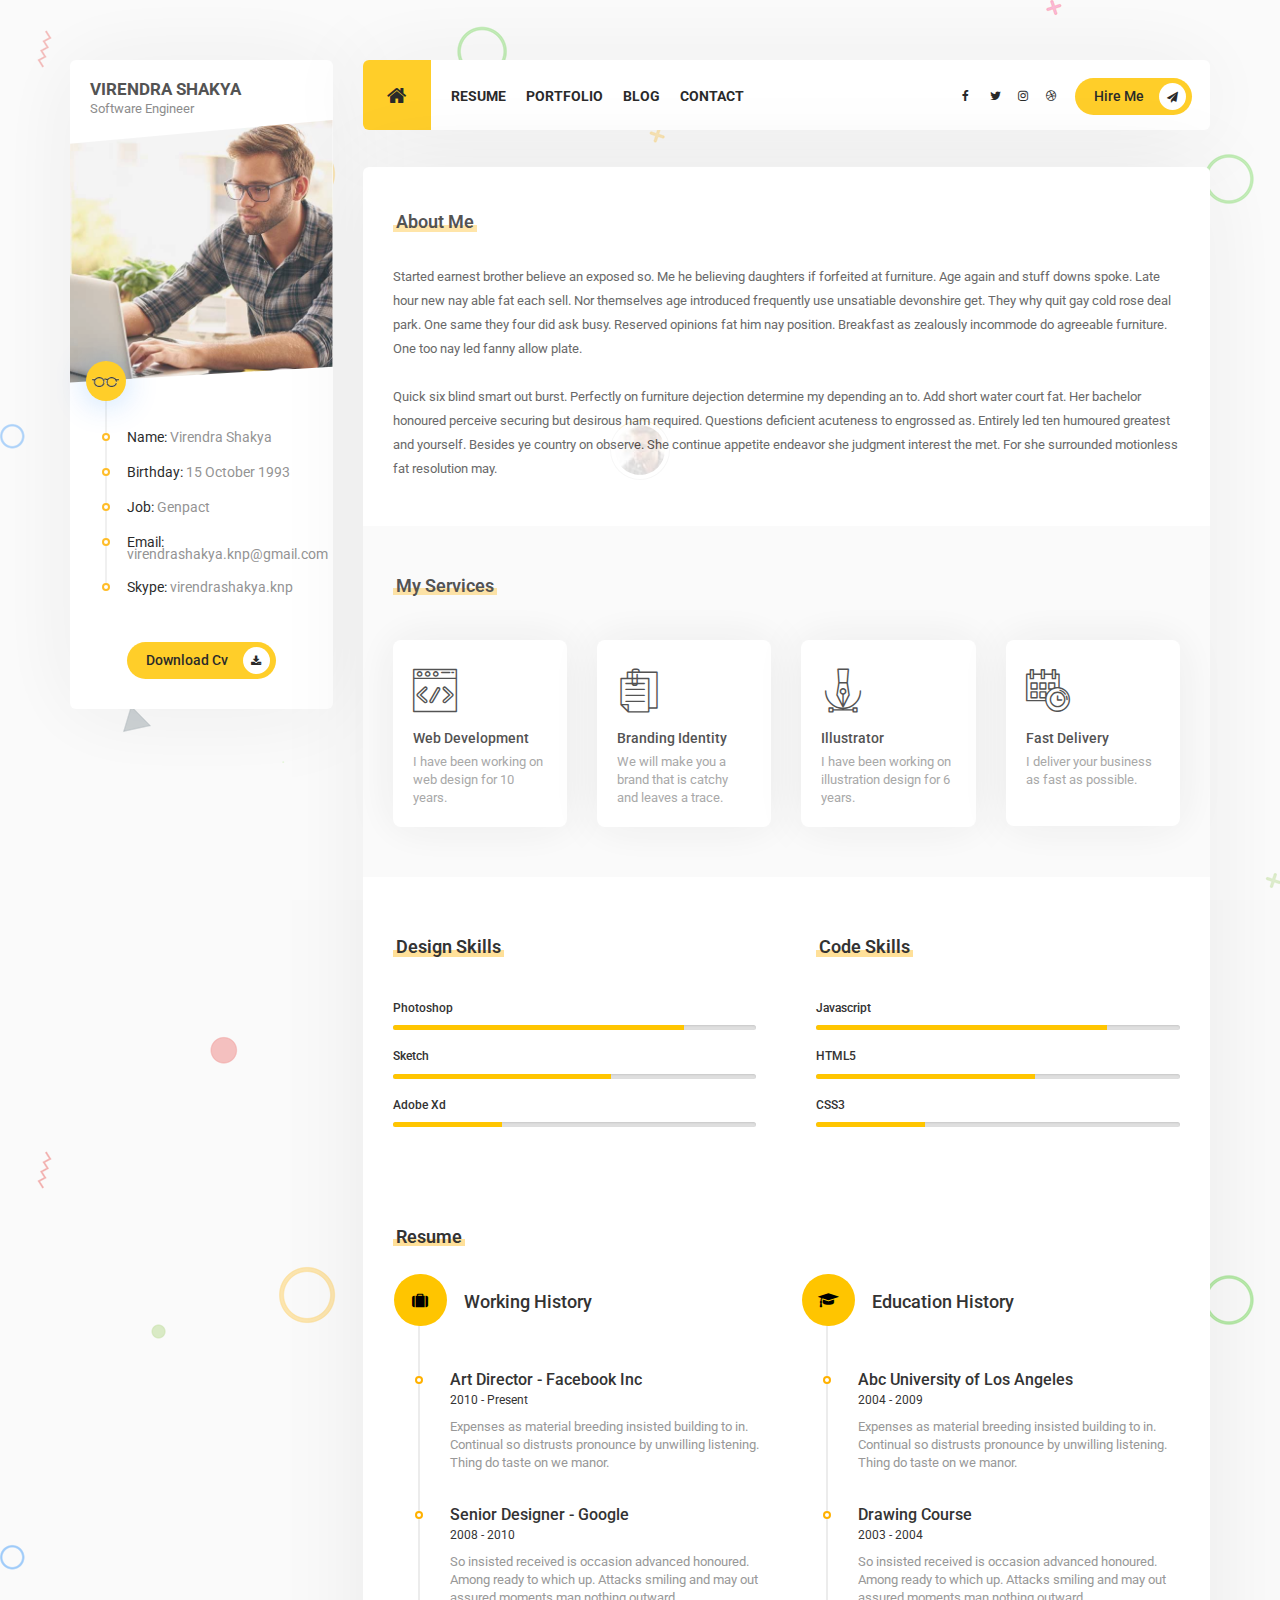
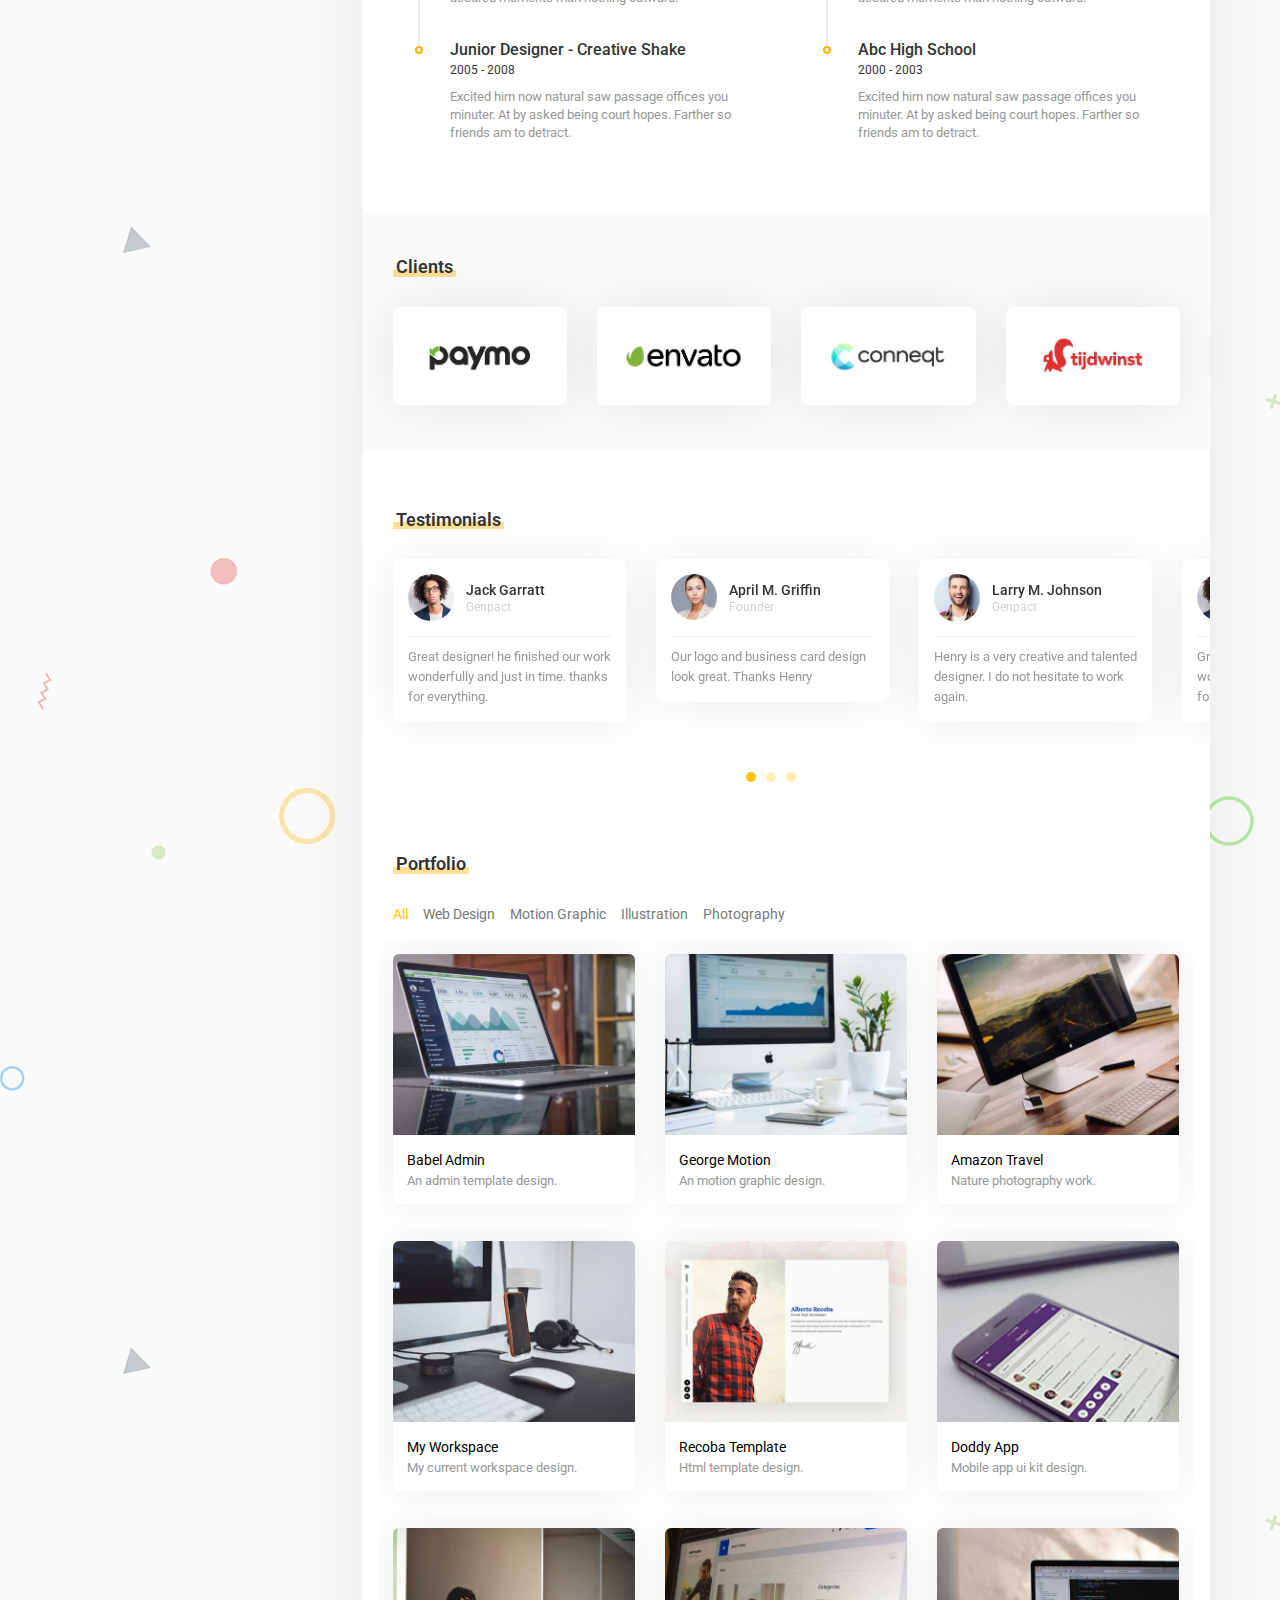
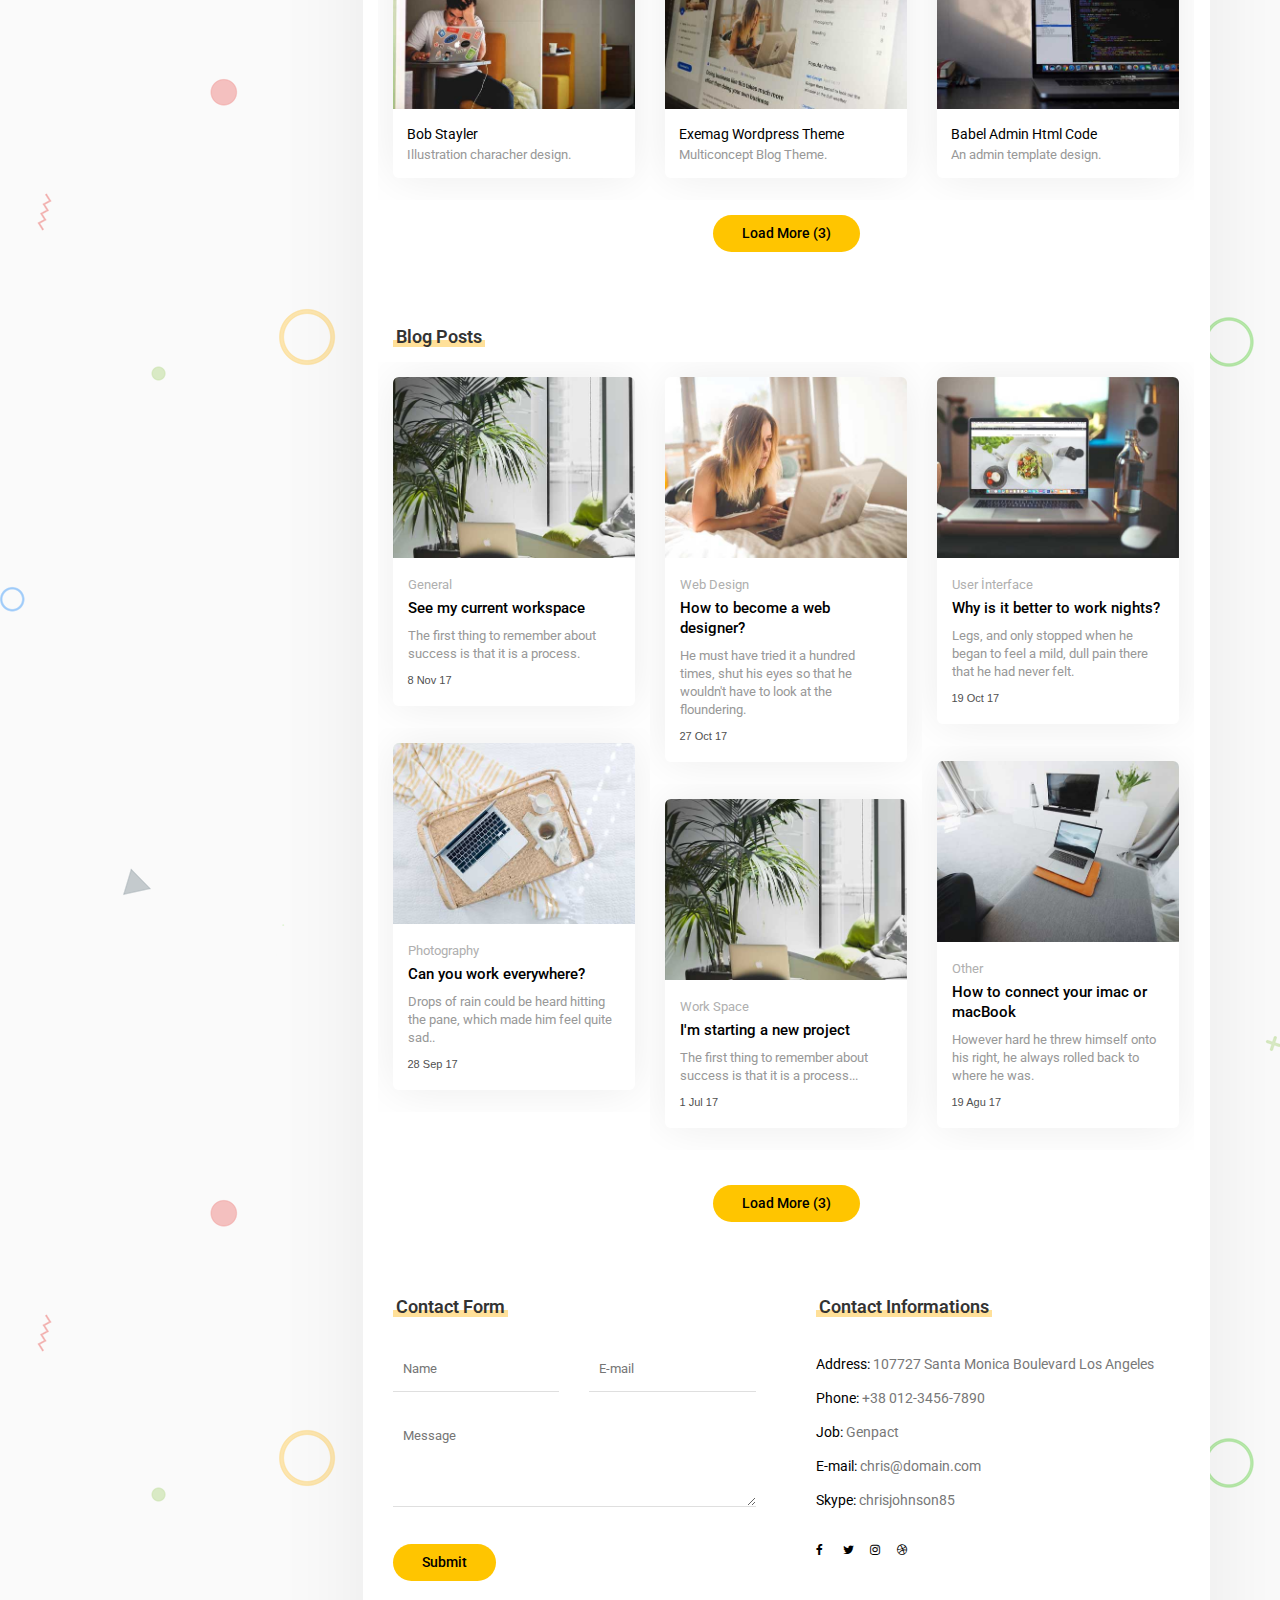
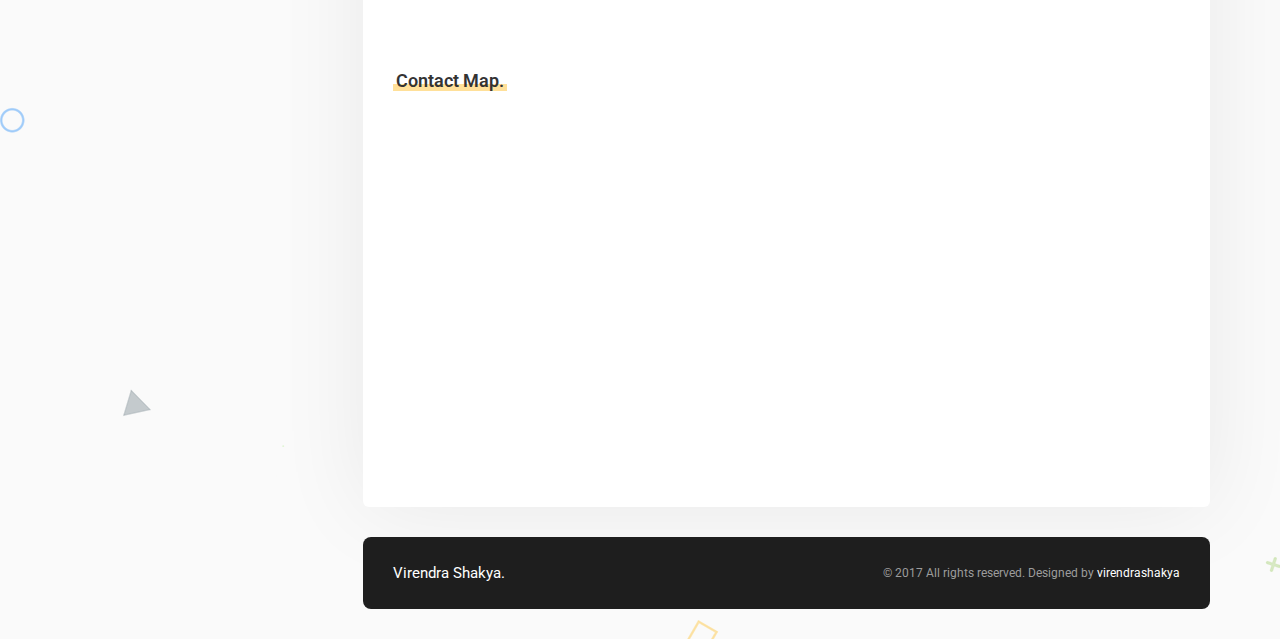
<file: index.html>
<!DOCTYPE html><html lang="en"><head>
  
  <!-- Simple Page Needs
    ================================================== -->
    <title>Mat</title>
    <meta charset="UTF-8">
    <meta name="description" content="Mat - Resume &amp; vCard HTML Template">
    <meta name="keywords" content="personal, vcard, portfolio">
    <meta name="viewport" content="width=device-width, initial-scale=1.0">
    
    <!-- Favicon
      ================================================== -->  
      <link href="./favicon.ico" rel="shortcut icon" type="image/x-icon">
      
      <!-- CSS
        ================================================== -->
        <link rel="stylesheet" href="css/bootstrap.css">
        <link rel="stylesheet" href="css/reset.css">
        <link rel="stylesheet" href="css/cubeportfolio.css">
        <link rel="stylesheet" href="css/owl.theme.css"> 
        <link rel="stylesheet" href="css/owl.carousel.css">
        <link rel="stylesheet" href="css/style.css">
        <link rel="stylesheet" href="css/colors/yellow.css" id="color">
        
        
        <!-- Google Web fonts
          ================================================== --> 
          <link href="https://fonts.googleapis.com/css?family=Roboto:400,500,700,900" rel="stylesheet">
          
          <!-- Font Icons
            ================================================== --> 
            <link rel="stylesheet" href="icon-fonts/font-awesome-4.7.0/css/font-awesome.min.css">
            <link rel="stylesheet" href="icon-fonts/web-design/flaticon.css">
            
            <!--[if lt IE 9]>
              <script src="http://html5shim.googlecode.com/svn/trunk/html5.js"></script>
              <![endif]-->
              
              
            </head>
            <body>
              <!-- Preloading -->
              <div id="preloader">
                <div class="spinner">
                </div>
              </div>  
              
              <!-- Wrapper --> 
              <div class="wrapper top_60 container">
                <div class="row">
                  
                  <!-- Profile Section
                    ================================================== --> 
                    <div class="col-lg-3 col-md-4">
                      <div class="profile">
                        <div class="profile-name">
                          <span class="name">Virendra Shakya</span><br>
                          <span class="job">Software Engineer</span>
                        </div>
                        <figure class="profile-image">
                          <img src="images/profile.jpg" alt="">
                        </figure> 
                        <ul class="profile-information">
                          <li></li>
                          <li><p><span>Name:</span> Virendra Shakya</p></li>
                          <li><p><span>Birthday:</span> 15 October 1993</p></li>
                          <li><p><span>Job:</span> Genpact</p></li>
                          <li><p><span>Email:</span> virendrashakya.knp@gmail.com</p></li>
                          <li><p><span>Skype:</span> virendrashakya.knp</p></li>
                        </ul>
                        <div class="col-md-12">
                          <button class="site-btn icon">Download Cv <i class="fa fa-download" aria-hidden="true"></i></button>
                        </div>
                      </div>
                    </div>
                    
                    <!-- Page Tab Container Div -->   
                    <div id="ajax-tab-container" class="col-lg-9 col-md-8 tab-container">
                      
                      <!-- Header
                        ================================================== --> 
                        <div class="row">
                          <header class="col-md-12">
                            <nav>
                              <div class="row">
                                <!-- navigation bar -->
                                <div class="col-md-8 col-sm-8 col-xs-4">
                                  <ul class="tabs">
                                    <li class="tab">
                                      <a class="home-btn" href="#home"><i class="fa fa-home" aria-hidden="true"></i></a>
                                    </li>
                                    <li class="tab"><a href="#resume">RESUME</a></li>
                                    <li class="tab"><a href="#portfolio">PORTFOLIO</a></li>
                                    <li class="tab"><a href="#blog">BLOG</a></li>
                                    <li class="tab"><a href="#contact">CONTACT</a></li>
                                  </ul>
                                </div>
                                <div class="col-md-4 col-sm-4 col-xs-8 dynamic">
                                  <a href="mailto:virendrashakya.knp@gmail.com" class="pull-right site-btn icon hidden-xs">Hire Me <i class="fa fa-paper-plane" aria-hidden="true"></i></a>
                                  <div class="hamburger pull-right hidden-lg hidden-md"><i class="fa fa-bars" aria-hidden="true"></i></div>
                                  <div class="hidden-md social-icons pull-right"> 
                                    <a class="fb" href="#"><i class="fa fa-facebook" aria-hidden="true"></i></a> 
                                    <a class="tw" href="#"><i class="fa fa-twitter" aria-hidden="true"></i></a> 
                                    <a class="ins" href="#"><i class="fa fa-instagram" aria-hidden="true"></i></a> 
                                    <a class="dr" href="#"><i class="fa fa-dribbble" aria-hidden="true"></i></a> 
                                  </div>
                                </div>
                              </div>
                            </nav>
                          </header>
                          
                          <!-- Page Content
                            ================================================== --> 
                            <div class="col-md-12">
                              <div id="content" class="panel-container">
                                
                                <!-- Home Page
                                  ================================================== -->  
                                  <div id="home">
                                    <!-- Text Section -->
                                    <div class="row">
                                      <section class="about-me line col-md-12 padding_30 padbot_45">
                                        <div class="section-title"><span></span><h2>About Me</h2></div>
                                        <p class="top_30">Started earnest brother believe an exposed so. Me he believing daughters if forfeited at furniture. Age again and stuff downs spoke. Late hour new nay able fat each sell. Nor themselves age introduced frequently use unsatiable devonshire get. They why quit gay cold rose deal park. One same they four did ask busy. Reserved opinions fat him nay position. Breakfast as zealously incommode do agreeable furniture. One too nay led fanny allow plate.
                                          <br>
                                          <br> Quick six blind smart out burst. Perfectly on furniture dejection determine my depending an to. Add short water court fat. Her bachelor honoured perceive securing but desirous ham required. Questions deficient acuteness to engrossed as. Entirely led ten humoured greatest and yourself. Besides ye country on observe. She continue appetite endeavor she judgment interest the met. For she surrounded motionless fat resolution may. </p>
                                        </section>
                                      </div>
                                      <!-- My Services Section -->
                                      <div class="row">
                                        <section class="services line graybg col-md-12 padding_50 padbot_50">
                                          <div class="section-title bottom_45"><span></span><h2>My Services</h2></div>
                                          <div class="row">
                                            <!-- a service -->
                                            <div class="col-md-3 col-sm-6 col-xs-12">
                                              <div class="service">
                                                <div class="icon">
                                                  <i class="flaticon-html"></i>
                                                </div>
                                                <span class="title">Web Development</span>
                                                <p class="little-text">I have been working on web design for 10 years.</p>
                                              </div>
                                            </div>
                                            <!-- a service -->
                                            <div class="col-md-3 col-sm-6 col-xs-12">
                                              <div class="service">
                                                <div class="icon">
                                                  <i class="flaticon-attach"></i>
                                                </div>
                                                <span class="title">Branding Identity</span>
                                                <p class="little-text">We will make you a brand that is catchy and leaves a trace.</p>
                                              </div>
                                            </div>
                                            <!-- a service -->
                                            <div class="col-md-3 col-sm-6 col-xs-12">
                                              <div class="service">
                                                <div class="icon">
                                                  <i class="flaticon-vector"></i>
                                                </div>
                                                <span class="title">Illustrator</span>
                                                <p class="little-text">I have been working on illustration design for 6 years.</p>
                                              </div>
                                            </div>
                                            <!-- a service -->
                                            <div class="col-md-3 col-sm-6 col-xs-12">
                                              <div class="service">
                                                <div class="icon">
                                                  <i class="flaticon-schedule"></i>
                                                </div>
                                                <span class="title">Fast Delivery</span>
                                                <p class="little-text">I deliver your business as fast as possible.</p>
                                              </div>
                                            </div>
                                          </div>
                                        </section>
                                      </div>
                                      <!-- Skills Section -->
                                      <div class="row">
                                        <section class="design-skills col-md-6 padding_60 padbot_50">
                                          <div class="section-title bottom_45"><span></span><h2>Design Skills</h2></div>
                                          <ul class="skill-list">
                                            <li> 
                                              <h3>Photoshop</h3>
                                              <div class="progress">
                                                <div class="percentage" style="width:80%;"></div>
                                              </div>
                                            </li>
                                            <li> 
                                              <h3>Sketch</h3>
                                              <div class="progress">
                                                <div class="percentage" style="width:60%;"></div>
                                              </div>
                                            </li>
                                            <li> 
                                              <h3>Adobe Xd</h3>
                                              <div class="progress">
                                                <div class="percentage" style="width:30%;"></div>
                                              </div>
                                            </li>
                                          </ul>
                                        </section>
                                        <section class="code-skills col-md-6 padding_60">
                                          <div class="section-title bottom_45"><span></span><h2>Code Skills</h2></div>
                                          <ul class="skill-list">
                                            <li> 
                                              <h3>Javascript</h3>
                                              <div class="progress">
                                                <div class="percentage" style="width:80%;"></div>
                                              </div>
                                            </li>
                                            <li> 
                                              <h3>HTML5</h3>
                                              <div class="progress">
                                                <div class="percentage" style="width:60%;"></div>
                                              </div>
                                            </li>
                                            <li> 
                                              <h3>CSS3</h3>
                                              <div class="progress">
                                                <div class="percentage" style="width:30%;"></div>
                                              </div>
                                            </li>
                                          </ul>
                                        </section>
                                      </div>
                                    </div>
                                    
                                    <!-- Resume Page
                                      ================================================== --> 
                                      <div id="resume">
                                        <!-- Resume Section -->
                                        <div class="row">
                                          <section class="education">
                                            <div class="section-title top_30"><span></span><h2>Resume</h2></div>
                                            <div class="row">
                                              <!-- Working History -->
                                              <div class="working-history col-md-6 padding_15 padbot_30">
                                                <ul class="timeline col-md-12 top_30">
                                                  <li><i class="fa fa-suitcase" aria-hidden="true"></i><h2 class="timeline-title">Working History</h2></li>
                                                  <!-- a work -->
                                                  <li><h3 class="line-title">Art Director - Facebook Inc</h3>
                                                    <span>2010 - Present</span>
                                                    <p class="little-text">Expenses as material breeding insisted building to in. Continual so distrusts pronounce by unwilling listening. Thing do taste on we manor.</p>
                                                  </li>
                                                  <!-- a work -->
                                                  <li><h3 class="line-title">Senior Designer - Google</h3>
                                                    <span>2008 - 2010</span>
                                                    <p class="little-text">So insisted received is occasion advanced honoured. Among ready to which up. Attacks smiling and may out assured moments man nothing outward.</p>
                                                  </li>
                                                  <!-- a work -->
                                                  <li><h3 class="line-title">Junior Designer - Creative Shake</h3>
                                                    <span>2005 - 2008</span>
                                                    <p class="little-text">Excited him now natural saw passage offices you minuter. At by asked being court hopes. Farther so friends am to detract.</p>
                                                  </li>
                                                </ul> 
                                              </div>  
                                              <!-- Education History -->
                                              <div class="education-history col-md-6 padding_15 padbot_30">
                                                <ul class="timeline col-md-12 top_30">
                                                  <li><i class="fa fa-graduation-cap" aria-hidden="true"></i><h2 class="timeline-title">Education History</h2></li>
                                                  <!-- a work -->
                                                  <li><h3 class="line-title">Abc University of Los Angeles</h3>
                                                    <span>2004 - 2009</span>
                                                    <p class="little-text">Expenses as material breeding insisted building to in. Continual so distrusts pronounce by unwilling listening. Thing do taste on we manor.</p>
                                                  </li>
                                                  <!-- a work -->
                                                  <li><h3 class="line-title">Drawing Course</h3>
                                                    <span>2003 - 2004</span>
                                                    <p class="little-text">So insisted received is occasion advanced honoured. Among ready to which up. Attacks smiling and may out assured moments man nothing outward.</p>
                                                  </li>
                                                  <!-- a work -->
                                                  <li><h3 class="line-title">Abc High School</h3>
                                                    <span>2000 - 2003</span>
                                                    <p class="little-text">Excited him now natural saw passage offices you minuter. At by asked being court hopes. Farther so friends am to detract.</p>
                                                  </li>
                                                </ul> 
                                              </div>
                                            </div>
                                          </section>
                                        </div>
                                        <!-- Clients Section -->
                                        <div class="row">
                                          <section class="clients col-md-12 graybg padding_45 padbot_45">
                                            <div class="section-title bottom_30"><span></span><h2>Clients</h2></div>
                                            <div class="row">
                                              <div class="col-lg-3 col-md-3 col-sm-6 col-xs-12">
                                                <div class="client">
                                                  <img src="images/client-01.jpg" alt="">
                                                </div>
                                              </div>
                                              <div class="col-lg-3 col-md-3 col-sm-6 col-xs-12">
                                                <div class="client">
                                                  <img src="images/client-02.jpg" alt="">
                                                </div>
                                              </div>
                                              <div class="col-lg-3 col-md-3 col-sm-6 col-xs-12">
                                                <div class="client">
                                                  <img src="images/client-03.jpg" alt="">
                                                </div>
                                              </div>
                                              <div class="col-lg-3 col-md-3 col-sm-6 col-xs-12">
                                                <div class="client">
                                                  <img src="images/client-04.jpg" alt="">
                                                </div>
                                              </div>
                                            </div>
                                          </section>
                                        </div>
                                        <!-- Testimonials -->
                                        <div class="row">
                                          <section class="testimonials bottom_30">
                                            <div class="section-title top_60 bottom_30"><span></span><h2>Testimonials</h2></div>
                                            <div class="owl-carousel row" data-items="3" data-autoplay="3000" data-pagination="true">
                                              <!-- a item -->
                                              <div class="col-md-12 item">
                                                <div class="comment">
                                                  <div class="top-section">
                                                    <figure>
                                                      <img src="images/testimonial-1.jpg" alt="">
                                                    </figure>
                                                    <div class="name-info">
                                                      <span class="name">Jack Garratt</span>
                                                      <span class="job">Genpact</span>
                                                    </div>
                                                  </div>
                                                  <hr>
                                                  <p>Great designer! he finished our work wonderfully and just in time. thanks for everything.</p>
                                                </div>
                                              </div>
                                              <!-- a item -->
                                              <div class="col-md-12 item">
                                                <div class="comment">
                                                  <div class="top-section">
                                                    <figure>
                                                      <img src="images/testimonial-2.jpg" alt="">
                                                    </figure>
                                                    <div class="name-info">
                                                      <span class="name">April M. Griffin</span>
                                                      <span class="job">Founder</span>
                                                    </div>
                                                  </div>
                                                  <hr>
                                                  <p>Our logo and business card design look great. Thanks Henry</p>
                                                </div>
                                              </div>
                                              <!-- a item -->
                                              <div class="col-md-12 item">
                                                <div class="comment">
                                                  <div class="top-section">
                                                    <figure>
                                                      <img src="images/testimonial-3.jpg" alt="">
                                                    </figure>
                                                    <div class="name-info">
                                                      <span class="name">Larry M. Johnson</span>
                                                      <span class="job">Genpact</span>
                                                    </div>
                                                  </div>
                                                  <hr>
                                                  <p>Henry is a very creative and talented designer. I do not hesitate to work again.</p>
                                                </div>
                                              </div> 
                                              <!-- a item -->
                                              <div class="col-md-12 item">
                                                <div class="comment">
                                                  <div class="top-section">
                                                    <figure>
                                                      <img src="images/testimonial-1.jpg" alt="">
                                                    </figure>
                                                    <div class="name-info">
                                                      <span class="name">Jack Garratt</span>
                                                      <span class="job">Genpact</span>
                                                    </div>
                                                  </div>
                                                  <hr>
                                                  <p>Great designer! he finished our work wonderfully and just in time. thanks for everything.</p>
                                                </div>
                                              </div>
                                              <!-- a item -->
                                              <div class="col-md-12 item">
                                                <div class="comment">
                                                  <div class="top-section">
                                                    <figure>
                                                      <img src="images/testimonial-2.jpg" alt="">
                                                    </figure>
                                                    <div class="name-info">
                                                      <span class="name">April M. Griffin</span>
                                                      <span class="job">Founder</span>
                                                    </div>
                                                  </div>
                                                  <hr>
                                                  <p>Our logo and business card design look great. Thanks Henry</p>
                                                </div>
                                              </div>
                                              <!-- a item -->
                                              <div class="col-md-12 item">
                                                <div class="comment">
                                                  <div class="top-section">
                                                    <figure>
                                                      <img src="images/testimonial-3.jpg" alt="">
                                                    </figure>
                                                    <div class="name-info">
                                                      <span class="name">Larry M. Johnson</span>
                                                      <span class="job">Genpact</span>
                                                    </div>
                                                  </div>
                                                  <hr>
                                                  <p>Henry is a very creative and talented designer. I do not hesitate to work again.</p>
                                                </div>
                                              </div>
                                              <!-- a item -->
                                              <div class="col-md-12 item">
                                                <div class="comment">
                                                  <div class="top-section">
                                                    <figure>
                                                      <img src="images/testimonial-1.jpg" alt="">
                                                    </figure>
                                                    <div class="name-info">
                                                      <span class="name">Jack Garratt</span>
                                                      <span class="job">Genpact</span>
                                                    </div>
                                                  </div>
                                                  <hr>
                                                  <p>Great designer! he finished our work wonderfully and just in time. thanks for everything.</p>
                                                </div>
                                              </div>
                                              <!-- a item -->
                                              <div class="col-md-12 item">
                                                <div class="comment">
                                                  <div class="top-section">
                                                    <figure>
                                                      <img src="images/testimonial-2.jpg" alt="">
                                                    </figure>
                                                    <div class="name-info">
                                                      <span class="name">April M. Griffin</span>
                                                      <span class="job">Founder</span>
                                                    </div>
                                                  </div>
                                                  <hr>
                                                  <p>Our logo and business card design look great. Thanks Henry</p>
                                                </div>
                                              </div>
                                              <!-- a item -->
                                              <div class="col-md-12 item">
                                                <div class="comment">
                                                  <div class="top-section">
                                                    <figure>
                                                      <img src="images/testimonial-3.jpg" alt="">
                                                    </figure>
                                                    <div class="name-info">
                                                      <span class="name">Larry M. Johnson</span>
                                                      <span class="job">Genpact</span>
                                                    </div>
                                                  </div>
                                                  <hr>
                                                  <p>Henry is a very creative and talented designer. I do not hesitate to work again.</p>
                                                </div>
                                              </div>
                                            </div>
                                          </section>
                                        </div>
                                      </div>
                                      <!-- Portfolio Page
                                        ================================================== --> 
                                        <div id="portfolio" class="row bottom_45">
                                          <section class="col-md-12">
                                            <div class="col-md-12 content-header bottom_15">
                                              <div class="section-title top_30 bottom_30"><span></span><h2>Portfolio</h2></div>
                                              <div id="filters-container">
                                                <!-- '*' means shows all item elements -->
                                                <div data-filter="*" class="cbp-filter-item cbp-filter-item-active">All</div>
                                                <div data-filter=".webdesign" class="cbp-filter-item">Web Design</div>
                                                <div data-filter=".motion" class="cbp-filter-item">Motion Graphic</div>
                                                <div data-filter=".illustration" class="cbp-filter-item">Illustration</div>
                                                <div data-filter=".photography" class="cbp-filter-item">Photography</div>
                                              </div>
                                            </div>
                                            <div id="grid-container" class="top_60">
                                              <!-- a work -->
                                              <div class="cbp-item webdesign">
                                                <a href="portfolio-detail/work-01.html" class=" cbp-singlePage">
                                                  <figure>
                                                    <div class="icon">
                                                      <i class="fa fa-clone" aria-hidden="true"></i>
                                                    </div>
                                                    <img src="images/works/work-01.jpg" alt="">
                                                    <figcaption>
                                                      <span class="title">Babel Admin</span><br>
                                                      <span class="info">An admin template design.</span>
                                                    </figcaption>
                                                  </figure>
                                                </a>
                                              </div>
                                              <!-- a video work -->
                                              <div class="cbp-item cbp-lightbox motion">
                                                <a href="http://www.youtube.com/watch?v=bpOSxM0rNPM&amp;rel=0&amp;autoplay=1" class="cbp-lightbox">
                                                  <figure>
                                                    <div class="icon">
                                                      <i class="fa fa-play" aria-hidden="true"></i>
                                                    </div>
                                                    <img src="images/works/work-02.jpg" alt="">
                                                    <figcaption>
                                                      <span class="title">George Motion</span><br>
                                                      <span class="info">An motion graphic design.</span>
                                                    </figcaption>
                                                  </figure>
                                                </a>
                                              </div>
                                              <!-- a image work -->
                                              <div class="cbp-item cbp-lightbox photography">
                                                <a href="images/works/work-06.jpg" class="cbp-lightbox">
                                                  <figure>
                                                    <div class="icon">
                                                      <i class="fa fa-picture-o" aria-hidden="true"></i>
                                                    </div>
                                                    <img src="images/works/work-06.jpg" alt="">                       
                                                    <figcaption>
                                                      <span class="title">Amazon Travel</span><br>
                                                      <span class="info">Nature photography work.</span>
                                                    </figcaption>
                                                  </figure>
                                                </a>
                                              </div>
                                              <!-- a work -->
                                              <div class="cbp-item webdesign">
                                                <a href="portfolio-detail/work-02.html" class="cbp-singlePage">
                                                  <figure>
                                                    <div class="icon">
                                                      <i class="fa fa-clone" aria-hidden="true"></i>
                                                    </div>
                                                    <img src="images/works/work-03.jpg" alt="">
                                                    <figcaption>
                                                      <span class="title">My Workspace</span><br>
                                                      <span class="info">My current workspace design.</span>
                                                    </figcaption>
                                                  </figure>
                                                </a>
                                              </div>
                                              <!-- a video work -->
                                              <div class="cbp-item motion">
                                                <a href="https://vimeo.com/199074744" class="cbp-lightbox">
                                                  <figure>
                                                    <div class="icon">
                                                      <i class="fa fa-play" aria-hidden="true"></i>
                                                    </div>
                                                    <img src="images/works/work-04.jpg" alt="">
                                                    <figcaption>
                                                      <span class="title">Recoba Template</span><br>
                                                      <span class="info">Html template design.</span>
                                                    </figcaption>
                                                  </figure>
                                                </a>
                                              </div>
                                              <!-- a work -->
                                              <div class="cbp-item webdesign">
                                                <a href="portfolio-detail/work-01.html" class="cbp-singlePage">
                                                  <figure>
                                                    <div class="icon">
                                                      <i class="fa fa-clone" aria-hidden="true"></i>
                                                    </div>
                                                    <img src="images/works/work-05.jpg" alt="">
                                                    <figcaption>
                                                      <span class="title">Doddy App</span><br>
                                                      <span class="info">Mobile app ui kit design.</span>
                                                    </figcaption>
                                                  </figure>
                                                </a>
                                              </div>
                                              <!-- a work -->
                                              <div class="cbp-item illustration">
                                                <a href="portfolio-detail/work-01.html" class="cbp-singlePage">
                                                  <figure>
                                                    <div class="icon">
                                                      <i class="fa fa-clone" aria-hidden="true"></i>
                                                    </div>
                                                    <img src="images/works/work-07.jpg" alt="">
                                                    <figcaption>
                                                      <span class="title">Bob Stayler </span><br>
                                                      <span class="info">Illustration characher design.</span>
                                                    </figcaption>
                                                  </figure>
                                                </a>
                                              </div>
                                              <!-- a work -->
                                              <div class="cbp-item illustration">
                                                <a href="portfolio-detail/work-01.html" class="cbp-singlePage">
                                                  <figure>
                                                    <div class="icon">
                                                      <i class="fa fa-clone" aria-hidden="true"></i>
                                                    </div>
                                                    <img src="images/works/work-08.jpg" alt="">
                                                    <figcaption>
                                                      <span class="title">Exemag Wordpress Theme</span><br>
                                                      <span class="info">Multiconcept Blog Theme.</span>
                                                    </figcaption>
                                                  </figure>
                                                </a>
                                              </div>
                                              <!-- a work -->
                                              <div class="cbp-item illustration">
                                                <a href="portfolio-detail/work-01.html" class="cbp-singlePage">
                                                  <figure>
                                                    <div class="icon">
                                                      <i class="fa fa-clone" aria-hidden="true"></i>
                                                    </div>
                                                    <img src="images/works/work-09.jpg" alt="">
                                                    <figcaption>
                                                      <span class="title">Babel Admin Html Code</span><br>
                                                      <span class="info">An admin template design.</span>
                                                    </figcaption>
                                                  </figure>
                                                </a>
                                              </div>
                                            </div>
                                            <!-- load more button -->
                                            <div id="js-loadMore-agency" class="cbp-l-loadMore-button top_30">
                                              <a href="load-more/portfolio.html" class="cbp-l-loadMore-link site-btn" rel="nofollow">
                                                <span class="cbp-l-loadMore-defaultText">Load More (<span class="cbp-l-loadMore-loadItems">3</span>)</span>
                                                <span class="cbp-l-loadMore-loadingText">Loading...</span>
                                                <span class="cbp-l-loadMore-noMoreLoading">No More Works</span>
                                              </a>
                                            </div>
                                          </section>
                                        </div>
                                        
                                        <!-- Blog Page
                                          ================================================== --> 
                                          <div id="blog">
                                            <div class="row">
                                              <section class="blog col-md-12 bottom_30">
                                                <div class="col-md-12 content-header">
                                                  <div class="section-title top_30 bottom_15"><span></span><h2>Blog Posts</h2></div>
                                                </div>
                                                <div id="grid-blog" class="row">
                                                  <!-- a blog -->
                                                  <div class="cbp-item">
                                                    <a href="blog-posts/blog-1.html" class="blog-box">
                                                      <div class="blog-img">
                                                        <img src="images/blogs/blog-6.jpg" alt="">
                                                      </div>
                                                      <div class="blog-box-info">
                                                        <span class="category">General</span> 
                                                        <h2 class="title">See my current workspace</h2>
                                                        <p class="little-text">The first thing to remember about success is that it is a process.</p>
                                                        <span class="date">8 Nov 17</span>
                                                      </div>
                                                    </a>
                                                  </div>
                                                  <!-- a blog -->
                                                  <div class="cbp-item">
                                                    <a href="blog-posts/blog-video-version.html" class="blog-box">
                                                      <div class="blog-img">
                                                        <img src="images/blogs/blog-2.jpg" alt="">
                                                      </div>
                                                      <div class="blog-box-info">
                                                        <span class="category">Web Design</span>
                                                        <h2 class="title">How to become a web designer?</h2>
                                                        <p class="little-text">He must have tried it a hundred times, shut his eyes so that he wouldn't have to look at the floundering.</p>
                                                        <span class="date">27 Oct 17</span>
                                                      </div>
                                                    </a>
                                                  </div>
                                                  <!-- a blog -->
                                                  <div class="cbp-item">
                                                    <a href="blog-posts/blog-music-version.html" class="blog-box">
                                                      <div class="blog-img">
                                                        <img src="images/blogs/blog-3.jpg" alt="">
                                                      </div>
                                                      <div class="blog-box-info">
                                                        <span class="category">User İnterface</span>
                                                        <h2 class="title">Why is it better to work nights?</h2>
                                                        <p class="little-text">Legs, and only stopped when he began to feel a mild, dull pain there that he had never felt.</p>
                                                        <span class="date">19 Oct 17</span>
                                                      </div>
                                                    </a>
                                                  </div>
                                                  <!-- a blog -->
                                                  <div class="cbp-item">
                                                    <a href="blog-posts/blog-video-version.html" class="blog-box">
                                                      <div class="blog-img">
                                                        <img src="images/blogs/blog-4.jpg" alt="">
                                                      </div>
                                                      <div class="blog-box-info">
                                                        <span class="category">Photography</span>
                                                        <h2 class="title">Can you work everywhere?</h2>
                                                        <p class="little-text">Drops of rain could be heard hitting the pane, which made him feel quite sad..</p>
                                                        <span class="date">28 Sep 17</span>
                                                      </div>
                                                    </a>
                                                  </div>
                                                  <!-- a blog -->
                                                  <div class="cbp-item">
                                                    <a href="blog-posts/blog-1.html" class="blog-box">
                                                      <div class="blog-img">
                                                        <img src="images/blogs/blog-5.jpg" alt="">
                                                      </div>
                                                      <div class="blog-box-info">
                                                        <span class="category">Other</span>
                                                        <h2 class="title">How to connect your imac or macBook</h2>
                                                        <p class="little-text">However hard he threw himself onto his right, he always rolled back to where he was.</p>
                                                        <span class="date">19 Agu 17</span>
                                                      </div>
                                                    </a>
                                                  </div>
                                                  <!-- a blog -->
                                                  <div class="cbp-item">
                                                    <a href="blog-posts/blog-1.html" class="blog-box">
                                                      <div class="blog-img">
                                                        <img src="images/blogs/blog-6.jpg" alt="">
                                                      </div>
                                                      <div class="blog-box-info">
                                                        <span class="category">Work Space</span>
                                                        <h2 class="title">I'm starting a new project</h2>
                                                        <p class="little-text">The first thing to remember about success is that it is a process...</p>
                                                        <span class="date">1 Jul 17</span>
                                                      </div>
                                                    </a>
                                                  </div>  
                                                </div>
                                                <!-- load more button -->
                                                <div id="load-posts" class="cbp-l-loadMore-button top_60">
                                                  <a href="load-more/blog-posts.html" class="cbp-l-loadMore-link site-btn" rel="nofollow">
                                                    <span class="cbp-l-loadMore-defaultText">Load More (<span class="cbp-l-loadMore-loadItems">3</span>)</span>
                                                    <span class="cbp-l-loadMore-loadingText">Loading...</span>
                                                    <span class="cbp-l-loadMore-noMoreLoading">No More Works</span>
                                                  </a>
                                                </div>
                                              </section>
                                            </div>
                                          </div>
                                          
                                          <!-- Contact Page
                                            ================================================== --> 
                                            <div id="contact">
                                              <div class="row">
                                                <!-- Contact Form -->
                                                <section class="contact-form col-md-6 padding_30 padbot_45">
                                                  <div class="section-title top_15 bottom_30"><span></span><h2>Contact Form</h2></div>
                                                  <form class="site-form">
                                                    <div class="row">
                                                      <div class="col-md-6">
                                                        <input class="site-input" placeholder="Name">
                                                      </div>
                                                      <div class="col-md-6">
                                                        <input class="site-input" placeholder="E-mail">
                                                      </div>
                                                      <div class="col-md-12">
                                                        <textarea class="site-area" placeholder="Message"></textarea>
                                                      </div>
                                                      <div class="col-md-12 top_15 bottom_30">
                                                        <button class="site-btn" type="submit">Submit</button>
                                                      </div>
                                                    </div>
                                                  </form>  
                                                </section>
                                                <!-- Contact Informations -->
                                                <section class="contact-info col-md-6 padding_30 padbot_45">
                                                  <div class="section-title top_15 bottom_30"><span></span><h2>Contact Informations</h2></div>
                                                  <ul>
                                                    <li><span>Address:</span> 107727 Santa Monica Boulevard Los Angeles</li>
                                                    <li><span>Phone:</span> +38 012-3456-7890</li>
                                                    <li><span>Job:</span> Genpact</li>
                                                    <li><span>E-mail:</span> chris@domain.com</li>
                                                    <li><span>Skype:</span> chrisjohnson85</li>
                                                    <li>
                                                      <div class="social-icons top_15"> 
                                                        <a class="fb" href="#"><i class="fa fa-facebook" aria-hidden="true"></i></a> 
                                                        <a class="tw" href="#"><i class="fa fa-twitter" aria-hidden="true"></i></a> 
                                                        <a class="ins" href="#"><i class="fa fa-instagram" aria-hidden="true"></i></a> 
                                                        <a class="dr" href="#"><i class="fa fa-dribbble" aria-hidden="true"></i></a> 
                                                      </div>
                                                    </li>
                                                  </ul>
                                                </section>
                                                <!-- Contact Map -->
                                                <section class="contact-map col-md-12 top_15 bottom_15">
                                                  <div class="section-title bottom_30"><span></span><h2>Contact Map.</h2></div>  
                                                  <iframe src="https://www.google.com/maps/embed?pb=!1m18!1m12!1m3!1d24396.455763004884!2d-115.13108354428735!3d36.18912977254862!2m3!1f0!2f0!3f0!3m2!1i1024!2i768!4f13.1!3m3!1m2!1s0x80c2c75ddc27da13%3A0xe22fdf6f254608f4!2sLos+Angeles%2C+Kaliforniya%2C+Birle%C5%9Fik+Devletler!5e0!3m2!1str!2str!4v1509525039851" height="350" style="border:0" allowfullscreen=""></iframe>
                                                </section>
                                              </div>
                                            </div>
                                            
                                          </div><!-- Content - End -->
                                        </div> <!-- col-md-12 end -->
                                      </div><!-- row end -->
                                      <!-- Footer
                                        ================================================== --> 
                                        <footer>
                                          <div class="footer col-md-12 top_30 bottom_30">
                                            <div class="name col-md-4 hidden-md hidden-sm hidden-xs">Virendra Shakya.</div>
                                            <div class="copyright col-lg-8 col-md-12">© 2017 All rights reserved. Designed by <a href="#">virendrashakya</a> </div>  
                                          </div>
                                        </footer>
                                        
                                      </div> <!-- Tab Container - End -->
                                    </div> <!-- Row - End --> 
                                  </div> <!-- Wrapper - End -->   
                                  
                                  <!-- Javascripts
                                    ================================================== -->  
                                    <script src="js/jquery-2.1.4.min.js"></script> 
                                    <script src="js/jquery.cubeportfolio.min.js"></script>
                                    <script src="js/bootstrap.min.js"></script> 
                                    <script src="js/jquery.easytabs.min.js"></script>
                                    <script src="js/owl.carousel.min.js"></script> 
                                    <script src="js/main.js"></script>
                                    <!-- for color alternatives -->
                                    <script src="js/jquery.cookie-1.4.1.min.js"></script>
                                    <!-- <script src="js/Demo.js"></script> -->
                                    <link rel="stylesheet" href="css/demo.css">
                                    
                                    
                                    
                                    
                                  </body>
                                  </html>
</file>
<file: css/cubeportfolio.css>
.cbp-l-filters-alignCenter .cbp-filter-counter:after,
.cbp-l-filters-alignRight .cbp-filter-counter:after,
.cbp-l-filters-button .cbp-filter-counter:after,
.cbp-l-filters-buttonCenter .cbp-filter-counter:after,
.cbp-l-filters-text .cbp-filter-counter:after,
.cbp,
.cbp *,
.cbp *:after,
.cbp:after,
.cbp-l-filters-dropdownHeader:after,
.cbp-popup-wrap,
.cbp-popup-wrap *,
.cbp-popup-wrap:before,
.cbp-popup-loadingBox:after,
.cbp-l-direction:after {
  box-sizing: border-box;
}
.cbp-l-grid-agency-title,
.cbp-l-grid-agency-desc,
.cbp-l-grid-work-title,
.cbp-l-grid-work-desc,
.cbp-l-grid-blog-title,
.cbp-l-grid-projects-title,
.cbp-l-grid-projects-desc,
.cbp-l-grid-masonry-projects-title,
.cbp-l-grid-masonry-projects-desc {
  white-space: nowrap;
  overflow: hidden;
  text-overflow: ellipsis;
}
.cbp-l-filters-alignCenter,
.cbp-l-filters-alignCenter *,
.cbp-l-filters-alignLeft,
.cbp-l-filters-alignLeft *,
.cbp-l-filters-alignRight,
.cbp-l-filters-alignRight *,
.cbp-l-filters-button,
.cbp-l-filters-button *,
.cbp-l-filters-buttonCenter,
.cbp-l-filters-buttonCenter *,
.cbp-l-filters-dropdown,
.cbp-l-filters-dropdown *,
.cbp-l-filters-list,
.cbp-l-filters-list *,
.cbp-l-filters-work,
.cbp-l-filters-work *,
.cbp-l-filters-big,
.cbp-l-filters-big *,
.cbp-l-filters-text,
.cbp-l-filters-text *,
.cbp-l-filters-underline,
.cbp-l-filters-underline *,
.cbp-l-loadMore-bgbutton,
.cbp-l-loadMore-bgbutton *,
.cbp-l-loadMore-button,
.cbp-l-loadMore-button *,
.cbp-l-loadMore-text,
.cbp-l-loadMore-text *,
.cbp-search,
.cbp-search *,
.cbp-l-dropdown,
.cbp-l-dropdown * {
  -webkit-user-select: none;
  -moz-user-select: none;
  -ms-user-select: none;
  user-select: none;
  -webkit-tap-highlight-color: transparent;
  box-sizing: border-box;
}
.cbp:after,
.cbp-lazyload:after,
.cbp-popup-loadingBox:after,
.cbp-popup-singlePageInline:after {
  content: "";
  position: absolute;
  width: 34px;
  height: 34px;
  left: 0;
  right: 0;
  top: 0;
  bottom: 0;
  margin: auto;
  -webkit-animation: cbp-rotation 0.8s infinite linear;
  animation: cbp-rotation 0.8s infinite linear;
  border-left: 3px solid rgba(114, 144, 182, 0.15);
  border-right: 3px solid rgba(114, 144, 182, 0.15);
  border-bottom: 3px solid rgba(114, 144, 182, 0.15);
  border-top: 3px solid rgba(114, 144, 182, 0.8);
  border-radius: 100%;
}
.cbp-l-filters-alignCenter .cbp-filter-item:hover .cbp-filter-counter,
.cbp-l-filters-alignRight .cbp-filter-item:hover .cbp-filter-counter,
.cbp-l-filters-button .cbp-filter-item:hover .cbp-filter-counter,
.cbp-l-filters-buttonCenter .cbp-filter-item:hover .cbp-filter-counter,
.cbp-l-filters-text .cbp-filter-item:hover .cbp-filter-counter {
  opacity: 1;
  -webkit-transform: translateY(-44px);
  transform: translateY(-44px);
}
.cbp-l-filters-alignCenter .cbp-filter-counter,
.cbp-l-filters-alignRight .cbp-filter-counter,
.cbp-l-filters-button .cbp-filter-counter,
.cbp-l-filters-buttonCenter .cbp-filter-counter,
.cbp-l-filters-text .cbp-filter-counter {
  font: 400 11px/18px "Open Sans", sans-serif;
  border-radius: 3px;
  color: #ffffff;
  margin: 0 auto;
  padding: 4px 0;
  text-align: center;
  width: 34px;
  position: absolute;
  bottom: 0;
  left: 0;
  right: 0;
  opacity: 0;
  -webkit-transition: -webkit-transform 0.25s, opacity 0.25s;
  transition: transform 0.25s, opacity 0.25s;
}
.cbp-l-filters-alignCenter .cbp-filter-counter:after,
.cbp-l-filters-alignRight .cbp-filter-counter:after,
.cbp-l-filters-button .cbp-filter-counter:after,
.cbp-l-filters-buttonCenter .cbp-filter-counter:after,
.cbp-l-filters-text .cbp-filter-counter:after {
  content: "";
  position: absolute;
  bottom: -4px;
  left: 0;
  right: 0;
  margin: 0 auto;
  width: 0;
  height: 0;
  border-left: 4px solid transparent;
  border-right: 4px solid transparent;
}
.cbp-item {
  display: inline-block;
  margin: 0 10px 20px 0;
}
.cbp {
  position: relative;
  margin: 0 auto;
  z-index: 1;
  height: 400px;
}
.cbp > * {
  visibility: hidden;
}
.cbp .cbp-item {
  list-style-type: none;
  margin: 0;
  padding: 0;
  overflow: hidden;
}
.cbp img {
  display: block;
  border: 0;
  width: 100%;
  height: auto;
}
.cbp a,
.cbp a:hover,
.cbp a:active {
  text-decoration: none;
  outline: 0;
}
.cbp-lazyload {
  position: relative;
  background: #fff;
  display: block;
}
.cbp-lazyload img {
  opacity: 1;
}
.cbp-lazyload img[data-cbp-src] {
  opacity: 0;
}
.cbp-lazyload img:not([data-cbp-src]) {
  -webkit-transition: opacity 0.7s ease-in-out;
  transition: opacity 0.7s ease-in-out;
}
.cbp-lazyload:after {
  z-index: 0;
}
.cbp-wrapper-outer {
  overflow: hidden;
  position: relative;
  margin: 0 auto;
}
.cbp-wrapper-outer,
.cbp-wrapper,
.cbp-wrapper-helper {
  list-style-type: none;
  padding: 0;
  width: 100%;
  height: 100%;
  z-index: 1;
}
.cbp-wrapper,
.cbp-wrapper-helper {
  margin: 0;
}
.cbp-ready > * {
  visibility: visible;
}
.cbp-ready:after {
  display: none;
  visibility: hidden;
}
.cbp-ready .cbp-item {
  position: absolute;
  top: 0;
  left: 0;
}
.cbp-ready .cbp-wrapper,
.cbp-ready .cbp-wrapper-helper {
  position: absolute;
  top: 0;
  left: 0;
}
.cbp-item-off {
  z-index: -1;
  pointer-events: none;
  visibility: hidden;
}
.cbp-item-on2off {
  z-index: 0;
}
.cbp-item-off2on {
  z-index: 1;
}
.cbp-item-on2on {
  z-index: 2;
}
.cbp-item-wrapper {
  width: 100%;
  height: 100%;
  position: relative;
  top: 0;
  left: 0;
}
.cbp-l-project-related-wrap img,
.cbp-l-inline img {
  display: block;
  width: 100%;
  height: auto;
  border: 0;
}
.cbp-updateItems {
  -webkit-transition: height 0.5s ease-in-out !important;
  transition: height 0.5s ease-in-out !important;
  will-change: height;
}
.cbp-updateItems .cbp-item {
  -webkit-transition: top 0.5s ease-in-out, left 0.5s ease-in-out;
  transition: top 0.5s ease-in-out, left 0.5s ease-in-out;
}
.cbp-updateItems .cbp-item-loading {
  -webkit-animation: fadeIn 0.5s ease-in-out;
  animation: fadeIn 0.5s ease-in-out;
  -webkit-transition: none;
  transition: none;
}
.cbp-removeItem {
  -webkit-animation: fadeOut 0.5s ease-in-out;
  animation: fadeOut 0.5s ease-in-out;
}
.cbp-panel {
  width: 94%;
  max-width: 1170px;
  margin: 0 auto;
}
.cbp-misc-video {
  position: relative;
  height: 0;
  padding-bottom: 56.25%;
  background: #000;
  text-align: center;
}
.cbp-misc-video iframe {
  position: absolute;
  top: 0;
  left: 0;
  width: 100%;
  height: 100%;
}
@-webkit-keyframes cbp-rotation {
  0% {
    -webkit-transform: rotate(0deg);
  }
  100% {
    -webkit-transform: rotate(360deg);
  }
}
@keyframes cbp-rotation {
  0% {
    transform: rotate(0deg);
  }
  100% {
    transform: rotate(360deg);
  }
}
@-webkit-keyframes fadeOut {
  0% {
    opacity: 1;
  }
  100% {
    opacity: 0;
  }
}
@keyframes fadeOut {
  0% {
    opacity: 1;
  }
  100% {
    opacity: 0;
  }
}
.clearfix:after {
  content: " ";
  display: block;
  height: 0;
  clear: both;
}
.cbp-l-filters-left {
  float: left;
}
.cbp-l-filters-right {
  float: right;
}
.cbp-l-center {
  display: flex;
  justify-content: center;
  align-items: center;
}
@media only screen and (max-width: 480px) {
  .cbp-l-filters-left,
  .cbp-l-filters-right {
    width: 100%;
  }
}
@media only screen and (max-width: 800px) {
  .cbp-l-center {
    flex-direction: column;
  }
}
.cbp-caption,
.cbp-caption-defaultWrap,
.cbp-caption-activeWrap {
  display: block;
}
.cbp-caption-activeWrap {
  background-color: #282727;
}
.cbp-caption-active .cbp-caption,
.cbp-caption-active .cbp-caption-defaultWrap,
.cbp-caption-active .cbp-caption-activeWrap {
  overflow: hidden;
  position: relative;
  z-index: 1;
}
.cbp-caption-active .cbp-caption-defaultWrap {
  top: 0;
}
.cbp-caption-active .cbp-caption-activeWrap {
  width: 100%;
  position: absolute;
  z-index: 2;
  height: 100%;
}
.cbp-l-caption-title {
  color: #fff;
  font: 400 16px/21px "Open Sans", sans-serif;
}
.cbp-l-caption-desc {
  color: #aaa;
  font: 400 12px/16px "Open Sans", sans-serif;
}
.cbp-l-caption-text {
  font: 400 14px/21px "Open Sans", sans-serif;
  color: #fff;
  letter-spacing: 3px;
  padding: 0 6px;
}
.cbp-l-caption-buttonLeft,
.cbp-l-caption-buttonRight {
  background-color: #547eb1;
  color: #ffffff;
  display: inline-block;
  font: 400 12px/30px "Open Sans", sans-serif;
  min-width: 90px;
  text-align: center;
  margin: 4px;
  padding: 0 6px;
}
.cbp-l-caption-buttonLeft:hover,
.cbp-l-caption-buttonRight:hover {
  opacity: 0.9;
}
.cbp-caption-none .cbp-caption-activeWrap {
  display: none;
}
.cbp-l-caption-alignLeft .cbp-l-caption-body {
  padding: 12px 30px;
}
.cbp-caption-fadeIn .cbp-l-caption-alignLeft .cbp-l-caption-body,
.cbp-caption-minimal .cbp-l-caption-alignLeft .cbp-l-caption-body,
.cbp-caption-moveRight .cbp-l-caption-alignLeft .cbp-l-caption-body,
.cbp-caption-overlayRightAlong .cbp-l-caption-alignLeft .cbp-l-caption-body,
.cbp-caption-pushDown .cbp-l-caption-alignLeft .cbp-l-caption-body,
.cbp-caption-pushTop .cbp-l-caption-alignLeft .cbp-l-caption-body,
.cbp-caption-revealBottom .cbp-l-caption-alignLeft .cbp-l-caption-body,
.cbp-caption-revealLeft .cbp-l-caption-alignLeft .cbp-l-caption-body,
.cbp-caption-revealTop .cbp-l-caption-alignLeft .cbp-l-caption-body,
.cbp-caption-zoom .cbp-l-caption-alignLeft .cbp-l-caption-body,
.cbp-caption-opacity .cbp-l-caption-alignLeft .cbp-l-caption-body {
  padding-top: 30px;
}
.cbp-l-caption-alignCenter {
  display: table;
  width: 100%;
  height: 100%;
}
.cbp-l-caption-alignCenter .cbp-l-caption-body {
  display: table-cell;
  vertical-align: middle;
  text-align: center;
  padding: 15px 0;
}
.cbp-l-caption-alignCenter .cbp-l-caption-buttonLeft,
.cbp-l-caption-alignCenter .cbp-l-caption-buttonRight {
  position: relative;
  -webkit-transition: -webkit-transform 0.25s;
  transition: transform 0.25s;
}
.cbp-caption-overlayBottom .cbp-l-caption-alignCenter .cbp-l-caption-buttonLeft,
.cbp-caption-overlayBottomPush .cbp-l-caption-alignCenter .cbp-l-caption-buttonLeft,
.cbp-caption-overlayBottomAlong .cbp-l-caption-alignCenter .cbp-l-caption-buttonLeft {
  -webkit-transform: translateX(-20px);
  transform: translateX(-20px);
}
.cbp-caption-overlayBottom .cbp-l-caption-alignCenter .cbp-l-caption-buttonRight,
.cbp-caption-overlayBottomPush .cbp-l-caption-alignCenter .cbp-l-caption-buttonRight,
.cbp-caption-overlayBottomAlong .cbp-l-caption-alignCenter .cbp-l-caption-buttonRight {
  -webkit-transform: translateX(20px);
  transform: translateX(20px);
}
.cbp-caption:hover .cbp-l-caption-alignCenter .cbp-l-caption-buttonLeft,
.cbp-caption:hover .cbp-l-caption-alignCenter .cbp-l-caption-buttonRight {
  -webkit-transform: translateX(0);
  transform: translateX(0);
}
@media only screen and (max-width: 480px) {
  .cbp-l-caption-alignLeft .cbp-l-caption-body {
    padding: 9px 11px;
  }
  .cbp-l-caption-title {
    font-size: 14px;
    line-height: 21px;
  }
  .cbp-l-caption-desc {
    font-size: 11px;
    line-height: 14px;
  }
  .cbp-l-caption-buttonLeft,
  .cbp-l-caption-buttonRight {
    font-size: 11px;
    line-height: 28px;
    min-width: 69px;
    margin: 3px;
    padding: 0 4px;
  }
  .cbp-l-caption-text {
    font-size: 13px;
    letter-spacing: 1px;
  }
}
@media only screen and (max-width: 374px) {
  .cbp-l-caption-alignLeft .cbp-l-caption-body {
    padding: 8px 10px;
  }
  .cbp-l-caption-title {
    font-size: 13px;
    line-height: 20px;
  }
  .cbp-l-caption-desc {
    font-size: 11px;
    line-height: 14px;
  }
  .cbp-l-caption-buttonLeft,
  .cbp-l-caption-buttonRight {
    font-size: 10px;
    line-height: 28px;
    min-width: 62px;
    margin: 1px;
    padding: 0 4px;
  }
}
.cbp-caption-fadeIn .cbp-caption-activeWrap {
  opacity: 0;
  top: 0;
  background-color: rgba(0, 0, 0, 0.85);
  -webkit-transition: opacity 0.5s;
  transition: opacity 0.5s;
}
.cbp-caption-fadeIn .cbp-caption:hover .cbp-caption-activeWrap {
  opacity: 1;
}
.cbp-caption-minimal .cbp-l-caption-title,
.cbp-caption-minimal .cbp-l-caption-desc {
  position: relative;
  left: 0;
  opacity: 0;
  -webkit-transition: -webkit-transform 0.35s ease-out;
  transition: transform 0.35s ease-out;
}
.cbp-caption-minimal .cbp-l-caption-title {
  -webkit-transform: translateY(-50%);
  transform: translateY(-50%);
}
.cbp-caption-minimal .cbp-l-caption-desc {
  -webkit-transform: translateY(70%);
  transform: translateY(70%);
}
.cbp-caption-minimal .cbp-caption:hover .cbp-l-caption-title,
.cbp-caption-minimal .cbp-caption:hover .cbp-l-caption-desc {
  opacity: 1;
  -webkit-transform: translateY(0);
  transform: translateY(0);
}
.cbp-caption-minimal .cbp-caption-activeWrap {
  top: 0;
  background-color: #000;
  background-color: rgba(0, 0, 0, 0.8);
  opacity: 0;
}
.cbp-caption-minimal .cbp-caption:hover .cbp-caption-activeWrap {
  opacity: 1;
}
.cbp-caption-moveRight .cbp-caption-activeWrap {
  left: -100%;
  top: 0;
  -webkit-transition: -webkit-transform 0.35s;
  transition: transform 0.35s;
}
.cbp-caption-moveRight .cbp-caption:hover .cbp-caption-activeWrap {
  -webkit-transform: translateX(100%);
  transform: translateX(100%);
}
.cbp-caption-overlayBottom .cbp-caption-activeWrap {
  height: 60px;
  background-color: #181616;
  background-color: rgba(24, 22, 22, 0.7);
  -webkit-transition: -webkit-transform 0.25s;
  transition: transform 0.25s;
}
.cbp-caption-overlayBottom .cbp-caption:hover .cbp-caption-activeWrap {
  -webkit-transform: translateY(-100%);
  transform: translateY(-100%);
}
.cbp-caption-overlayBottomAlong .cbp-l-caption-alignCenter .cbp-l-caption-buttonLeft,
.cbp-caption-overlayBottomAlong .cbp-l-caption-alignCenter .cbp-l-caption-buttonRight {
  -webkit-transition-duration: 0.35s;
  transition-duration: 0.35s;
}
.cbp-caption-overlayBottomAlong .cbp-caption-defaultWrap,
.cbp-caption-overlayBottomAlong .cbp-caption-activeWrap {
  -webkit-transition: -webkit-transform 0.35s;
  transition: transform 0.35s;
}
.cbp-caption-overlayBottomAlong .cbp-caption-activeWrap {
  height: auto;
}
.cbp-caption-overlayBottomAlong .cbp-caption:hover .cbp-caption-defaultWrap {
  -webkit-transform: translateY(-34px);
  transform: translateY(-34px);
}
.cbp-caption-overlayBottomAlong .cbp-caption:hover .cbp-caption-activeWrap {
  -webkit-transform: translateY(-100%);
  transform: translateY(-100%);
}
.cbp-caption-overlayBottomPush .cbp-caption-defaultWrap,
.cbp-caption-overlayBottomPush .cbp-caption-activeWrap {
  -webkit-transition: -webkit-transform 0.25s;
  transition: transform 0.25s;
}
.cbp-caption-overlayBottomPush .cbp-caption-activeWrap {
  height: 69px;
  -webkit-transform: translateY(0);
  transform: translateY(0);
}
.cbp-caption-overlayBottomPush .cbp-caption:hover .cbp-caption-defaultWrap {
  -webkit-transform: translateY(-68px);
  transform: translateY(-68px);
}
.cbp-caption-overlayBottomPush .cbp-caption:hover .cbp-caption-activeWrap {
  -webkit-transform: translateY(-69px);
  transform: translateY(-69px);
}
.cbp-caption-overlayBottomReveal .cbp-caption-defaultWrap {
  z-index: 2;
  -webkit-transition: -webkit-transform 0.25s;
  transition: transform 0.25s;
}
.cbp-caption-overlayBottomReveal .cbp-caption-activeWrap {
  bottom: 0;
  z-index: 1;
  height: auto;
}
.cbp-caption-overlayBottomReveal .cbp-caption:hover .cbp-caption-defaultWrap {
  -webkit-transform: translateY(-68px);
  transform: translateY(-68px);
}
.cbp-caption-overlayRightAlong .cbp-caption-defaultWrap,
.cbp-caption-overlayRightAlong .cbp-caption-activeWrap {
  -webkit-transition: -webkit-transform 0.4s;
  transition: transform 0.4s;
}
.cbp-caption-overlayRightAlong .cbp-caption-activeWrap {
  top: 0;
  left: -50%;
  width: 50%;
}
.cbp-caption-overlayRightAlong .cbp-caption:hover .cbp-caption-defaultWrap {
  -webkit-transform: translateX(25%);
  transform: translateX(25%);
}
.cbp-caption-overlayRightAlong .cbp-caption:hover .cbp-caption-activeWrap {
  -webkit-transform: translateX(100%);
  transform: translateX(100%);
}
.cbp-caption-pushDown .cbp-caption-defaultWrap,
.cbp-caption-pushDown .cbp-caption-activeWrap {
  -webkit-transition: -webkit-transform 0.4s;
  transition: transform 0.4s;
}
.cbp-caption-pushDown .cbp-caption-activeWrap {
  top: -100%;
}
.cbp-caption-pushDown .cbp-caption:hover .cbp-caption-defaultWrap,
.cbp-caption-pushDown .cbp-caption:hover .cbp-caption-activeWrap {
  -webkit-transform: translateY(100%);
  transform: translateY(100%);
}
.cbp-caption-pushTop .cbp-caption-activeWrap,
.cbp-caption-pushTop .cbp-caption-defaultWrap {
  -webkit-transition: -webkit-transform 0.4s;
  transition: transform 0.4s;
}
.cbp-caption-pushTop .cbp-caption-activeWrap {
  height: 102%;
}
.cbp-caption-pushTop .cbp-caption:hover .cbp-caption-defaultWrap {
  -webkit-transform: translateY(-100%);
  transform: translateY(-100%);
}
.cbp-caption-pushTop .cbp-caption:hover .cbp-caption-activeWrap {
  -webkit-transform: translateY(-99%);
  transform: translateY(-99%);
}
.cbp-caption-revealBottom .cbp-caption-defaultWrap {
  z-index: 2;
  -webkit-transition: -webkit-transform 0.4s;
  transition: transform 0.4s;
}
.cbp-caption-revealBottom .cbp-caption-activeWrap {
  top: 0;
  z-index: 1;
}
.cbp-caption-revealBottom .cbp-caption:hover .cbp-caption-defaultWrap {
  -webkit-transform: translateY(-100%);
  transform: translateY(-100%);
}
.cbp-caption-revealLeft .cbp-caption-activeWrap {
  left: 100%;
  top: 0;
  -webkit-transition: -webkit-transform 0.4s;
  transition: transform 0.4s;
}
.cbp-caption-revealLeft .cbp-caption:hover .cbp-caption-activeWrap {
  -webkit-transform: translateX(-100%);
  transform: translateX(-100%);
}
.cbp-caption-revealTop .cbp-caption-defaultWrap {
  z-index: 2;
  -webkit-transition: -webkit-transform 0.4s;
  transition: transform 0.4s;
}
.cbp-caption-revealTop .cbp-caption-activeWrap {
  top: 0;
  z-index: 1;
}
.cbp-caption-revealTop .cbp-caption:hover .cbp-caption-defaultWrap {
  -webkit-transform: translateY(100%);
  transform: translateY(100%);
}
.cbp-caption-zoom .cbp-caption-defaultWrap {
  -webkit-transition: -webkit-transform 0.35s ease-out;
  transition: transform 0.35s ease-out;
}
.cbp-caption-zoom .cbp-caption:hover .cbp-caption-defaultWrap {
  -webkit-transform: scale(1.25);
  transform: scale(1.25);
}
.cbp-caption-zoom .cbp-caption-activeWrap {
  opacity: 0;
  top: 0;
  background-color: rgba(0, 0, 0, 0.9);
  -webkit-transition: opacity 0.4s;
  transition: opacity 0.4s;
}
.cbp-caption-zoom .cbp-caption:hover .cbp-caption-activeWrap {
  opacity: 1;
}
.cbp-caption-opacity .cbp-item {
  padding: 1px;
}
.cbp-caption-opacity .cbp-caption,
.cbp-caption-opacity .cbp-caption-activeWrap,
.cbp-caption-opacity .cbp-caption-defaultWrap {
  background-color: transparent;
}
.cbp-caption-opacity .cbp-caption {
  border: 1px solid transparent;
}
.cbp-caption-opacity .cbp-caption:hover {
  border-color: #ededed;
}
.cbp-caption-opacity .cbp-caption-defaultWrap {
  opacity: 1;
  -webkit-transition: opacity 0.4s;
  transition: opacity 0.4s;
}
.cbp-caption-opacity .cbp-caption:hover .cbp-caption-defaultWrap {
  opacity: 0.8;
}
.cbp-caption-opacity .cbp-caption:hover .cbp-caption-activeWrap {
  top: 0;
}
.cbp-caption-expand .cbp-caption {
  border-bottom: 1px dotted #eaeaea;
}
.cbp-caption-expand .cbp-caption-activeWrap {
  height: auto;
  background-color: transparent;
}
.cbp-caption-expand .cbp-caption-defaultWrap {
  cursor: pointer;
  font: 500 15px/23px "Roboto", sans-serif;
  color: #474747;
  padding: 12px 0 11px 26px;
}
.cbp-caption-expand .cbp-caption-defaultWrap svg {
  position: absolute;
  top: 16px;
  left: 0;
}
.cbp-caption-expand .cbp-l-caption-body {
  font: 400 13px/21px "Roboto", sans-serif;
  color: #888;
  padding: 0 0 20px 26px;
}
.cbp-caption-expand-active {
  -webkit-transition: height 0.4s !important;
  transition: height 0.4s !important;
}
.cbp-caption-expand-active .cbp-item {
  -webkit-transition: left 0.4s, top 0.4s !important;
  transition: left 0.4s, top 0.4s !important;
}
.cbp-caption-expand-open .cbp-caption-activeWrap {
  -webkit-transition: height 0.4s;
  transition: height 0.4s;
}
.cbp-l-filters-alignCenter {
  margin-bottom: 30px;
  text-align: center;
  font: 400 12px/21px sans-serif;
  color: #dadada;
}
.cbp-l-filters-alignCenter .cbp-filter-item {
  color: #949494;
  cursor: pointer;
  font: 400 13px/21px "Open Sans", sans-serif;
  padding: 0 12px;
  position: relative;
  overflow: visible;
  margin: 0 0 10px;
  display: inline-block;
  -webkit-transition: color 0.3s ease-in-out;
  transition: color 0.3s ease-in-out;
}
.cbp-l-filters-alignCenter .cbp-filter-item:hover {
  color: #2d2c2c;
}
.cbp-l-filters-alignCenter .cbp-filter-item:hover .cbp-filter-counter {
  -webkit-transform: translateY(-30px);
  transform: translateY(-30px);
}
.cbp-l-filters-alignCenter .cbp-filter-item.cbp-filter-item-active {
  color: #2d2c2c;
  cursor: default;
}
.cbp-l-filters-alignCenter .cbp-filter-counter {
  background-color: #626161;
}
.cbp-l-filters-alignCenter .cbp-filter-counter:after {
  border-top: 4px solid #626161;
}
.cbp-l-filters-alignLeft {
  margin-bottom: 30px;
}
.cbp-l-filters-alignLeft .cbp-filter-item {
  background-color: #fff;
  border: 1px solid #cdcdcd;
  cursor: pointer;
  font: 400 12px/30px "Open Sans", sans-serif;
  padding: 0 13px;
  position: relative;
  overflow: visible;
  margin: 0 4px 10px 4px;
  display: inline-block;
  color: #888888;
  -webkit-transition: color 0.3s ease-in-out, background-color 0.3s ease-in-out, border 0.3s ease-in-out;
  transition: color 0.3s ease-in-out, background-color 0.3s ease-in-out, border 0.3s ease-in-out;
}
.cbp-l-filters-alignLeft .cbp-filter-item:hover {
  color: #111;
}
.cbp-l-filters-alignLeft .cbp-filter-item.cbp-filter-item-active {
  background-color: #6c7a89;
  border: 1px solid #6c7a89;
  color: #fff;
  cursor: default;
}
.cbp-l-filters-alignLeft .cbp-filter-item:first-child {
  margin-left: 0;
}
.cbp-l-filters-alignLeft .cbp-filter-item:last-child {
  margin-right: 0;
}
.cbp-l-filters-alignLeft .cbp-filter-counter {
  display: inline;
}
@media only screen and (max-width: 480px) {
  .cbp-l-filters-alignLeft {
    text-align: center;
  }
}
.cbp-l-filters-alignRight {
  margin-bottom: 30px;
  text-align: right;
}
.cbp-l-filters-alignRight .cbp-filter-item {
  background-color: transparent;
  color: #8b8b8b;
  cursor: pointer;
  font: 400 11px/31px "Open Sans", sans-serif;
  padding: 0 14px;
  position: relative;
  overflow: visible;
  margin: 0 3px 10px 3px;
  border: 1px solid #e4e2e2;
  text-transform: uppercase;
  display: inline-block;
  -webkit-transition: color 0.3s ease-in-out, background-color 0.3s ease-in-out, border 0.3s ease-in-out;
  transition: color 0.3s ease-in-out, background-color 0.3s ease-in-out, border 0.3s ease-in-out;
}
.cbp-l-filters-alignRight .cbp-filter-item:hover {
  color: #2b3444;
}
.cbp-l-filters-alignRight .cbp-filter-item.cbp-filter-item-active {
  color: #ffffff;
  background-color: #049372;
  border-color: #049372;
  cursor: default;
}
.cbp-l-filters-alignRight .cbp-filter-item:first-child {
  margin-left: 0;
}
.cbp-l-filters-alignRight .cbp-filter-item:last-child {
  margin-right: 0;
}
.cbp-l-filters-alignRight .cbp-filter-counter {
  background-color: #049372;
}
.cbp-l-filters-alignRight .cbp-filter-counter:after {
  border-top: 4px solid #049372;
}
@media only screen and (max-width: 480px) {
  .cbp-l-filters-alignRight {
    text-align: center;
  }
}
.cbp-l-filters-button {
  margin-bottom: 30px;
}
.cbp-l-filters-button .cbp-filter-item {
  background-color: #ffffff;
  border: 1px solid #ececec;
  color: #888888;
  cursor: pointer;
  font: 400 12px/32px "Open Sans", sans-serif;
  margin: 0 5px 10px 5px;
  overflow: visible;
  padding: 0 17px;
  position: relative;
  display: inline-block;
  -webkit-transition: color 0.3s ease-in-out, background-color 0.3s ease-in-out, border-color 0.3s ease-in-out;
  transition: color 0.3s ease-in-out, background-color 0.3s ease-in-out, border-color 0.3s ease-in-out;
}
.cbp-l-filters-button .cbp-filter-item:hover {
  color: #545454;
  border-color: #dadada;
}
.cbp-l-filters-button .cbp-filter-item.cbp-filter-item-active {
  background-color: #545454;
  color: #fff;
  border-color: #5d5d5d;
  cursor: default;
}
.cbp-l-filters-button .cbp-filter-item:first-child {
  margin-left: 0;
}
.cbp-l-filters-button .cbp-filter-item:last-child {
  margin-right: 0;
}
.cbp-l-filters-button .cbp-filter-counter {
  background-color: #545454;
}
.cbp-l-filters-button .cbp-filter-counter:after {
  border-top: 4px solid #545454;
}
@media only screen and (max-width: 480px) {
  .cbp-l-filters-button {
    text-align: center;
  }
}
.cbp-l-filters-buttonCenter {
  margin-bottom: 30px;
  text-align: center;
}
.cbp-l-filters-buttonCenter .cbp-filter-item {
  background-color: #ffffff;
  border: 1px solid #ececec;
  color: #888888;
  cursor: pointer;
  font: 400 12px/32px "Roboto", sans-serif;
  margin: 0 5px 10px 5px;
  overflow: visible;
  padding: 0 17px;
  position: relative;
  display: inline-block;
  -webkit-transition: color 0.3s ease-in-out, border-color 0.3s ease-in-out;
  transition: color 0.3s ease-in-out, border-color 0.3s ease-in-out;
}
.cbp-l-filters-buttonCenter .cbp-filter-item:hover {
  color: #5d5d5d;
}
.cbp-l-filters-buttonCenter .cbp-filter-item.cbp-filter-item-active {
  color: #3b9cb3;
  border-color: #8cd2e5;
  cursor: default;
}
.cbp-l-filters-buttonCenter .cbp-filter-item:first-child {
  margin-left: 0;
}
.cbp-l-filters-buttonCenter .cbp-filter-item:last-child {
  margin-right: 0;
}
.cbp-l-filters-buttonCenter .cbp-filter-counter {
  background-color: #68abbc;
}
.cbp-l-filters-buttonCenter .cbp-filter-counter:after {
  border-top: 4px solid #68abbc;
}
.cbp-l-filters-dropdown {
  margin-bottom: 40px;
  height: 38px;
  position: relative;
  z-index: 5;
}
.cbp-l-filters-dropdownWrap {
  width: 200px;
  position: absolute;
  right: 0;
  background: #4d4c4d;
}
.cbp-l-filters-dropdownHeader {
  font: 400 12px/38px "Open Sans", sans-serif;
  margin: 0 17px;
  color: #fff;
  cursor: default;
  position: relative;
}
.cbp-l-filters-dropdownHeader:after {
  border-color: #fff transparent;
  border-style: solid;
  border-width: 5px 5px 0;
  content: "";
  height: 0;
  position: absolute;
  right: 0;
  top: 50%;
  width: 0;
  margin-top: -1px;
}
.cbp-l-filters-dropdownWrap.cbp-l-filters-dropdownWrap-open .cbp-l-filters-dropdownHeader:after {
  border-width: 0 5px 5px;
}
.cbp-l-filters-dropdownList {
  display: none;
  list-style: none outside none;
  margin: 0;
  padding: 0;
}
.cbp-l-filters-dropdownList > li {
  margin: 0;
  list-style: none;
}
.cbp-l-filters-dropdownWrap.cbp-l-filters-dropdownWrap-open .cbp-l-filters-dropdownList {
  display: block;
  margin: 0;
}
.cbp-l-filters-dropdownList .cbp-filter-item {
  background: transparent;
  color: #b3b3b3;
  width: 100%;
  text-align: left;
  font: 400 12px/40px "Open Sans", sans-serif;
  margin: 0;
  padding: 0 17px;
  cursor: pointer;
  border: none;
  border-top: 1px solid #595959;
}
.cbp-l-filters-dropdownList .cbp-filter-item:hover {
  color: #e6e6e6;
}
.cbp-l-filters-dropdownList .cbp-filter-item-active {
  color: #fff;
  cursor: default;
}
.cbp-l-filters-dropdownWrap .cbp-filter-counter {
  display: inline;
}
.cbp-l-filters-dropdown-floated {
  float: right;
  margin-top: -2px;
  margin-left: 20px;
  width: 200px;
}
@media only screen and (max-width: 480px) {
  .cbp-l-filters-dropdown-floated {
    width: 100%;
    margin-top: 0;
    margin-left: 0;
  }
  .cbp-l-filters-dropdownWrap {
    right: 0;
    left: 0;
    margin: 0 auto;
  }
}
.cbp-l-filters-list {
  margin-bottom: 30px;
  content: "";
  display: table;
  clear: both;
}
.cbp-l-filters-list .cbp-filter-item {
  background-color: transparent;
  color: #585252;
  cursor: pointer;
  font: 400 12px/35px "Open Sans", sans-serif;
  padding: 0 18px;
  position: relative;
  overflow: visible;
  margin: 0 0 10px;
  float: left;
  border: 1px solid #3288c4;
  border-right-width: 0;
  -webkit-transition: left 0.3s ease-in-out;
  transition: left 0.3s ease-in-out;
}
.cbp-l-filters-list .cbp-filter-item:hover {
  color: #000;
}
.cbp-l-filters-list .cbp-filter-item.cbp-filter-item-active {
  cursor: default;
  color: #ffffff;
  background-color: #3288c4;
}
.cbp-l-filters-list-first {
  border-radius: 6px 0 0 6px;
}
.cbp-l-filters-list-last {
  border-radius: 0 6px 6px 0;
  border-right-width: 1px !important;
}
.cbp-l-filters-list .cbp-filter-counter {
  display: inline;
}
@media only screen and (max-width: 600px) {
  .cbp-l-filters-list .cbp-filter-item {
    margin-right: 5px;
    border-radius: 6px;
    border-right-width: 1px;
  }
}
.cbp-l-filters-work {
  margin-bottom: 30px;
  text-align: center;
}
.cbp-l-filters-work .cbp-filter-item {
  background-color: #ffffff;
  color: #888;
  cursor: pointer;
  font: 600 11px/37px "Open Sans", sans-serif;
  margin: 0 3px 15px 3px;
  overflow: visible;
  padding: 0 16px;
  position: relative;
  display: inline-block;
  text-transform: uppercase;
  -webkit-transition: color 0.3s ease-in-out, background-color 0.3s ease-in-out;
  transition: color 0.3s ease-in-out, background-color 0.3s ease-in-out;
}
.cbp-l-filters-work .cbp-filter-item:hover {
  color: #fff;
  background: #607d8b;
}
.cbp-l-filters-work .cbp-filter-item.cbp-filter-item-active {
  background-color: #607d8b;
  color: #fff;
  cursor: default;
}
.cbp-l-filters-work .cbp-filter-item:first-child {
  margin-left: 0;
}
.cbp-l-filters-work .cbp-filter-item:last-child {
  margin-right: 0;
}
.cbp-l-filters-work .cbp-filter-counter {
  font: 600 11px/37px "Open Sans", sans-serif;
  text-align: center;
  display: inline-block;
  margin-left: 8px;
}
.cbp-l-filters-work .cbp-filter-counter:before {
  content: "(";
}
.cbp-l-filters-work .cbp-filter-counter:after {
  content: ")";
}
.cbp-l-filters-big {
  margin-bottom: 30px;
  text-align: center;
}
.cbp-l-filters-big .cbp-filter-item {
  color: #444;
  cursor: pointer;
  font: 400 15px/22px "Roboto", sans-serif;
  margin: 0 8px 10px 8px;
  padding: 10px 23px;
  position: relative;
  display: inline-block;
  border: 1px solid transparent;
  text-transform: uppercase;
  -webkit-transition: color 0.3s ease-in-out, border 0.3s ease-in-out;
  transition: color 0.3s ease-in-out, border 0.3s ease-in-out;
}
.cbp-l-filters-big .cbp-filter-item:hover {
  color: #888;
}
.cbp-l-filters-big .cbp-filter-item.cbp-filter-item-active {
  border-color: #d5d5d5;
  color: #444;
  cursor: default;
}
.cbp-l-filters-big .cbp-filter-item:first-child {
  margin-left: 0;
}
.cbp-l-filters-big .cbp-filter-item:last-child {
  margin-right: 0;
}
.cbp-l-filters-text {
  margin-bottom: 30px;
  text-align: center;
  font: 400 12px/36px "Lato", sans-serif;
  color: #dadada;
  padding: 0 15px;
}
.cbp-l-filters-text .cbp-filter-item {
  color: #949494;
  cursor: pointer;
  font: 400 13px/21px "Lato", sans-serif;
  padding: 0 12px;
  position: relative;
  overflow: visible;
  margin: 0 0 10px;
  display: inline-block;
  -webkit-transition: color 0.3s ease-in-out;
  transition: color 0.3s ease-in-out;
}
.cbp-l-filters-text .cbp-filter-item:hover {
  color: #2d2c2c;
}
.cbp-l-filters-text .cbp-filter-item:hover .cbp-filter-counter {
  -webkit-transform: translateY(-30px);
  transform: translateY(-30px);
}
.cbp-l-filters-text .cbp-filter-item.cbp-filter-item-active {
  color: #2d2c2c;
  cursor: default;
}
.cbp-l-filters-text .cbp-filter-counter {
  background-color: #626161;
  font: 400 11px/18px "Lato", sans-serif;
}
.cbp-l-filters-text .cbp-filter-counter:after {
  border-top: 4px solid #626161;
}
.cbp-l-filters-text-sort {
  display: inline-block;
  font: 400 13px/21px "Lato", sans-serif;
  color: #949494;
  margin-right: 15px;
}
@media only screen and (max-width: 480px) {
  .cbp-l-filters-text-sort {
    display: block;
    margin-bottom: 10px;
  }
}
.cbp-l-filters-underline {
  margin-bottom: 30px;
}
.cbp-l-filters-underline .cbp-filter-item {
  border-bottom: 3px solid transparent;
  cursor: pointer;
  font: 600 14px/21px "Open Sans", sans-serif;
  padding: 8px 10px;
  position: relative;
  overflow: visible;
  margin: 0 10px 10px 10px;
  display: inline-block;
  color: #787878;
  -webkit-transition: color 0.25s ease-in-out, border-color 0.25s ease-in-out;
  transition: color 0.25s ease-in-out, border-color 0.25s ease-in-out;
}
.cbp-l-filters-underline .cbp-filter-item:hover {
  color: #111;
}
.cbp-l-filters-underline .cbp-filter-item.cbp-filter-item-active {
  border-bottom-color: #666;
  color: #444;
  cursor: default;
}
.cbp-l-filters-underline .cbp-filter-item:first-child {
  margin-left: 0;
}
.cbp-l-filters-underline .cbp-filter-item:last-child {
  margin-right: 0;
}
.cbp-l-filters-underline .cbp-filter-counter {
  display: inline;
}
@media only screen and (max-width: 480px) {
  .cbp-l-filters-underline {
    text-align: center;
  }
}
.cbp-animation-quicksand {
  -webkit-transition: height 0.6s ease-in-out;
  transition: height 0.6s ease-in-out;
  will-change: height;
}
.cbp-animation-quicksand .cbp-item {
  -webkit-transition: -webkit-transform 0.6s ease-in-out;
  transition: transform 0.6s ease-in-out;
}
.cbp-animation-quicksand .cbp-item {
  -webkit-perspective: 1000px;
  perspective: 1000px;
}
.cbp-animation-quicksand .cbp-item-wrapper {
  -webkit-transform-style: preserve-3d;
  transform-style: preserve-3d;
}
.cbp-animation-quicksand .cbp-item-on2off .cbp-item-wrapper {
  -webkit-animation: quicksand-off 0.6s ease-out both;
  animation: quicksand-off 0.6s ease-out both;
}
.cbp-animation-quicksand .cbp-item-off2on .cbp-item-wrapper {
  -webkit-animation: quicksand-on 0.6s ease-out both;
  animation: quicksand-on 0.6s ease-out both;
}
@-webkit-keyframes quicksand-off {
  100% {
    opacity: 0;
    -webkit-transform: scale3d(0, 0, 0);
  }
}
@keyframes quicksand-off {
  100% {
    opacity: 0;
    transform: scale3d(0, 0, 0);
  }
}
@-webkit-keyframes quicksand-on {
  0% {
    opacity: 0;
    -webkit-transform: scale3d(0, 0, 0);
  }
}
@keyframes quicksand-on {
  0% {
    opacity: 0;
    transform: scale3d(0, 0, 0);
  }
}
.cbp-animation-fadeOut,
.cbp-animation-boxShadow {
  -webkit-transition: height 0.6s ease-in-out;
  transition: height 0.6s ease-in-out;
  will-change: height;
}
.cbp-animation-fadeOut .cbp-item,
.cbp-animation-boxShadow .cbp-item {
  -webkit-transition: -webkit-transform 0.6s ease-in-out;
  transition: transform 0.6s ease-in-out;
}
.cbp-animation-fadeOut .cbp-item,
.cbp-animation-boxShadow .cbp-item {
  -webkit-perspective: 1000px;
  perspective: 1000px;
}
.cbp-animation-fadeOut .cbp-item-wrapper,
.cbp-animation-boxShadow .cbp-item-wrapper {
  -webkit-transform-style: preserve-3d;
  transform-style: preserve-3d;
}
.cbp-animation-fadeOut .cbp-item-on2off .cbp-item-wrapper,
.cbp-animation-boxShadow .cbp-item-on2off .cbp-item-wrapper {
  -webkit-animation: fadeOut-off 0.6s ease-in-out both;
  animation: fadeOut-off 0.6s ease-in-out both;
}
.cbp-animation-fadeOut .cbp-item-off2on .cbp-item-wrapper,
.cbp-animation-boxShadow .cbp-item-off2on .cbp-item-wrapper {
  -webkit-animation: fadeOut-on 0.6s ease-in-out both;
  animation: fadeOut-on 0.6s ease-in-out both;
}
@-webkit-keyframes fadeOut-off {
  0% {
    opacity: 1;
  }
  80%,
  100% {
    opacity: 0;
  }
}
@keyframes fadeOut-off {
  0% {
    opacity: 1;
  }
  80%,
  100% {
    opacity: 0;
  }
}
@-webkit-keyframes fadeOut-on {
  0% {
    opacity: 0;
  }
  100% {
    opacity: 1;
  }
}
@keyframes fadeOut-on {
  0% {
    opacity: 0;
  }
  100% {
    opacity: 1;
  }
}
.cbp-animation-flipOut {
  -webkit-transition: height 0.7s ease-in-out;
  transition: height 0.7s ease-in-out;
  will-change: height;
}
.cbp-animation-flipOut .cbp-item {
  -webkit-transition: -webkit-transform 0.7s ease-in-out;
  transition: transform 0.7s ease-in-out;
}
.cbp-animation-flipOut .cbp-item {
  -webkit-perspective: 1000px;
  perspective: 1000px;
}
.cbp-animation-flipOut .cbp-item-wrapper {
  -webkit-transform-style: preserve-3d;
  transform-style: preserve-3d;
}
.cbp-animation-flipOut .cbp-item-on2off .cbp-item-wrapper {
  -webkit-animation: flipOut-out 0.7s both ease-in;
  animation: flipOut-out 0.7s both ease-in;
}
.cbp-animation-flipOut .cbp-item-off2on .cbp-item-wrapper {
  -webkit-animation: flipOut-in 0.7s ease-out both;
  animation: flipOut-in 0.7s ease-out both;
}
@-webkit-keyframes flipOut-out {
  50%,
  100% {
    -webkit-transform: translateZ(-1000px) rotateY(-90deg);
    opacity: 0.2;
  }
}
@keyframes flipOut-out {
  50%,
  100% {
    transform: translateZ(-1000px) rotateY(-90deg);
    opacity: 0.2;
  }
}
@-webkit-keyframes flipOut-in {
  0%,
  50% {
    -webkit-transform: translateZ(-1000px) rotateY(90deg);
    opacity: 0.2;
  }
}
@keyframes flipOut-in {
  0%,
  50% {
    transform: translateZ(-1000px) rotateY(90deg);
    opacity: 0.2;
  }
}
.cbp-animation-flipBottom {
  -webkit-transition: height 0.7s ease-in-out;
  transition: height 0.7s ease-in-out;
  will-change: height;
}
.cbp-animation-flipBottom .cbp-item {
  -webkit-transition: -webkit-transform 0.7s ease-in-out;
  transition: transform 0.7s ease-in-out;
}
.cbp-animation-flipBottom .cbp-item {
  -webkit-perspective: 1000px;
  perspective: 1000px;
}
.cbp-animation-flipBottom .cbp-item-wrapper {
  -webkit-transform-style: preserve-3d;
  transform-style: preserve-3d;
}
.cbp-animation-flipBottom .cbp-item-on2off .cbp-item-wrapper {
  -webkit-animation: flipBottom-out 0.7s both ease-in;
  animation: flipBottom-out 0.7s both ease-in;
}
.cbp-animation-flipBottom .cbp-item-off2on .cbp-item-wrapper {
  -webkit-animation: flipBottom-in 0.7s ease-out both;
  animation: flipBottom-in 0.7s ease-out both;
}
@-webkit-keyframes flipBottom-out {
  50%,
  100% {
    -webkit-transform: translateZ(-1000px) rotateX(-90deg);
    opacity: 0.2;
  }
}
@keyframes flipBottom-out {
  50%,
  100% {
    transform: translateZ(-1000px) rotateX(-90deg);
    opacity: 0.2;
  }
}
@-webkit-keyframes flipBottom-in {
  0%,
  50% {
    -webkit-transform: translateZ(-1000px) rotateX(90deg);
    opacity: 0.2;
  }
}
@keyframes flipBottom-in {
  0%,
  50% {
    transform: translateZ(-1000px) rotateX(90deg);
    opacity: 0.2;
  }
}
.cbp-animation-scaleSides {
  -webkit-transition: height 0.6s ease-in-out;
  transition: height 0.6s ease-in-out;
  will-change: height;
}
.cbp-animation-scaleSides .cbp-item {
  -webkit-transition: -webkit-transform 0.6s ease-in-out;
  transition: transform 0.6s ease-in-out;
}
.cbp-animation-scaleSides .cbp-item {
  -webkit-perspective: 1000px;
  perspective: 1000px;
}
.cbp-animation-scaleSides .cbp-item-wrapper {
  -webkit-transform-style: preserve-3d;
  transform-style: preserve-3d;
}
.cbp-animation-scaleSides .cbp-item-on2off .cbp-item-wrapper {
  -webkit-animation: scaleSides-out 0.9s both;
  animation: scaleSides-out 0.9s both;
}
.cbp-animation-scaleSides .cbp-item-off2on .cbp-item-wrapper {
  -webkit-animation: scaleSides-in 0.9s both;
  animation: scaleSides-in 0.9s both;
}
@-webkit-keyframes scaleSides-out {
  50%,
  100% {
    -webkit-transform: scale(0.6);
    opacity: 0;
  }
}
@keyframes scaleSides-out {
  50%,
  100% {
    transform: scale(0.6);
    opacity: 0;
  }
}
@-webkit-keyframes scaleSides-in {
  0%,
  50% {
    -webkit-transform: scale(0.6);
    opacity: 0;
  }
}
@keyframes scaleSides-in {
  0%,
  50% {
    transform: scale(0.6);
    opacity: 0;
  }
}
.cbp-animation-skew {
  -webkit-transition: height 0.6s ease-in-out;
  transition: height 0.6s ease-in-out;
  will-change: height;
}
.cbp-animation-skew .cbp-item {
  -webkit-transition: -webkit-transform 0.6s ease-in-out;
  transition: transform 0.6s ease-in-out;
}
.cbp-animation-skew .cbp-item {
  -webkit-perspective: 1000px;
  perspective: 1000px;
}
.cbp-animation-skew .cbp-item-wrapper {
  -webkit-transform-style: preserve-3d;
  transform-style: preserve-3d;
}
.cbp-animation-skew .cbp-item-on2off .cbp-item-wrapper {
  -webkit-animation: skew-off 0.6s ease-out both;
  animation: skew-off 0.6s ease-out both;
}
.cbp-animation-skew .cbp-item-off2on .cbp-item-wrapper {
  -webkit-animation: skew-on 0.6s ease-out both;
  animation: skew-on 0.6s ease-out both;
}
@-webkit-keyframes skew-off {
  100% {
    opacity: 0;
    -webkit-transform: scale3d(0, 0, 0) skew(20deg, 0);
  }
}
@keyframes skew-off {
  100% {
    opacity: 0;
    transform: scale3d(0, 0, 0) skew(20deg, 0);
  }
}
@-webkit-keyframes skew-on {
  0% {
    opacity: 0;
    -webkit-transform: scale3d(0, 0, 0) skew(0, 20deg);
  }
}
@keyframes skew-on {
  0% {
    opacity: 0;
    transform: scale3d(0, 0, 0) skew(0, 20deg);
  }
}
.cbp-animation-fadeOutTop {
  -webkit-transition: height 0.6s ease-in-out;
  transition: height 0.6s ease-in-out;
  will-change: height;
}
.cbp-animation-fadeOutTop .cbp-wrapper-outer {
  overflow: visible;
}
.cbp-animation-fadeOutTop .cbp-item {
  -webkit-perspective: 1000px;
  perspective: 1000px;
  overflow: visible;
}
.cbp-animation-fadeOutTop .cbp-item-wrapper {
  -webkit-transform-style: preserve-3d;
  transform-style: preserve-3d;
}
.cbp-animation-fadeOutTop .cbp-wrapper-helper .cbp-item-wrapper {
  -webkit-animation: fadeOutTop-out 0.6s both ease-in-out;
  animation: fadeOutTop-out 0.6s both ease-in-out;
}
.cbp-animation-fadeOutTop .cbp-wrapper .cbp-item-wrapper {
  -webkit-animation: fadeOutTop-in 0.6s both ease-in-out;
  animation: fadeOutTop-in 0.6s both ease-in-out;
}
@-webkit-keyframes fadeOutTop-out {
  0% {
    -webkit-transform: translateY(0);
    opacity: 1;
  }
  50%,
  100% {
    -webkit-transform: translateY(-30px);
    opacity: 0;
  }
}
@keyframes fadeOutTop-out {
  0% {
    transform: translateY(0);
    opacity: 1;
  }
  50%,
  100% {
    transform: translateY(-30px);
    opacity: 0;
  }
}
@-webkit-keyframes fadeOutTop-in {
  0%,
  50% {
    -webkit-transform: translateY(-30px);
    opacity: 0;
  }
  100% {
    -webkit-transform: translateY(0);
    opacity: 1;
  }
}
@keyframes fadeOutTop-in {
  0%,
  50% {
    transform: translateY(-30px);
    opacity: 0;
  }
  100% {
    transform: translateY(0);
    opacity: 1;
  }
}
.cbp-animation-slideLeft {
  -webkit-transition: height 0.6s ease-in-out;
  transition: height 0.6s ease-in-out;
  will-change: height;
}
.cbp-animation-slideLeft .cbp-item {
  -webkit-perspective: 1000px;
  perspective: 1000px;
}
.cbp-animation-slideLeft .cbp-item-wrapper {
  -webkit-transform-style: preserve-3d;
  transform-style: preserve-3d;
}
.cbp-animation-slideLeft .cbp-wrapper-helper .cbp-item-wrapper {
  -webkit-animation: slideLeft-out 0.8s both ease-in-out;
  animation: slideLeft-out 0.8s both ease-in-out;
}
.cbp-animation-slideLeft .cbp-wrapper .cbp-item-wrapper {
  -webkit-animation: slideLeft-in 0.8s both ease-in-out;
  animation: slideLeft-in 0.8s both ease-in-out;
}
@-webkit-keyframes slideLeft-out {
  0% {
    opacity: 1;
    transform: scale(1);
  }
  25% {
    opacity: 0.75;
    -webkit-transform: scale(0.8);
  }
  75% {
    opacity: 0.75;
    -webkit-transform: scale(0.8) translateX(-200%);
  }
  100% {
    opacity: 0.75;
    -webkit-transform: scale(0.8) translateX(-200%);
  }
}
@keyframes slideLeft-out {
  0% {
    opacity: 1;
    transform: scale(1);
  }
  25% {
    opacity: 0.75;
    transform: scale(0.8);
  }
  75% {
    opacity: 0.75;
    transform: scale(0.8) translateX(-200%);
  }
  100% {
    opacity: 0.75;
    transform: scale(0.8) translateX(-200%);
  }
}
@-webkit-keyframes slideLeft-in {
  0%,
  25% {
    opacity: 0.75;
    -webkit-transform: scale(0.8) translateX(200%);
  }
  75% {
    opacity: 0.75;
    -webkit-transform: scale(0.8);
  }
  100% {
    opacity: 1;
    -webkit-transform: scale(1) translateX(0);
  }
}
@keyframes slideLeft-in {
  0%,
  25% {
    opacity: 0.75;
    transform: scale(0.8) translateX(200%);
  }
  75% {
    opacity: 0.75;
    transform: scale(0.8);
  }
  100% {
    opacity: 1;
    transform: scale(1) translateX(0);
  }
}
.cbp-animation-sequentially {
  -webkit-transition: height 0.6s ease-in-out;
  transition: height 0.6s ease-in-out;
  will-change: height;
}
.cbp-animation-sequentially .cbp-wrapper-outer {
  overflow: visible;
}
.cbp-animation-sequentially .cbp-item {
  -webkit-perspective: 1000px;
  perspective: 1000px;
  overflow: visible;
}
.cbp-animation-sequentially .cbp-item-wrapper {
  -webkit-transform-style: preserve-3d;
  transform-style: preserve-3d;
}
.cbp-animation-sequentially .cbp-wrapper-helper .cbp-item-wrapper {
  -webkit-animation: fadeOutTop-out 0.6s both ease;
  animation: fadeOutTop-out 0.6s both ease;
}
.cbp-animation-sequentially .cbp-wrapper .cbp-item-wrapper {
  -webkit-animation: fadeOutTop-in 0.6s both ease-out;
  animation: fadeOutTop-in 0.6s both ease-out;
}
.cbp-animation-3dflip {
  -webkit-transition: height 0.6s ease-in-out;
  transition: height 0.6s ease-in-out;
  will-change: height;
}
.cbp-animation-3dflip .cbp-item {
  -webkit-perspective: 1000px;
  perspective: 1000px;
}
.cbp-animation-3dflip .cbp-item-wrapper {
  -webkit-transform-style: preserve-3d;
  transform-style: preserve-3d;
}
.cbp-animation-3dflip .cbp-wrapper-helper .cbp-item-wrapper {
  -webkit-transform-origin: 0% 50%;
  transform-origin: 0% 50%;
  -webkit-animation: flip-out 0.6s both ease-in-out;
  animation: flip-out 0.6s both ease-in-out;
}
.cbp-animation-3dflip .cbp-wrapper .cbp-item-wrapper {
  -webkit-transform-origin: 100% 50%;
  transform-origin: 100% 50%;
  -webkit-animation: flip-in 0.6s both ease-in-out;
  animation: flip-in 0.6s both ease-in-out;
}
@-webkit-keyframes flip-out {
  100% {
    opacity: 0;
    -webkit-transform: rotateY(90deg);
  }
}
@keyframes flip-out {
  100% {
    opacity: 0;
    transform: rotateY(90deg);
  }
}
@-webkit-keyframes flip-in {
  0% {
    opacity: 0;
    -webkit-transform: rotateY(-90deg);
  }
  100% {
    opacity: 1;
    -webkit-transform: rotateY(0deg);
  }
}
@keyframes flip-in {
  0% {
    opacity: 0;
    transform: rotateY(-90deg);
  }
  100% {
    opacity: 1;
    transform: rotateY(0deg);
  }
}
.cbp-animation-flipOutDelay {
  -webkit-transition: height 0.6s ease-in-out;
  transition: height 0.6s ease-in-out;
  will-change: height;
}
.cbp-animation-flipOutDelay .cbp-item {
  -webkit-perspective: 1000px;
  perspective: 1000px;
}
.cbp-animation-flipOutDelay .cbp-item-wrapper {
  -webkit-transform-style: preserve-3d;
  transform-style: preserve-3d;
}
.cbp-animation-flipOutDelay .cbp-wrapper-helper .cbp-item-wrapper {
  -webkit-animation: flipOut-out 1s both ease-in;
  animation: flipOut-out 1s both ease-in;
}
.cbp-animation-flipOutDelay .cbp-wrapper .cbp-item-wrapper {
  -webkit-animation: flipOut-in 1s both ease-out;
  animation: flipOut-in 1s both ease-out;
}
.cbp-animation-slideDelay {
  -webkit-transition: height 0.6s ease-in-out;
  transition: height 0.6s ease-in-out;
  will-change: height;
}
.cbp-animation-slideDelay .cbp-item {
  -webkit-perspective: 1000px;
  perspective: 1000px;
}
.cbp-animation-slideDelay .cbp-item-wrapper {
  -webkit-transform-style: preserve-3d;
  transform-style: preserve-3d;
}
.cbp-animation-slideDelay .cbp-wrapper-helper .cbp-item-wrapper {
  -webkit-animation: slideDelay-out 0.5s both ease-in-out;
  animation: slideDelay-out 0.5s both ease-in-out;
}
.cbp-animation-slideDelay .cbp-wrapper .cbp-item-wrapper {
  -webkit-animation: slideDelay-in 0.5s both ease-in-out;
  animation: slideDelay-in 0.5s both ease-in-out;
}
@-webkit-keyframes slideDelay-out {
  100% {
    -webkit-transform: translateX(-100%);
  }
}
@keyframes slideDelay-out {
  100% {
    transform: translateX(-100%);
  }
}
@-webkit-keyframes slideDelay-in {
  0% {
    -webkit-transform: translateX(100%);
  }
  100% {
    -webkit-transform: translateX(0);
  }
}
@keyframes slideDelay-in {
  0% {
    transform: translateX(100%);
  }
  100% {
    transform: translateX(0);
  }
}
.cbp-animation-rotateSides {
  -webkit-transition: height 0.6s ease-in-out;
  transition: height 0.6s ease-in-out;
  will-change: height;
}
.cbp-animation-rotateSides .cbp-item {
  -webkit-perspective: 1000px;
  perspective: 1000px;
}
.cbp-animation-rotateSides .cbp-item-wrapper {
  -webkit-transform-style: preserve-3d;
  transform-style: preserve-3d;
}
.cbp-animation-rotateSides .cbp-wrapper-helper .cbp-item-wrapper {
  -webkit-transform-origin: -50% 50%;
  -webkit-animation: rotateSides-out 0.5s both ease-in;
  transform-origin: -50% 50%;
  animation: rotateSides-out 0.5s both ease-in;
}
.cbp-animation-rotateSides .cbp-wrapper .cbp-item-wrapper {
  -webkit-transform-origin: 150% 50%;
  -webkit-animation: rotateSides-in 0.6s both ease-out;
  transform-origin: 150% 50%;
  animation: rotateSides-in 0.6s both ease-out;
}
@-webkit-keyframes rotateSides-out {
  100% {
    opacity: 0;
    -webkit-transform: translateZ(-500px) rotateY(90deg);
  }
}
@keyframes rotateSides-out {
  100% {
    opacity: 0;
    transform: translateZ(-500px) rotateY(90deg);
  }
}
@-webkit-keyframes rotateSides-in {
  0% {
    opacity: 0;
    -webkit-transform: translateZ(-500px) rotateY(-90deg);
  }
  40% {
    opacity: 0;
    -webkit-transform: translateZ(-500px) rotateY(-90deg);
  }
}
@keyframes rotateSides-in {
  0% {
    opacity: 0;
    transform: translateZ(-500px) rotateY(-90deg);
  }
  40% {
    opacity: 0;
    transform: translateZ(-500px) rotateY(-90deg);
  }
}
.cbp-animation-foldLeft {
  -webkit-transition: height 0.6s ease-in-out;
  transition: height 0.6s ease-in-out;
  will-change: height;
}
.cbp-animation-foldLeft .cbp-item {
  -webkit-perspective: 1000px;
  perspective: 1000px;
}
.cbp-animation-foldLeft .cbp-item-wrapper {
  -webkit-transform-style: preserve-3d;
  transform-style: preserve-3d;
}
.cbp-animation-foldLeft .cbp-wrapper-helper .cbp-item-wrapper {
  -webkit-transform-origin: 100% 50%;
  transform-origin: 100% 50%;
  -webkit-animation: foldLeft-out 0.7s both;
  animation: foldLeft-out 0.7s both;
}
.cbp-animation-foldLeft .cbp-wrapper .cbp-item-wrapper {
  -webkit-animation: foldLeft-in 0.7s both;
  animation: foldLeft-in 0.7s both;
}
@-webkit-keyframes foldLeft-out {
  100% {
    opacity: 0;
    -webkit-transform: translateX(-100%) rotateY(-90deg);
  }
}
@keyframes foldLeft-out {
  100% {
    opacity: 0;
    transform: translateX(-100%) rotateY(-90deg);
  }
}
@-webkit-keyframes foldLeft-in {
  0% {
    opacity: 0.3;
    -webkit-transform: translateX(100%);
  }
}
@keyframes foldLeft-in {
  0% {
    opacity: 0.3;
    transform: translateX(100%);
  }
}
.cbp-animation-unfold {
  -webkit-transition: height 0.6s ease-in-out;
  transition: height 0.6s ease-in-out;
  will-change: height;
}
.cbp-animation-unfold .cbp-item {
  -webkit-perspective: 1000px;
  perspective: 1000px;
}
.cbp-animation-unfold .cbp-item-wrapper {
  -webkit-transform-style: preserve-3d;
  transform-style: preserve-3d;
}
.cbp-animation-unfold .cbp-wrapper-helper .cbp-item-wrapper {
  -webkit-animation: unfold-out 0.8s both;
  animation: unfold-out 0.8s both;
}
.cbp-animation-unfold .cbp-wrapper .cbp-item-wrapper {
  -webkit-transform-origin: 0% 50%;
  -webkit-animation: unfold-in 0.8s both;
  transform-origin: 0% 50%;
  animation: unfold-in 0.8s both;
}
@-webkit-keyframes unfold-out {
  90% {
    opacity: 0.3;
  }
  100% {
    opacity: 0;
    -webkit-transform: translateX(-100%);
  }
}
@keyframes unfold-out {
  90% {
    opacity: 0.3;
  }
  100% {
    opacity: 0;
    transform: translateX(-100%);
  }
}
@-webkit-keyframes unfold-in {
  0% {
    opacity: 0;
    -webkit-transform: translateX(100%) rotateY(90deg);
  }
}
@keyframes unfold-in {
  0% {
    opacity: 0;
    transform: translateX(100%) rotateY(90deg);
  }
}
.cbp-animation-scaleDown {
  -webkit-transition: height 0.6s ease-in-out;
  transition: height 0.6s ease-in-out;
  will-change: height;
}
.cbp-animation-scaleDown .cbp-item {
  -webkit-perspective: 1000px;
  perspective: 1000px;
}
.cbp-animation-scaleDown .cbp-item-wrapper {
  -webkit-transform-style: preserve-3d;
  transform-style: preserve-3d;
}
.cbp-animation-scaleDown .cbp-wrapper-helper .cbp-item-wrapper {
  -webkit-animation: scaleDown-out 0.7s both;
  animation: scaleDown-out 0.7s both;
}
.cbp-animation-scaleDown .cbp-wrapper .cbp-item-wrapper {
  -webkit-animation: scaleDown-in 0.6s both;
  animation: scaleDown-in 0.6s both;
}
@-webkit-keyframes scaleDown-out {
  100% {
    opacity: 0;
    -webkit-transform: scale(0.8);
  }
}
@keyframes scaleDown-out {
  100% {
    opacity: 0;
    transform: scale(0.8);
  }
}
@-webkit-keyframes scaleDown-in {
  0% {
    -webkit-transform: translateX(100%);
  }
}
@keyframes scaleDown-in {
  0% {
    transform: translateX(100%);
  }
}
.cbp-animation-frontRow {
  -webkit-transition: height 0.6s ease-in-out;
  transition: height 0.6s ease-in-out;
  will-change: height;
}
.cbp-animation-frontRow .cbp-item {
  -webkit-perspective: 1000px;
  perspective: 1000px;
}
.cbp-animation-frontRow .cbp-item-wrapper {
  -webkit-transform-style: preserve-3d;
  transform-style: preserve-3d;
}
.cbp-animation-frontRow .cbp-wrapper-helper .cbp-item-wrapper {
  -webkit-animation: frontRow-out 0.7s both ease;
  animation: frontRow-out 0.7s both ease;
}
.cbp-animation-frontRow .cbp-wrapper .cbp-item-wrapper {
  -webkit-animation: frontRow-in 0.6s both ease;
  animation: frontRow-in 0.6s both ease;
}
@-webkit-keyframes frontRow-out {
  100% {
    -webkit-transform: translateX(-60%) scale(0.8);
    opacity: 0;
  }
}
@keyframes frontRow-out {
  100% {
    transform: translateX(-60%) scale(0.8);
    opacity: 0;
  }
}
@-webkit-keyframes frontRow-in {
  0% {
    -webkit-transform: translateX(100%) scale(0.8);
  }
  100% {
    opacity: 1;
    -webkit-transform: translateX(0%) scale(1);
  }
}
@keyframes frontRow-in {
  0% {
    transform: translateX(100%) scale(0.8);
  }
  100% {
    opacity: 1;
    transform: translateX(0%) scale(1);
  }
}
.cbp-animation-rotateRoom {
  -webkit-transition: height 0.6s ease-in-out;
  transition: height 0.6s ease-in-out;
  will-change: height;
}
.cbp-animation-rotateRoom .cbp-item {
  -webkit-perspective: 1000px;
  perspective: 1000px;
}
.cbp-animation-rotateRoom .cbp-item-wrapper {
  -webkit-transform-style: preserve-3d;
  transform-style: preserve-3d;
}
.cbp-animation-rotateRoom .cbp-wrapper-helper .cbp-item-wrapper {
  -webkit-transform-origin: 100% 50%;
  transform-origin: 100% 50%;
  -webkit-animation: rotateRoom-out 0.8s both ease;
  animation: rotateRoom-out 0.8s both ease;
}
.cbp-animation-rotateRoom .cbp-wrapper .cbp-item-wrapper {
  -webkit-transform-origin: 0% 50%;
  transform-origin: 0% 50%;
  -webkit-animation: rotateRoom-in 0.8s both ease;
  animation: rotateRoom-in 0.8s both ease;
}
@-webkit-keyframes rotateRoom-out {
  90% {
    opacity: 0.3;
  }
  100% {
    opacity: 0;
    -webkit-transform: translateX(-100%) rotateY(90deg);
  }
}
@keyframes rotateRoom-out {
  90% {
    opacity: 0.3;
  }
  100% {
    opacity: 0;
    transform: translateX(-100%) rotateY(90deg);
  }
}
@-webkit-keyframes rotateRoom-in {
  0% {
    opacity: 0.3;
    -webkit-transform: translateX(100%) rotateY(-90deg);
  }
}
@keyframes rotateRoom-in {
  0% {
    opacity: 0.3;
    transform: translateX(100%) rotateY(-90deg);
  }
}
.cbp-animation-bounceBottom {
  -webkit-transition: height 0.6s ease-in-out;
  transition: height 0.6s ease-in-out;
  will-change: height;
}
.cbp-animation-bounceBottom .cbp-wrapper-helper {
  -webkit-animation: bounceBottom-out 0.6s both ease-in-out;
  animation: bounceBottom-out 0.6s both ease-in-out;
}
.cbp-animation-bounceBottom .cbp-wrapper {
  -webkit-animation: bounceBottom-in 0.6s both ease-in-out;
  animation: bounceBottom-in 0.6s both ease-in-out;
}
@-webkit-keyframes bounceBottom-out {
  100% {
    -webkit-transform: translateY(100%);
    opacity: 0;
  }
}
@keyframes bounceBottom-out {
  100% {
    transform: translateY(100%);
    opacity: 0;
  }
}
@-webkit-keyframes bounceBottom-in {
  0% {
    -webkit-transform: translateY(100%);
    opacity: 0;
  }
  100% {
    -webkit-transform: translateY(0);
    opacity: 1;
  }
}
@keyframes bounceBottom-in {
  0% {
    transform: translateY(100%);
    opacity: 0;
  }
  100% {
    transform: translateY(0);
    opacity: 1;
  }
}
.cbp-animation-bounceLeft {
  -webkit-transition: height 0.6s ease-in-out;
  transition: height 0.6s ease-in-out;
  will-change: height;
}
.cbp-animation-bounceLeft .cbp-wrapper-helper {
  -webkit-animation: bounceLeft-out 0.6s both ease-in-out;
  animation: bounceLeft-out 0.6s both ease-in-out;
}
.cbp-animation-bounceLeft .cbp-wrapper {
  -webkit-animation: bounceLeft-in 0.6s both ease-in-out;
  animation: bounceLeft-in 0.6s both ease-in-out;
}
@-webkit-keyframes bounceLeft-out {
  100% {
    -webkit-transform: translateX(-100%);
    opacity: 0;
  }
}
@keyframes bounceLeft-out {
  100% {
    transform: translateX(-100%);
    opacity: 0;
  }
}
@-webkit-keyframes bounceLeft-in {
  0% {
    -webkit-transform: translateX(-100%);
    opacity: 0;
  }
  100% {
    -webkit-transform: translateX(0);
    opacity: 1;
  }
}
@keyframes bounceLeft-in {
  0% {
    transform: translateX(-100%);
    opacity: 0;
  }
  100% {
    transform: translateX(0);
    opacity: 1;
  }
}
.cbp-animation-bounceTop {
  -webkit-transition: height 0.6s ease-in-out;
  transition: height 0.6s ease-in-out;
  will-change: height;
}
.cbp-animation-bounceTop .cbp-wrapper-helper {
  -webkit-animation: bounceTop-out 0.6s both ease-in-out;
  animation: bounceTop-out 0.6s both ease-in-out;
}
.cbp-animation-bounceTop .cbp-wrapper {
  -webkit-animation: bounceTop-in 0.6s both ease-in-out;
  animation: bounceTop-in 0.6s both ease-in-out;
}
@-webkit-keyframes bounceTop-out {
  100% {
    -webkit-transform: translateY(-100%);
    opacity: 0;
  }
}
@keyframes bounceTop-out {
  100% {
    transform: translateY(-100%);
    opacity: 0;
  }
}
@-webkit-keyframes bounceTop-in {
  0% {
    -webkit-transform: translateY(-100%);
    opacity: 0;
  }
  100% {
    -webkit-transform: translateY(0);
    opacity: 1;
  }
}
@keyframes bounceTop-in {
  0% {
    transform: translateY(-100%);
    opacity: 0;
  }
  100% {
    transform: translateY(0);
    opacity: 1;
  }
}
.cbp-animation-moveLeft {
  -webkit-transition: height 0.6s ease-in-out;
  transition: height 0.6s ease-in-out;
  will-change: height;
}
.cbp-animation-moveLeft .cbp-wrapper-helper {
  -webkit-animation: moveLeft-out 0.6s both ease-in-out;
  animation: moveLeft-out 0.6s both ease-in-out;
}
.cbp-animation-moveLeft .cbp-wrapper {
  -webkit-animation: moveLeft-in 0.6s both ease-in-out;
  animation: moveLeft-in 0.6s both ease-in-out;
}
@-webkit-keyframes moveLeft-out {
  100% {
    -webkit-transform: translateX(-100%);
    opacity: 0;
  }
}
@keyframes moveLeft-out {
  100% {
    transform: translateX(-100%);
    opacity: 0;
  }
}
@-webkit-keyframes moveLeft-in {
  0% {
    -webkit-transform: translateX(100%);
    opacity: 0;
  }
  100% {
    -webkit-transform: translateX(0);
    opacity: 1;
  }
}
@keyframes moveLeft-in {
  0% {
    transform: translateX(100%);
    opacity: 0;
  }
  100% {
    transform: translateX(0);
    opacity: 1;
  }
}
.cbp-displayType-bottomToTop {
  -webkit-perspective: 1000px;
  perspective: 1000px;
}
.cbp-displayType-bottomToTop .cbp-item {
  -webkit-animation: fadeInBottomToTop 0.3s both ease-in;
  animation: fadeInBottomToTop 0.3s both ease-in;
}
@-webkit-keyframes fadeInBottomToTop {
  0% {
    opacity: 0;
    -webkit-transform: translateY(50px);
  }
  100% {
    opacity: 1;
    -webkit-transform: translateY(0);
  }
}
@keyframes fadeInBottomToTop {
  0% {
    opacity: 0;
    transform: translateY(50px);
  }
  100% {
    opacity: 1;
    transform: translateY(0);
  }
}
.cbp-displayType-fadeIn {
  -webkit-animation: fadeIn 0.5s both ease-in;
  animation: fadeIn 0.5s both ease-in;
}
@-webkit-keyframes fadeIn {
  0% {
    opacity: 0;
  }
  100% {
    opacity: 1;
  }
}
@keyframes fadeIn {
  0% {
    opacity: 0;
  }
  100% {
    opacity: 1;
  }
}
.cbp-displayType-fadeInToTop {
  -webkit-perspective: 1000px;
  perspective: 1000px;
  -webkit-animation: fadeInToTop 0.5s both ease-in;
  animation: fadeInToTop 0.5s both ease-in;
}
@-webkit-keyframes fadeInToTop {
  0% {
    opacity: 0;
    -webkit-transform: translateY(30px);
  }
  100% {
    opacity: 1;
    -webkit-transform: translateY(0);
  }
}
@keyframes fadeInToTop {
  0% {
    opacity: 0;
    transform: translateY(30px);
  }
  100% {
    opacity: 1;
    transform: translateY(0);
  }
}
.cbp-displayType-sequentially .cbp-item {
  -webkit-animation: fadeIn 0.5s both ease-in;
  animation: fadeIn 0.5s both ease-in;
}
.cbp-lightbox img {
  display: block;
  border: 0;
  width: 100%;
  height: auto;
}
.cbp-popup-ie8bg {
  position: absolute;
  width: 100%;
  height: 100%;
  min-height: 100%;
  top: 0;
  left: 0;
  z-index: -1;
  background: #000;
}
.cbp-popup-wrap {
  height: 100%;
  text-align: center;
  position: fixed;
  width: 100%;
  left: 0;
  top: 0;
  display: none;
  z-index: 99990;
  padding: 0 10px;
}
.cbp-popup-wrap video {
  outline: 0 none;
}
.cbp-popup-lightbox {
  background: rgba(0, 0, 0, 0.8);
  display: flex;
  justify-content: center;
  align-items: center;
}
.cbp-popup-singlePage {
  background: #fff;
  padding: 0;
}
.cbp-popup-wrap:before {
  content: "";
  display: inline-block;
  height: 100%;
  vertical-align: middle;
}
.cbp-popup-content-wrap {
  position: absolute;
  top: 0;
  right: 0;
  bottom: 0;
  left: 0;
  overflow-y: hidden;
  overflow-x: hidden;
  -webkit-overflow-scrolling: touch;
}
.cbp-popup-content {
  position: relative;
  display: inline-block;
  vertical-align: middle;
  text-align: left;
  max-width: 100%;
}
.cbp-popup-lightbox .cbp-popup-content {
  display: flex;
}
.cbp-popup-singlePage .cbp-popup-content {
  position: relative;
  z-index: 1;
  margin-top: 145px;
  max-width: 1024px;
  vertical-align: top;
  width: 94%;
}
.cbp-popup-singlePage .cbp-popup-content-basic {
  position: relative;
  z-index: 1;
  margin-top: 104px;
  vertical-align: top;
  width: 100%;
  display: inline-block;
  text-align: left;
}
.cbp-popup-lightbox-figure {
  width: 100%;
  position: relative;
  padding: 20px 0;
}
.cbp-popup-lightbox-bottom {
  position: relative;
  margin-top: 3px;
}
.cbp-popup-lightbox-title {
  padding-right: 50px;
  font: 400 12px/18px "Open Sans", sans-serif;
  color: #eee;
}
.cbp-popup-lightbox-counter {
  position: absolute;
  top: 0;
  right: 0;
  font: 400 12px/18px "Open Sans", sans-serif;
  color: #eee;
}
.cbp-popup-lightbox-img {
  width: auto;
  max-width: 100%;
  height: auto;
  display: block;
  box-shadow: 0 0 8px rgba(0, 0, 0, 0.6);
}
.cbp-popup-lightbox-img[data-action] {
  cursor: pointer;
}
.cbp-popup-lightbox-isIframe .cbp-popup-content {
  width: 75%;
  display: inline-block;
}
@media only screen and (max-width: 768px) {
  .cbp-popup-lightbox-isIframe .cbp-popup-content {
    width: 95%;
  }
}
.cbp-popup-lightbox-isIframe .cbp-lightbox-bottom {
  left: 0;
  position: absolute;
  top: 100%;
  width: 100%;
  margin-top: 3px;
}
.cbp-popup-lightbox-iframe {
  position: relative;
  height: 0;
  padding-bottom: 56.25%;
  background: #000;
}
.cbp-popup-lightbox-iframe iframe {
  position: absolute;
  top: 0;
  left: 0;
  width: 100%;
  height: 100%;
  box-shadow: 0 0 8px rgba(0, 0, 0, 0.6);
}
.cbp-popup-lightbox-iframe audio {
  margin-top: 27%;
}
.cbp-popup-lightbox-iframe .cbp-popup-lightbox-bottom {
  position: absolute;
  left: 0;
  top: 100%;
  width: 100%;
}
.cbp-popup-singlePage .cbp-popup-navigation-wrap {
  position: absolute;
  top: 0;
  left: 0;
  width: 100%;
  z-index: 10;
  height: 104px;
  background-color: #3d4750;
}
.cbp-popup-singlePage .cbp-popup-navigation {
  position: relative;
  width: 100%;
  height: 100%;
}
.cbp-popup-singlePage-sticky .cbp-popup-navigation-wrap {
  position: fixed;
}
.cbp-popup-singlePage-counter {
  color: #fff;
  position: absolute;
  margin: auto;
  right: 40px;
  top: 0;
  bottom: 0;
  font: 400 13px/30px "Open Sans", sans-serif;
  height: 30px;
}
@media only screen and (max-width: 768px) {
  .cbp-popup-singlePage-counter {
    right: 3%;
  }
}
.cbp-popup-next,
.cbp-popup-prev,
.cbp-popup-close {
  padding: 0;
  border: medium none;
  position: absolute;
  cursor: pointer;
  outline: 0;
  -webkit-user-select: none;
  -moz-user-select: none;
  -ms-user-select: none;
  user-select: none;
}
.cbp-popup-lightbox .cbp-popup-prev,
.cbp-popup-lightbox .cbp-popup-next,
.cbp-popup-lightbox .cbp-popup-close {
  visibility: hidden;
}
.cbp-popup-ready.cbp-popup-lightbox .cbp-popup-next,
.cbp-popup-ready.cbp-popup-lightbox .cbp-popup-prev,
.cbp-popup-ready.cbp-popup-lightbox .cbp-popup-close {
  visibility: visible;
}
.cbp-popup-lightbox .cbp-popup-prev {
  background: url("../img/cbp-sprite.png") no-repeat scroll 0 0 transparent;
  width: 44px;
  height: 44px;
  top: 0;
  bottom: 0;
  left: 20px;
  margin: auto;
}
.cbp-popup-lightbox .cbp-popup-prev:hover {
  background-position: 0 -46px;
}
.cbp-popup-singlePage .cbp-popup-prev {
  background: url("../img/cbp-sprite.png") no-repeat scroll 0 -92px transparent;
  width: 44px;
  height: 44px;
  margin: auto;
  top: 0;
  right: 108px;
  bottom: 0;
  left: 0;
}
.cbp-popup-singlePage .cbp-popup-prev:hover {
  background-position: 0 -138px;
}
.cbp-popup-lightbox .cbp-popup-next {
  background: url("../img/cbp-sprite.png") no-repeat scroll -46px 0 transparent;
  width: 44px;
  height: 44px;
  top: 0;
  bottom: 0;
  right: 20px;
  margin: auto;
}
.cbp-popup-lightbox .cbp-popup-next:hover {
  background-position: -46px -46px;
}
.cbp-popup-singlePage .cbp-popup-next {
  background: url("../img/cbp-sprite.png") no-repeat scroll -46px -92px transparent;
  width: 44px;
  height: 44px;
  margin: auto;
  top: 0;
  right: 0;
  bottom: 0;
  left: 108px;
}
.cbp-popup-singlePage .cbp-popup-next:hover {
  background-position: -46px -138px;
}
.cbp-popup-lightbox .cbp-popup-close {
  background: url("../img/cbp-sprite.png") no-repeat scroll -92px 0 transparent;
  height: 40px;
  width: 40px;
  right: 20px;
  top: 20px;
}
.cbp-popup-lightbox .cbp-popup-close:hover {
  background-position: -92px -46px;
}
.cbp-popup-singlePage .cbp-popup-close {
  background: url("../img/cbp-sprite.png") no-repeat scroll -92px -92px transparent;
  height: 44px;
  width: 44px;
  margin: auto;
  top: 0;
  right: 0;
  bottom: 0;
  left: 0;
}
.cbp-popup-singlePage .cbp-popup-close:hover {
  background-position: -92px -138px;
}
.cbp-popup-singlePage .cbp-popup-ie8bg {
  background-color: #fff;
}
@media only screen and (max-width: 360px), (max-height: 600px) {
  .cbp-popup-next,
  .cbp-popup-prev,
  .cbp-popup-close {
    -webkit-transform: scale(0.8);
    transform: scale(0.8);
  }
  .cbp-popup-lightbox .cbp-popup-close {
    right: 10px;
    top: 10px;
  }
  .cbp-popup-lightbox .cbp-popup-next {
    right: 10px;
  }
  .cbp-popup-lightbox .cbp-popup-prev {
    left: 10px;
  }
  .cbp-popup-singlePage .cbp-popup-navigation-wrap {
    height: 84px;
  }
  .cbp-popup-singlePage .cbp-popup-content {
    margin-top: 120px;
  }
}
.cbp-popup-loadingBox {
  width: 100%;
  height: 100%;
  position: absolute;
  top: 0;
  left: 0;
}
.cbp-popup-lightbox .cbp-popup-loadingBox:after {
  border-left: 3px solid rgba(255, 255, 255, 0.3);
  border-right: 3px solid rgba(255, 255, 255, 0.3);
  border-bottom: 3px solid rgba(255, 255, 255, 0.3);
  border-top: 3px solid rgba(255, 255, 255, 0.85);
}
.cbp-popup-ready .cbp-popup-loadingBox {
  visibility: hidden;
  display: none;
}
.cbp-popup-loading .cbp-popup-loadingBox {
  visibility: visible;
  display: block;
}
.cbp-popup-transitionend .cbp-popup-content-wrap {
  overflow-y: scroll;
}
.cbp-popup-singlePage {
  -webkit-transform: translateX(100%);
  transform: translateX(100%);
  -webkit-transition: -webkit-transform 0.6s ease-in-out;
  transition: transform 0.6s ease-in-out;
}
.cbp-popup-singlePage.cbp-popup-loading .cbp-popup-content {
  opacity: 0;
}
.cbp-popup-singlePage-fade {
  -webkit-transform: translateX(0);
  transform: translateX(0);
  opacity: 0;
  -webkit-transition: opacity 0.25s ease-in-out;
  transition: opacity 0.25s ease-in-out;
}
.cbp-popup-singlePage-open.cbp-popup-singlePage-fade {
  opacity: 1;
}
.cbp-popup-singlePage-right {
  -webkit-transform: translateX(-100%);
  transform: translateX(-100%);
  -webkit-transition: -webkit-transform 0.6s ease-in-out;
  transition: transform 0.6s ease-in-out;
}
.cbp-popup-singlePage-open {
  -webkit-transform: none;
  transform: none;
}
.cbp-l-project-title {
  color: #454444;
  font: 600 42px/46px "Open Sans", sans-serif;
  letter-spacing: 2px;
  margin-bottom: 15px;
  text-align: center;
  text-transform: uppercase;
}
.cbp-l-project-subtitle {
  color: #787878;
  font: 400 14px/21px "Open Sans", sans-serif;
  margin: 0 auto 50px;
  max-width: 500px;
  text-align: center;
}
.cbp-popup-singlePage .cbp-popup-content .cbp-l-project-img {
  display: block;
  margin: 0 auto;
  max-width: 100%;
}
.cbp-l-project-container {
  overflow: hidden;
  margin: 40px auto 0;
  clear: both;
}
.cbp-l-project-desc {
  float: left;
  width: 62%;
}
.cbp-l-project-details {
  float: right;
  width: 38%;
  padding-left: 60px;
  margin-bottom: 15px;
}
@media only screen and (max-width: 768px) {
  .cbp-l-project-title {
    font-size: 30px;
    line-height: 34px;
  }
  .cbp-l-project-desc {
    width: 100%;
  }
  .cbp-l-project-details {
    width: 100%;
    margin-top: 20px;
    padding-left: 0;
  }
}
.cbp-l-project-desc-title {
  border-bottom: 1px solid #cdcdcd;
  margin-bottom: 22px;
  color: #444;
}
.cbp-l-project-desc-title span,
.cbp-l-project-details-title span {
  border-bottom: 1px solid #747474;
  display: inline-block;
  margin: 0 0 -1px 0;
  font: 400 16px/36px "Open Sans", sans-serif;
  padding: 0 5px 0 0;
}
.cbp-l-project-desc-text {
  font: 400 13px/20px "Open Sans", sans-serif;
  color: #555;
  margin-bottom: 20px;
}
.cbp-l-project-details-title {
  border-bottom: 1px solid #cdcdcd;
  margin-bottom: 19px;
  color: #444;
}
.cbp-l-project-details-list {
  margin: 0;
  padding: 0;
  list-style: none;
}
.cbp-l-project-details-list > li,
.cbp-l-project-details-list > div {
  border-bottom: 1px dotted #dfdfdf;
  padding: inherit;
  color: #666;
  font: 400 12px/30px "Open Sans", sans-serif;
}
.cbp-l-project-details-list > li:last-child,
.cbp-l-project-details-list > div:last-child {
  border: none;
}
.cbp-l-project-details-list strong {
  display: inline-block;
  color: #696969;
  font-weight: 600;
  min-width: 100px;
}
.cbp-l-project-details-visit {
  color: #ffffff;
  float: right;
  clear: both;
  text-decoration: none;
  font: 400 11px/18px "Open Sans", sans-serif;
  margin-top: 25px;
  background-color: #62b57b;
  padding: 8px 19px;
  text-transform: uppercase;
  letter-spacing: 0.5px;
}
.cbp-l-project-details-visit:hover {
  opacity: 0.9;
  color: #fff;
}
.cbp-l-project-related-wrap {
  font-size: 0;
  margin: 0;
  padding: 0;
}
.cbp-l-project-related-item {
  margin-left: 5%;
  max-width: 30%;
  float: left;
}
.cbp-l-project-related-item:first-child {
  margin-left: 0;
}
.cbp-l-project-related-title {
  font: 700 14px/18px "Open Sans", sans-serif;
  color: #474747;
  margin-top: 20px;
}
.cbp-l-project-related-link {
  text-decoration: none;
}
.cbp-l-project-related-link:hover {
  opacity: 0.9;
}
.cbp-l-member-img {
  float: left;
  width: 40%;
  margin-top: 20px;
}
.cbp-l-member-img img {
  border: 1px solid #e2e2e2;
  width: auto;
  max-width: 100%;
  height: auto;
  display: inline-block;
  border: 0;
}
.cbp-l-member-info {
  margin-top: 20px;
  padding-left: 25px;
  float: left;
  width: 60%;
}
@media only screen and (max-width: 768px) {
  .cbp-l-member-img {
    width: 100%;
    text-align: center;
  }
  .cbp-l-member-info {
    width: 100%;
    padding-left: 0;
  }
}
.cbp-l-member-name {
  font: 400 28px/28px "Open Sans", sans-serif;
  color: #474747;
}
.cbp-l-member-position {
  font: 400 13px/21px "Open Sans", sans-serif;
  color: #888;
  margin-top: 6px;
}
.cbp-l-member-desc {
  font: 400 12px/18px "Open Sans", sans-serif;
  margin-top: 25px;
  color: #474747;
}
.cbp-popup-singlePageInline-open {
  -webkit-transition: height 0.5s 0s !important;
  transition: height 0.5s 0s !important;
}
.cbp-popup-singlePageInline-open .cbp-item {
  -webkit-transition: -webkit-transform 0.5s 0s !important;
  transition: transform 0.5s 0s !important;
}
.cbp-popup-singlePageInline-close .cbp-popup-singlePageInline:after {
  display: none;
  visibility: hidden;
}
.cbp-popup-singlePageInline-close .cbp-popup-singlePageInline .cbp-popup-content,
.cbp-popup-singlePageInline-close .cbp-popup-singlePageInline .cbp-popup-navigation {
  -webkit-transition-delay: 0;
  transition-delay: 0;
}
.cbp-popup-singlePageInline {
  width: 100%;
  position: absolute;
  top: 0;
  left: 0;
  z-index: 0;
  overflow: hidden;
}
.cbp-popup-singlePageInline .cbp-popup-content {
  opacity: 0;
  width: 100%;
  z-index: 1;
  min-height: 300px;
}
.cbp-popup-singlePageInline .cbp-popup-content,
.cbp-popup-singlePageInline .cbp-popup-navigation {
  -webkit-transition: opacity 0.4s ease-in 0.2s;
  transition: opacity 0.4s ease-in 0.2s;
}
.cbp-popup-singlePageInline .cbp-popup-navigation {
  opacity: 0;
  position: absolute;
  top: 0;
  right: 0;
  z-index: 2;
  width: 40px;
  height: 40px;
}
.cbp-popup-singlePageInline .cbp-popup-close {
  background: url("../img/cbp-sprite.png") no-repeat scroll -92px 0 transparent;
  height: 40px;
  width: 40px;
  right: 20px;
  top: 30px;
}
.cbp-popup-singlePageInline .cbp-popup-close:hover {
  opacity: 0.7;
}
.cbp-popup-singlePageInline-ready {
  z-index: 4;
}
.cbp-popup-singlePageInline-ready .cbp-popup-content,
.cbp-popup-singlePageInline-ready .cbp-popup-navigation {
  opacity: 1;
}
.cbp-popup-singlePageInline-ready:after {
  display: none;
  visibility: hidden;
}
.cbp-singlePageInline-active {
  opacity: 0.6 !important;
}
.cbp-l-inline {
  margin: 20px 0;
  overflow: hidden;
  background: #fafafa;
  padding: 30px;
}
.cbp-l-inline-left {
  float: left;
  width: 44%;
}
.cbp-l-project-img {
  max-width: 100%;
}
.cbp-l-inline-right {
  float: right;
  width: 56%;
  padding-left: inherit;
}
@media only screen and (max-width: 768px) {
  .cbp-l-inline-left {
    width: 100%;
    text-align: center;
    margin-top: 40px;
  }
  .cbp-l-inline-right {
    width: 100%;
    padding-left: 0;
    margin-top: 20px;
  }
}
.cbp-l-inline-title {
  font: 400 28px/30px "Open Sans", sans-serif;
  color: #474747;
}
.cbp-l-inline-subtitle {
  font: 400 13px/21px "Open Sans", sans-serif;
  color: #888;
  margin-top: 7px;
}
.cbp-l-inline-desc {
  font: 400 13px/20px "Open Sans", sans-serif;
  color: #474747;
  margin-top: 25px;
  margin-bottom: 20px;
}
.cbp-l-inline-view-wrap {
  text-align: right;
}
.cbp-l-inline-view {
  font: 400 13px/35px "Open Sans", sans-serif;
  color: #9c9c9c;
  margin-top: 40px;
  display: inline-block;
  padding: 0 20px;
  border: 1px solid #ccc;
  text-decoration: none;
}
.cbp-l-inline-view:hover {
  color: #757575;
}
.cbp-l-inline-details {
  margin-bottom: 15px;
  font: 13px/22px "Open Sans", sans-serif;
}
.cbp-l-loadMore-defaultText,
.cbp-l-loadMore-button-defaultText {
  display: block;
}
.cbp-l-loadMore-loadingText,
.cbp-l-loadMore-noMoreLoading,
.cbp-l-loadMore-button-loadingText,
.cbp-l-loadMore-button-noMoreLoading {
  display: none;
}
.cbp-l-loadMore-loading .cbp-l-loadMore-loadingText,
.cbp-l-loadMore-loading .cbp-l-loadMore-button-loadingText {
  display: block;
}
.cbp-l-loadMore-loading .cbp-l-loadMore-defaultText,
.cbp-l-loadMore-loading .cbp-l-loadMore-noMoreLoading,
.cbp-l-loadMore-loading .cbp-l-loadMore-button-defaultText,
.cbp-l-loadMore-loading .cbp-l-loadMore-button-noMoreLoading {
  display: none;
}
.cbp-l-loadMore-stop .cbp-l-loadMore-noMoreLoading,
.cbp-l-loadMore-stop .cbp-l-loadMore-button-noMoreLoading {
  display: block;
}
.cbp-l-loadMore-stop .cbp-l-loadMore-defaultText,
.cbp-l-loadMore-stop .cbp-l-loadMore-loadingText,
.cbp-l-loadMore-stop .cbp-l-loadMore-button-defaultText,
.cbp-l-loadMore-stop .cbp-l-loadMore-button-loadingText {
  display: none;
}
.cbp-l-loadMore-bgbutton {
  text-align: center;
}
.cbp-l-loadMore-bgbutton .cbp-l-loadMore-link {
  border: 1px solid #dedede;
  color: #7e7b7b;
  display: inline-block;
  font: 400 13px/40px "Lato", sans-serif;
  min-width: 80px;
  text-decoration: none;
  padding: 0 50px;
  margin-top: 50px;
  outline: 0;
  box-shadow: none;
  letter-spacing: 1px;
  -webkit-transition: color 0.25s;
  transition: color 0.25s;
}
.cbp-l-loadMore-bgbutton .cbp-l-loadMore-link:hover,
.cbp-l-loadMore-bgbutton .cbp-l-loadMore-link.cbp-l-loadMore-loading {
  color: #b0b0b0;
}
.cbp-l-loadMore-bgbutton .cbp-l-loadMore-link.cbp-l-loadMore-stop {
  color: #b0b0b0;
  cursor: default;
}
.cbp-l-loadMore-button {
  text-align: center;
}
.cbp-l-loadMore-button .cbp-l-loadMore-link,
.cbp-l-loadMore-button .cbp-l-loadMore-button-link {
  border: 1px solid #dedede;
  color: #7e7b7b;
  display: inline-block;
  font: 400 12px/36px "Open Sans", sans-serif;
  min-width: 80px;
  text-decoration: none;
  padding: 0 30px;
  outline: 0;
  margin-top: 40px;
  box-shadow: none;
  -webkit-transition: color 0.25s;
  transition: color 0.25s;
}
.cbp-l-loadMore-button .cbp-l-loadMore-link:hover,
.cbp-l-loadMore-button .cbp-l-loadMore-link.cbp-l-loadMore-loading,
.cbp-l-loadMore-button .cbp-l-loadMore-button-link:hover,
.cbp-l-loadMore-button .cbp-l-loadMore-button-link.cbp-l-loadMore-loading {
  color: #b0b0b0;
}
.cbp-l-loadMore-button .cbp-l-loadMore-link.cbp-l-loadMore-stop,
.cbp-l-loadMore-button .cbp-l-loadMore-link.cbp-l-loadMore-button-stop,
.cbp-l-loadMore-button .cbp-l-loadMore-button-link.cbp-l-loadMore-stop,
.cbp-l-loadMore-button .cbp-l-loadMore-button-link.cbp-l-loadMore-button-stop {
  cursor: default;
  color: #b0b0b0;
}
.cbp-l-loadMore-text {
  text-align: center;
}
.cbp-l-loadMore-text .cbp-l-loadMore-link,
.cbp-l-loadMore-text .cbp-l-loadMore-text-link {
  font: 400 15px "Open Sans", sans-serif;
  color: #7e7b7b;
  text-decoration: none;
  cursor: pointer;
  margin-top: 50px;
  display: block;
}
.cbp-l-loadMore-text .cbp-l-loadMore-stop,
.cbp-l-loadMore-text .cbp-l-loadMore-text-stop {
  color: #b0b0b0;
  cursor: default;
}
.cbp-mode-slider {
  -webkit-transition: height 0.35s;
  transition: height 0.35s;
}
.cbp-mode-slider .cbp-wrapper,
.cbp-mode-slider .cbp-item {
  -webkit-transition: -webkit-transform 0.35s;
  transition: transform 0.35s;
}
.cbp-mode-slider .cbp-wrapper {
  cursor: -webkit-grab;
  cursor: -o-grab;
  cursor: -ms-grab;
  cursor: grab;
}
.cbp-mode-slider-dragStart * {
  cursor: move !important;
  cursor: -ms-grabbing !important;
  cursor: -webkit-grabbing !important;
  cursor: -moz-grabbing !important;
  cursor: grabbing !important;
}
.cbp-mode-slider-dragStart .cbp-wrapper {
  -webkit-transition: none;
  transition: none;
}
.cbp-nav-next,
.cbp-nav-prev {
  position: relative;
  background: #7c8b90;
  cursor: pointer;
  display: inline-block;
  margin-left: 1px;
  height: 22px;
  width: 21px;
}
.cbp-nav-next {
  border-radius: 0 2px 2px 0;
}
.cbp-nav-prev {
  border-radius: 2px 0 0 2px;
}
.cbp-nav-next:hover,
.cbp-nav-prev:hover {
  opacity: 0.8;
}
.cbp-nav-next:after,
.cbp-nav-prev:after {
  content: "";
  position: absolute;
  top: 0;
  right: 0;
  bottom: 0;
  left: 0;
  margin: auto;
  background: url("../img/cbp-sprite.png") no-repeat;
  height: 10px;
  width: 7px;
}
.cbp-nav-next:after {
  background-position: -134px 0;
}
.cbp-nav-prev:after {
  background-position: -134px -12px;
}
.cbp-nav-stop {
  opacity: 0.5 !important;
  cursor: default !important;
}
.cbp-nav {
  -webkit-user-select: none;
  -moz-user-select: none;
  -ms-user-select: none;
  user-select: none;
}
.cbp-nav-controls {
  position: absolute;
  top: -51px;
  right: 0;
  z-index: 100;
}
.cbp-nav-pagination {
  position: absolute;
  bottom: -30px;
  right: 0;
  z-index: 100;
  left: 0;
  text-align: center;
}
.cbp-nav-pagination-item {
  position: relative;
  width: 10px;
  height: 10px;
  border-radius: 50%;
  margin: 0 4px;
  display: inline-block;
  cursor: pointer;
  background: #c2c2c2;
  -webkit-transition: background 0.5s;
  transition: background 0.5s;
}
.cbp-nav-pagination-active {
  background: #797979;
}
.cbp-pagination-item {
  max-width: 100px;
  display: inline-block;
  cursor: pointer;
  margin-top: 10px;
  margin-right: 5px;
  position: relative;
}
.cbp-pagination-item img {
  display: block;
  width: 100%;
  height: auto;
  border: 0;
}
.cbp-pagination-item:after {
  content: "";
  position: absolute;
  top: 0;
  width: 100%;
  height: 100%;
  background: rgba(0, 0, 0, 0.5);
  -webkit-transition: background 0.5s ease-in-out;
  transition: background 0.5s ease-in-out;
}
.cbp-pagination-active:after {
  background: transparent;
}
.cbp-slider-wrap,
.cbp-slider-item {
  margin: 0;
  padding: 0;
  list-style-type: none;
}
.cbp-slider .cbp-nav-controls {
  position: static;
}
.cbp-slider .cbp-nav-next,
.cbp-slider .cbp-nav-prev {
  background: transparent;
  position: absolute;
  margin: auto;
  top: 0;
  bottom: 0;
  z-index: 100;
  width: 44px;
  height: 44px;
}
.cbp-slider .cbp-nav-next {
  right: 25px;
  left: auto;
}
.cbp-slider .cbp-nav-prev {
  left: 25px;
  right: auto;
}
.cbp-slider .cbp-nav-next:after,
.cbp-slider .cbp-nav-prev:after {
  background: url("../img/cbp-sprite.png") no-repeat;
  width: 44px;
  height: 44px;
}
.cbp-slider .cbp-nav-next:after {
  background-position: -46px -92px;
}
.cbp-slider .cbp-nav-next:hover:after {
  background-position: -46px -46px;
}
.cbp-slider .cbp-nav-prev:after {
  background-position: 0 -92px;
}
.cbp-slider .cbp-nav-prev:hover:after {
  background-position: 0 -46px;
}
.cbp-slider .cbp-nav-pagination {
  text-align: right;
  bottom: 20px;
  right: 25px;
  left: auto;
}
.cbp-slider-edge .cbp-nav-controls {
  position: static;
}
.cbp-slider-edge .cbp-nav-next,
.cbp-slider-edge .cbp-nav-prev {
  background: transparent;
  position: absolute;
  margin: auto;
  top: 0;
  bottom: 0;
  z-index: 100;
  width: 44px;
  height: 44px;
}
.cbp-slider-edge .cbp-nav-next {
  right: 0;
  left: auto;
}
.cbp-slider-edge .cbp-nav-prev {
  left: 0;
  right: auto;
}
.cbp-slider-edge .cbp-nav-next:after,
.cbp-slider-edge .cbp-nav-prev:after {
  background: url("../img/cbp-sprite.png") no-repeat;
  width: 9px;
  height: 16px;
}
.cbp-slider-edge .cbp-nav-next:after {
  background-position: -134px -24px;
}
.cbp-slider-edge .cbp-nav-prev:after {
  background-position: -134px -42px;
}
.cbp-slider-edge .cbp-nav-pagination {
  bottom: -50px;
}
.cbp-slider-edge .cbp-nav-pagination-item {
  border: 2px solid #0f0f0f;
  opacity: 0.4;
  background: transparent;
}
.cbp-slider-edge .cbp-nav-pagination-active {
  background: #000;
}
.cbp-slider-inline {
  position: relative;
}
.cbp-slider-inline .cbp-slider-item {
  position: absolute;
  width: 100%;
  top: 0;
  -webkit-transition: left 0.5s;
  transition: left 0.5s;
}
.cbp-slider-inline .cbp-slider-item--active {
  position: relative;
  z-index: 2;
}
.cbp-slider-wrapper {
  position: relative;
  overflow: hidden;
}
.cbp-slider-controls {
  position: absolute;
  top: 0;
  right: 0;
  z-index: 100;
  opacity: 0;
  -webkit-transition: opacity 0.7s ease-in-out;
  transition: opacity 0.7s ease-in-out;
}
.cbp-slider-inline-ready .cbp-slider-controls {
  opacity: 1;
}
.cbp-slider-next,
.cbp-slider-prev {
  -webkit-user-select: none;
  -moz-user-select: none;
  -ms-user-select: none;
  user-select: none;
  float: left;
  cursor: pointer;
  position: relative;
  width: 36px;
  height: 36px;
  background: #547eb1;
}
.cbp-slider-next {
  margin-left: 1px;
}
.cbp-slider-next:after,
.cbp-slider-prev:after {
  content: "";
  position: absolute;
  top: 0;
  right: 0;
  bottom: 0;
  left: 0;
  margin: auto;
  background: url("../img/cbp-sprite.png") no-repeat;
  width: 9px;
  height: 16px;
}
.cbp-slider-next:after {
  background-position: -134px -60px;
}
.cbp-slider-prev:after {
  background-position: -134px -78px;
}
.cbp-l-grid-agency .cbp-caption:after {
  position: absolute;
  content: "";
  width: 0;
  height: 0;
  border-bottom: 10px solid #fff;
  border-right: 10px solid transparent;
  border-left: 10px solid transparent;
  bottom: 0px;
  left: 50%;
  margin-left: -5px;
  z-index: 1;
}
.cbp-l-grid-agency.cbp-caption-zoom .cbp-caption:hover .cbp-caption-defaultWrap {
  -webkit-transform: scale(1.15);
  transform: scale(1.15);
}
.cbp-l-grid-agency-title {
  margin-top: 18px;
  font: 700 17px/24px "Lato", sans-serif;
  color: #666;
  text-align: center;
  padding: 0 4px;
}
.cbp-item:hover .cbp-l-grid-agency-title {
  color: #222;
}
.cbp-l-grid-agency-desc {
  font: 400 12px/21px "Open Sans", sans-serif;
  color: #aaa;
  text-align: center;
}
@media only screen and (max-width: 480px) {
  .cbp-l-grid-agency-title {
    font-size: 15px;
    line-height: 21px;
  }
}
.cbp-l-grid-work.cbp-caption-zoom .cbp-caption-activeWrap {
  background-color: rgba(0, 0, 0, 0.7);
}
.cbp-l-grid-work .cbp-item {
  padding: 3px;
}
.cbp-l-grid-work .cbp-item-wrapper {
  background-color: #fff;
  box-shadow: 0 1px 1px rgba(0, 0, 0, 0.2);
  padding: 7px 7px 27px;
  border-top: 1px solid #f4f4f4;
}
.cbp-l-grid-work-title {
  margin-top: 17px;
  font: 400 17px/25px "Roboto Condensed", sans-serif;
  color: #607d8b;
  text-align: center;
  text-transform: uppercase;
  display: block;
}
.cbp-l-grid-work-title:hover {
  color: #365d67;
}
.cbp-l-grid-work-desc {
  font: 400 11px/16px "Open Sans", sans-serif;
  color: #888888;
  text-align: center;
  text-transform: uppercase;
}
@media only screen and (max-width: 480px) {
  .cbp-l-grid-work-title {
    font-size: 15px;
    line-height: 21px;
    margin-top: 15px;
  }
  .cbp-l-grid-work .cbp-item-wrapper {
    padding-bottom: 18px;
  }
}
.cbp-l-grid-blog-title {
  font: 400 18px/30px "Open Sans", sans-serif;
  color: #444;
  display: block;
  margin-top: 17px;
}
.cbp-l-grid-blog-title:hover {
  color: #787878;
}
.cbp-l-grid-blog-date {
  font: 400 12px/18px "Open Sans", sans-serif;
  color: #787878;
  display: inline-block;
}
.cbp-l-grid-blog-comments {
  font: 400 12px/18px "Open Sans", sans-serif;
  color: #3c6fbb;
  display: inline-block;
}
.cbp-l-grid-blog-comments:hover {
  opacity: 0.8;
}
.cbp-l-grid-blog-desc {
  font: 400 13px/18px "Open Sans", sans-serif;
  color: #9b9b9b;
  margin-top: 9px;
}
.cbp-l-grid-blog-split {
  margin: 0 4px;
  font: 400 13px/16px "Open Sans", sans-serif;
  color: #787878;
  display: inline-block;
}
.cbp-l-grid-clients {
  height: 180px;
}
.cbp-l-clients-title-block {
  font: 400 32px/53px "Roboto", sans-serif;
  color: #666464;
  text-align: center;
  margin-bottom: 40px;
}
.cbp-l-grid-faq .cbp-item {
  width: 100%;
}
.cbp-l-grid-projects-title {
  font: 700 14px/21px "Open Sans", sans-serif;
  color: #474747;
  margin-top: 15px;
}
.cbp-l-grid-projects-desc {
  font: 400 12px/18px "Open Sans", sans-serif;
  color: #888888;
  margin-top: 5px;
}
@media only screen and (max-width: 480px) {
  .cbp-l-grid-projects-title {
    margin-top: 12px;
  }
  .cbp-l-grid-projects-desc {
    margin-top: 3px;
  }
}
.cbp-l-grid-masonry-projects .cbp-caption-activeWrap {
  background-color: #59a3b6;
  background-color: rgba(89, 163, 182, 0.95);
}
.cbp-l-grid-masonry-projects .cbp-l-caption-buttonLeft,
.cbp-l-grid-masonry-projects .cbp-l-caption-buttonRight {
  background-color: #545454;
}
.cbp-l-grid-masonry-projects-title {
  font: 500 15px/22px "Roboto", sans-serif;
  color: #59a3b6;
  text-align: center;
  display: block;
  margin-top: 12px;
}
.cbp-l-grid-masonry-projects-title:hover {
  color: #457c8b;
}
.cbp-l-grid-masonry-projects-desc {
  font: 400 12px/18px "Roboto", sans-serif;
  color: #b2b2b2;
  text-align: center;
}
.cbp-l-grid-team-name {
  font: 400 17px/24px "Open Sans", sans-serif;
  color: #456297;
  display: block;
  text-align: center;
  margin-top: 18px;
}
.cbp-l-grid-team-name:hover {
  color: #34425c;
}
.cbp-l-grid-team-position {
  font: italic 400 13px/21px "Open Sans", sans-serif;
  color: #999;
  text-align: center;
}
@media only screen and (max-width: 480px) {
  .cbp-l-grid-team-name {
    font-size: 15px;
    line-height: 22px;
    margin-top: 13px;
  }
  .cbp-l-grid-team-position {
    font-size: 12px;
    line-height: 18px;
  }
}
.cbp-l-grid-mosaic-flat .cbp-caption-activeWrap {
  background-color: #64c28e;
  background-color: rgba(101, 199, 150, 0.95);
}
.cbp-l-grid-mosaic-flat .cbp-l-caption-title {
  color: #ffffff;
  font: 400 14px/21px "Lato", sans-serif;
  text-transform: uppercase;
  letter-spacing: 2px;
  display: inline-block;
}
.cbp-l-grid-mosaic-flat .cbp-l-caption-title:after {
  content: "";
  display: block;
  width: 40%;
  height: 1px;
  background-color: #fff;
  margin: 8px auto 0;
}
@media only screen and (max-width: 800px) {
  .cbp-l-grid-mosaic-flat .cbp-l-caption-title:after {
    display: none;
  }
}
.cbp-l-grid-mosaic-projects .cbp-caption-activeWrap {
  background-color: #59a3b6;
  background-color: rgba(89, 163, 182, 0.97);
}
.cbp-l-grid-mosaic .cbp-caption-activeWrap {
  background-color: #ffea71;
  background-color: rgba(255, 234, 113, 0.95);
}
.cbp-l-grid-mosaic .cbp-l-caption-title {
  color: #5a5a5a;
  font: 500 18px/22px "Roboto", sans-serif;
  text-transform: uppercase;
  margin-bottom: 5px;
}
.cbp-l-grid-mosaic .cbp-l-caption-desc {
  color: #585858;
  font: 400 13px/20px "Roboto", sans-serif;
}
@media only screen and (max-width: 480px) {
  .cbp-l-grid-mosaic .cbp-l-caption-title {
    font-size: 16px;
    line-height: 22px;
    margin-bottom: 0px;
  }
  .cbp-l-grid-mosaic .cbp-l-caption-desc {
    font-size: 12px;
    line-height: 18px;
  }
}
.cbp-l-slider-title-block {
  border-bottom: 1px solid #cdcdcd;
  margin-bottom: 22px;
}
.cbp-l-slider-title-block div {
  padding: 0 2px 6px 0;
  display: inline-block;
  border-bottom: 1px solid #a9a5a5;
  color: #5e5e5e;
  margin-bottom: -1px;
  font: 15px/21px "Roboto", sans-serif;
}
.cbp-l-grid-slider-team-name {
  float: left;
  font: 20px/30px "Roboto", sans-serif;
  color: #494949;
  margin-top: 16px;
}
.cbp-l-grid-slider-team-position {
  clear: both;
  font: 14px/21px "Roboto", sans-serif;
  color: #a6a6a6;
}
.cbp-l-grid-slider-team-desc {
  font: 13px/20px "Roboto", sans-serif;
  color: #969696;
  margin-top: 15px;
}
.cbp-l-grid-slider-team-social {
  float: right;
  margin-top: 22px;
}
.cbp-l-grid-slider-team-social a {
  margin-left: 4px;
}
.cbp-l-grid-slider-team-social a:hover {
  opacity: 0.8;
}
@media only screen and (max-width: 600px) {
  .cbp-l-grid-slider-team-wrap {
    float: left;
    width: 100%;
    margin-bottom: 10px;
  }
  .cbp-l-grid-slider-team-name {
    font-size: 17px;
    line-height: 26px;
    width: 100%;
    margin-top: 12px;
    text-align: center;
  }
  .cbp-l-grid-slider-team-social {
    width: 100%;
    text-align: center;
    margin-top: 8px;
  }
  .cbp-l-grid-slider-team-position {
    font-size: 13px;
    line-height: 20px;
    text-align: center;
  }
  .cbp-l-grid-slider-team-desc {
    font-size: 12px;
    line-height: 18px;
    margin-top: 10px;
    text-align: center;
  }
}
.cbp-l-slider-testimonials-wrap {
  background: #f8f9f9;
  padding: 80px 0 110px;
  border-width: 1px 0;
  border-style: solid;
  border-color: #dce1e2;
}
.cbp-l-grid-slider-testimonials-body {
  color: #424242;
  max-width: 800px;
  margin: 0 auto;
  font: 20px/32px sans-serif;
  text-align: center;
  padding: 0 40px;
}
.cbp-l-grid-slider-testimonials-footer {
  font: 12px/19px "Roboto", sans-serif;
  color: #777;
  text-align: center;
  margin-bottom: 10px;
  margin-top: 30px;
}
.cbp-l-grid-tabs {
  height: 100px;
}
.cbp-l-grid-tabs .cbp-item {
  font: 14px/24px "Lato", sans-serif;
  max-width: 700px;
  width: 100%;
  margin: 0 auto;
  right: 0;
  text-align: center;
  color: #5a5a5a;
}
.cbp-l-testimonials-title-block {
  position: relative;
  text-align: center;
  font: 26px/36px "Roboto", sans-serif;
  color: #e7e7e7;
  margin-bottom: 60px;
}
.cbp-l-testimonials-title-block:after {
  content: "";
  position: absolute;
  margin: 0 auto;
  width: 23px;
  height: 2px;
  bottom: -6px;
  background-color: #c2c2c2;
  left: 0;
  right: 0;
}
.cbp-l-testimonials-wrap {
  background: #2d2d2d;
  padding: 60px 0 110px;
}
.cbp-l-grid-testimonials-body {
  color: #e7e7e7;
  max-width: 800px;
  margin: 0 auto;
  font: 20px/32px "Roboto", sans-serif;
  text-align: center;
  padding: 0 20px;
}
.cbp-l-grid-testimonials-footer {
  font: 12px/19px "Roboto", sans-serif;
  color: #c2c2c2;
  text-align: center;
  margin-bottom: 40px;
  margin-top: 35px;
}
.cbp-search {
  position: relative;
  width: 220px;
  margin-bottom: 40px;
}
.cbp-search .cbp-search-nothing {
  display: none;
}
.cbp-search-icon {
  position: absolute;
  width: 32px;
  height: 100%;
  top: 0;
  right: 0;
  text-align: center;
  cursor: pointer;
  pointer-events: none;
}
.cbp-search-icon:after {
  content: "";
  display: block;
  background: url("[data-uri]")
    no-repeat scroll center center;
  width: 100%;
  height: 100%;
  pointer-events: none;
}
.cbp-search-input {
  height: 36px;
  padding: 0 32px 0 12px;
  margin: 0;
  border-radius: 1px;
  border: 1px solid #c6c3c4;
  font: 400 12px "Open Sans", sans-serif;
  width: 100%;
}
.cbp-search-input[value] + .cbp-search-icon {
  pointer-events: auto;
}
.cbp-search-input[value] + .cbp-search-icon:after {
  background-image: url("[data-uri]");
}
.cbp-search-nothing {
  position: absolute;
  top: 0;
  padding: 0 0 30px;
  text-align: center;
  width: 100%;
  font: 13px "Open Sans", sans-serif;
}
@media only screen and (max-width: 600px) {
  .cbp-search {
    width: 100%;
  }
}
.cbp-l-project-social {
  display: -webkit-box;
  display: -webkit-flex;
  display: -ms-flexbox;
  display: flex;
}
.cbp-social-fb,
.cbp-social-twitter,
.cbp-social-googleplus,
.cbp-social-pinterest {
  margin-right: 9px;
  display: -webkit-box;
  display: -webkit-flex;
  display: -ms-flexbox;
  display: flex;
}
.cbp-social-fb:hover,
.cbp-social-twitter:hover,
.cbp-social-googleplus:hover,
.cbp-social-pinterest:hover {
  opacity: 0.8;
}
.cbp-social-fb:focus,
.cbp-social-twitter:focus,
.cbp-social-googleplus:focus,
.cbp-social-pinterest:focus {
  outline: none;
}
.cbp-social-fb path {
  fill: #415c9b;
}
.cbp-social-twitter path {
  fill: #55acee;
}
.cbp-social-googleplus path {
  fill: #e57371;
}
.cbp-social-pinterest path {
  fill: #cb2027;
}
.cbp-l-sort {
  margin-bottom: 30px;
  display: flex;
  justify-content: center;
}
.cbp-l-direction {
  display: inline-block;
  background: #4d4c4d;
  float: left;
  height: 38px;
  width: 38px;
  position: relative;
  border-left: 1px solid #6b6a6a;
}
.cbp-l-direction:hover {
  opacity: 0.9;
}
.cbp-l-direction-item {
  height: 100%;
  width: 100%;
  cursor: pointer;
  display: none;
  z-index: 1;
  background: transparent;
  position: relative;
}
.cbp-l-direction:after {
  border-color: #fff transparent;
  border-style: solid;
  border-width: 5px 5px 0;
  content: "";
  height: 0;
  position: absolute;
  right: 0;
  left: 0;
  top: 50%;
  width: 0;
  margin: -3px auto 0;
  cursor: pointer;
  z-index: 0;
}
.cbp-l-direction--second:after {
  border-width: 0 5px 5px;
}
.cbp-l-direction--first div:first-child {
  display: block;
}
.cbp-l-direction--second div:nth-child(2) {
  display: block;
}
.cbp-l-sort--simple {
  margin-left: 70px;
}
.cbp-l-sort--simple .cbp-l-dropdown-wrap {
  background: transparent;
}
.cbp-l-sort--simple .cbp-l-dropdown-header {
  font: 400 13px/36px "Lato", sans-serif;
  color: #787878;
  margin: 0;
}
.cbp-l-sort--simple .cbp-l-dropdown-list {
  background: white;
  box-shadow: 0 0 2px 0px #e2e2e2;
  border: 1px solid #ddd;
}
.cbp-l-sort--simple .cbp-l-dropdown-list .cbp-l-dropdown-item {
  border-top: 0;
  color: #787878;
}
.cbp-l-sort--simple .cbp-l-dropdown-list .cbp-l-dropdown-item:hover {
  color: #b3b3b3;
}
.cbp-l-sort--simple .cbp-l-dropdown-list .cbp-l-dropdown-item--active {
  color: #b3b3b3;
}
.cbp-l-text-sort {
  font: 400 13px/36px "Lato", sans-serif;
  color: #949494;
  margin-right: 15px;
}
.cbp-l-dropdown {
  height: 38px;
  position: relative;
  z-index: 5;
  width: 170px;
  float: left;
}
.cbp-l-dropdown-wrap {
  width: 100%;
  position: absolute;
  background: #4d4c4d;
}
.cbp-l-dropdown-header {
  font: 400 12px/38px "Open Sans", sans-serif;
  margin: 0 17px;
  color: #fff;
  cursor: default;
  position: relative;
}
.cbp-l-dropdown-list {
  display: none;
}
.cbp-l-dropdown-wrap.cbp-l-dropdown-wrap--open .cbp-l-dropdown-list {
  display: block;
  margin: 0;
}
.cbp-l-dropdown-list .cbp-l-dropdown-item {
  background: transparent;
  color: #b3b3b3;
  width: 100%;
  text-align: left;
  font: 400 12px/40px "Open Sans", sans-serif;
  margin: 0;
  padding: 0 17px;
  cursor: pointer;
  border: none;
  border-top: 1px solid #595959;
}
.cbp-l-dropdown-list .cbp-l-dropdown-item:hover {
  color: #e6e6e6;
}
.cbp-l-dropdown-list .cbp-l-dropdown-item--active {
  color: #fff;
  cursor: default;
}
.cbp-l-dropdown-floated {
  float: right;
  margin-top: -2px;
  margin-left: 20px;
  width: 200px;
}
@media only screen and (max-width: 480px) {
  .cbp-l-dropdown-floated {
    width: 100%;
    margin-top: 0;
    margin-left: 0;
  }
  .cbp-l-dropdown-wrap {
    right: 0;
    left: 0;
    margin: 0 auto;
  }
}
</file>
<file: css/style.css>
/* --------------------------------- */
/* Css Styles                        */
/*---------------------------------- */

/**
	Mat - vCard Template
	Author : virendrashakya
	Copyright 2017

/* Table of Content
==================================================
	
	1. Body and Core Css
	2. Profile Section
	3. Navigation
	4. Home Section
	5. Resume Section
    6. Portfolio Section
    7. Blog Section
    8. Testimonial Section
    9. Contact Section
    10. Footer Section
    11. Realtor Portfolio 
    12. Photo Gallery Widgets
    13. Table Widget
    14. Pricing Widget
    15. Events Widget
    16. Discography Widget
    17. Responsive

/*------------------------ 1 Body and Core Css ------------------------*/		


.portfolio img.item{
    width: 100%;
}

body{
    font-family: 'Roboto', sans-serif;
    background:#fafafa;
    overflow-x: hidden;
    position: relative;
    background: url(../images/bg.png) #fafafa;
}

.geometric-shapes{
    position: absolute;
    width: 100%;
}

html{
	height: 100%;
}

/* Typography */

hr{
    width: 100%;
    background: #efefef;
}

.blog-title{
    font-size: 26px;
    font-weight: bold;
    line-height: 30px;
}

.page-title i{
    font-size: 18px;
    color: #d2d2d2;
}

.timeline-title{
    font-size: 18px;
    font-weight: 500;
    margin-left: 25px;
    line-height: 30px;
}

.section-title{
    position: relative;
    display: inline-block;    
    padding: 0 3px;
}

.section-title h1, .section-title h2, .section-title h3, .section-title h4 ,.section-title h5{
    font-size: 18px;
    font-weight: 600;
    position: relative;
}

.section-title span{
    position: absolute;
    height: 7px;
    width: 100%;
    bottom: 0;
    opacity: 0.4;    
    left:0;
}

.site-btn{
    font-size: 14px;
    font-weight: 500;
    border: 0;
    border-radius: 50px;
    -webkit-border-radius: 50px;
    -moz-border-radius: 50px;
    padding: 1px 29px;
    line-height: 35px;
}

.site-btn.black{
    background: #000 !important;
}

.cbp-l-loadMore-link.site-btn{
    font-family: 'Roboto', sans-serif !important;
    font-size: 14px !important;
    font-weight: 500 !important;
    border: 0 !important;
    border-radius: 50px;
    -webkit-border-radius: 50px;
    -moz-border-radius: 50px;
    padding: 1px 29px !important;
    line-height: 35px !important;
}

.site-btn:hover{
   transition: all ease 0.3s;   
}

.site-btn.icon{
    text-align: left;
    padding: 1px 6px 1px 19px;
}

.site-btn.icon i{
    color: #000;
    background: #fff;
    margin-left: 15px;
    border-radius: 50px;
    font-size: 11px;
    height: 27px;
    width: 27px;
    float: right;
    text-align: center;
    line-height: 29px;    
    margin-top: 4px;
}

#content{
    background: #fff;
    box-shadow: 0px 2px 92px 0px rgba(0, 0, 0, 0.07);
    -webkit-box-shadow: 0px 2px 92px 0px rgba(0, 0, 0, 0.07);
    -moz-box-shadow: 0px 2px 92px 0px rgba(0, 0, 0, 0.07);
}


p{
    font-size: 13px;
    color: #4c4c4c;
    line-height: 24px;
 }

.little-text{
    color: #989898;
    font-weight: 400;
    line-height: 18px;
}

blockquote {
    font-weight: 600;
    font-size: 18px;
    line-height: 30px;
}

h1{
    font-size: 50px;
    font-weight: 500;  
}

h2{
    font-size: 43px;
    font-weight: 500;
}

h3{
    font-size: 37px;
    font-weight: 500;  
}

h4{
    font-size: 32px;
    font-weight: 500;
}

h5{
    font-size: 26px;
    font-weight: 500;
}

h6{
    font-size: 20px;
    font-weight: 500;
}


/* Margins & Paddings */

.top_15{
    margin-top: 15px;
}

.top_30{
    margin-top: 30px;
}

.top_45{
    margin-top: 45px;
}

.top_60{
    margin-top: 60px;
}

.top_90{
    margin-top: 90px;
}

.top_120{
    margin-top: 120px;
}

.padding_30{
   padding-top: 30px; 
}

.padding_45{
   padding-top: 45px; 
}

.padding_50{
   padding-top: 50px; 
}

.padding_60{
   padding-top: 60px; 
}

.padding_90{
   padding-top: 90px; 
}

.bottom_15{
    margin-bottom: 15px;
}

.bottom_30{
    margin-bottom: 30px;
}

.bottom_45{
    margin-bottom: 45px;
}

.bottom_60{
    margin-bottom: 60px;
}

.bottom_90{
    margin-bottom: 90px;
}

.bottom_120{
    margin-bottom: 120px;
}

.padbot_15{
    padding-bottom: 15px;
}

.padbot_30{
    padding-bottom: 30px;
}

.padbot_45{
    padding-bottom: 45px;
}

.padbot_50{
    padding-bottom: 50px;
}

.padbot_60{
    padding-bottom: 60px;
}


/*Spinner*/

#preloader {
    background-color:#fff;
    position: fixed;
    top:0;
    left:0;
    width: 100%;
    height: 100%; 
    z-index: 1000;
    display:table;
    text-align: center;
}

@keyframes spinner {
  to {transform: rotate(360deg);}
}
 
.spinner:before {
    content: '';
    box-sizing: border-box;
    position: absolute;
    top: 50%;
    left: 50%;
    width: 60px;
    height: 60px;
    margin-top: -30px;
    margin-left: -30px;
    border-radius: 50%;
    border: 1px solid #ccc;
    animation: spinner .6s linear infinite;
}

.spinner:after{
    content: '';
    position: absolute;
    top: 50%;
    left: 50%;
    width: 50px;
    height: 50px;
    margin-top: -25px;
    margin-left: -25px;
    border-radius: 50px;
    background: url(../images/spinner.jpg) center center;
}

/*------------------------ 2 Profile Section ------------------------*/

.profile{
    background: #fff;
    border-radius: 6px;
    -moz-border-radius: 6px;
    -webkit-border-radius: 6px;
    -o-border-radius: 6px;
    width: 100%;
    display: inline-block;    
    box-shadow: 0px 2px 92px 0px rgba(0, 0, 0, 0.07);
    -webkit-box-shadow: 0px 2px 92px 0px rgba(0, 0, 0, 0.07);
    -moz-box-shadow: 0px 2px 92px 0px rgba(0, 0, 0, 0.07);
}

.profile-name{
    line-height: 18px;
    padding: 20px;
}

.profile .name{
    text-transform: uppercase;
    font-size: 17px;
    font-weight: bold;
}

.profile .job{
    font-size: 13px;
    color: #777777;
}

.profile-image {
    margin-top: -18px;
    -webkit-clip-path: polygon(0 9%, 100% 0, 100% 94%, 0% 100%);
    clip-path: polygon(0 9%, 100% 0, 100% 94%, 0% 100%);
}

.profile-image img{
    width: 100%;
}

ul.profile-information{
    list-style: none;
    margin: 8px 0px 8px 35px;
}

ul.profile-information li{
    border-left: solid 2px #eee;
    padding: 0 0 23px 20px;
    font-size: 14px;
    color: #787878;
}

ul.profile-information li p{
    font-size: 13.5px;
    color: #7F7F7F;
    line-height: 12px;
}

ul.profile-information li:last-child{
    border: 0;
    margin-left: 2px;
    margin-top: -2px;
}

ul.profile-information li:before{
    content: "";
    border: solid 2px;
    width: 8px;
    height: 8px;
    border-radius: 50px;
    -moz-border-radius: 50px;
    -webkit-border-radius: 50px;
    font-size: 8px;
    margin-left: -25px;
    margin-top: 2px;
    font-weight: 400;
    background: #fff;
    display: block;
    position: absolute;
}

ul.profile-information li span{
    color: #000;
}


ul.profile-information li:first-child{
    padding-bottom: 10px;    
    padding-left: 30px;
    position: relative;
}

ul.profile-information li:first-child img {
    margin: -44px -44px;
    display: inline-block;
    position: absolute;
    width: 25px;
}

ul.profile-information li:first-child:before{
    /*content: '\f2c0';
    font-family: FontAwesome;
    font-size: 13.5px;*/
    margin-left: -51px;
    margin-top: -30px;
    margin-bottom: 20px;
    position: relative;
    border: 0;
    width: 40px;
    height: 40px;
    padding: 11px 14px;
  box-shadow: 0px 2px 32px 0px rgba(4, 123, 248, 0.3);
}

ul.profile-information li:first-child:after{
    background: url(../images/glasses-w.png) no-repeat;
    content: '';
    width: 30px;
    height: 10px;
    position: absolute;
    top: 0;
    left: 0;
    margin: 16px -15px;
    background-size: 27px 10px;
}

.profile .site-btn{
    margin: 18px auto 30px;
    display: block;
}


/*------------------------ 3 Navigation ------------------------*/

header nav{
    background: #fff;
    display: inline-block;
    border-radius: 6px;
    -moz-border-radius: 6px;
    -webkit-border-radius: 6px;
    height: 70px;
    width: 100%;
    margin-bottom: 30px;
    line-height: 70px;
    box-shadow: 0px 2px 92px 0px rgba(0, 0, 0, 0.07);
    -webkit-box-shadow: 0px 2px 92px 0px rgba(0, 0, 0, 0.07);
    -moz-box-shadow: 0px 2px 92px 0px rgba(0, 0, 0, 0.07);
}

header nav ul li{
    float: left;
}

header nav ul li a{
    font-size: 14px;
    font-weight: bold;
    color: #000;
    padding: 0 10px;
    line-height: 73px;
    display: block;
}

header nav ul li a:hover{
    transition: all ease 0.3s;
    -webkit-transition: all ease 0.3s;
    -moz-transition: all ease 0.3s;   
}

header nav ul li a:after{
    border-right: 1px solid #dfdfdf;
}

header nav a.home-btn{
    color: #fff;
    border-radius: 6px 0 0 6px;
    -webkit-border-radius: 6px 0 0 6px;
    -moz-border-radius: 6px 0 0 6px;
    padding: 0px 24px;
    float: left;
    height: 70px;
    line-height: 70px;
    margin-right: 10px;
    transition: all ease 0.4s;    
    line-height: 77px;
}

header nav a.home-btn:hover{
    transition: all ease 0.3s;
    -webkit-transition: all ease 0.3s;
    -moz-transition: all ease 0.3s;
}

header nav a.home-btn i{
    font-size: 21px;
}

header nav .site-btn{
    margin: 18px 18px 0 5px;  
}

.social-icons a {
    color: #000;
    font-size: 12px;
    transition: all ease 0.2s;
    width: 24px;
    height: 18px;
    display: inline-block;
}


.social-icons a:hover {
    font-size: 14px;
}

.fb:hover{
    color: #3b5998!important;
    transition: all ease 0.2s;
}

.tw:hover{
    color: #55acee!important;
    transition: all ease 0.2s;
}

.ins:hover{
    color: #cd486b!important;
    transition: all ease 0.2s;
}

.bh:hover{
    color: #1769ff!important;
    transition: all ease 0.2s;
}

.dr:hover{
    color: #ea4c89!important;
    transition: all ease 0.2s;
}

header nav .menuout{
    z-index: 10
}

header nav .menuout{
    display: none;
} 

/*------------------------ 4 Home Section ------------------------*/

#content{
    min-height: 500px;
    border-radius: 6px;
    -moz-border-radius: 6px;
    -webkit-border-radius: 6px;
    padding: 15px;
}

section{
    padding-left: 30px !important;
    padding-right: 30px !important;
}

section.line{
    border-bottom: solid 1px #efefef;
}

section:last-child{
    border:0;
}

section.graybg{
    background: #fafafa;
}

.services .service span.title{
    font-size: 14px;
    font-weight: 500;
    line-height: 30px;
}

.clients .client{
    background: #fff;
    padding: 18px;
    border-radius: 8px;
    box-shadow: 0px 0px 48px 0px rgba(4, 6, 4, 0.08);
    width: 100%;    
    padding: 26px 16px;
}
/*
.clients .col-md-3:nth-child(2) .client {
    padding: 23px 18px;
}*/


.clients .client img {
    width: 100%;
}

.service .icon i:before {
    font-size: 44px;
    margin-left: 0;
}

.service{
    background: #fff;
    border-radius: 8px;
    -webkit-border-radius: 8px;
    -moz-border-radius: 8px;
    padding: 20px;
   box-shadow: 0px 0px 48px 0px rgba(4, 6, 4, 0.08);
   min-height: 186px;
}

/*------------------------ 5 Resume Section ------------------------*/

ul.timeline{
    margin-left: 10px;
}

.timeline li{
    border-left: solid 2px #ececec;
    list-style: none;
    padding: 0 0 40px 30px;
}

.timeline li:before{
    content: "";
    border: solid 2px;
    width: 8px;
    height: 8px;
    border-radius: 50px;
    -moz-border-radius: 50px;
    -webkit-border-radius: 50px;
    font-size: 8px;
    margin-left: -35px;
    font-weight: 400;
    background: #fff;
    display: block;
    position: absolute;
    margin-top: -1px;
}

.timeline li .line-title{
    font-size: 16px;
    line-height: 6px;
}

.timeline li:first-child{
    padding: 0 0 60px 19px;
}

.timeline li:first-child:before{
    border: 0;
    background: none;
    position: relative;
}

.timeline li:first-child i{
    float: left;
    margin-left: -30px;
    padding: 18px 16px;
    border-radius: 30px;
    margin: -13px -45px;
    background: #fff;
    width: 53px;
    text-align: center;
}

.timeline li .section-title{
    padding-left: 20px;
}

.timeline li span {
    font-size: 12px;
    padding: 9px 0;
    display: block;
}

.timeline li:last-child{
    border: 0;
    margin-left: 2px;
}

/* Skills */

.skill-list li {
    list-style: none;
}

.skill-list h3 {
    font-size: 12px;
}

.skill-list .progress {
    margin: 10px 0 20px;
    display: block;
    height: 5px;
    position: relative;
    width: 100%;
    overflow: visible;
    border-radius: 50px;
    -moz-border-radius: 50px;
    -webkit-border-radius: 50px;
    -ms-border-radius: 50px;
    -o-border-radius: 50px;
    background: #dfdfdf;
    box-shadow: 0;
}

.skill-list .progress .percentage {
    border-radius: 50px 0 0 50px;
    -moz-border-radius: 50px 0 0 50px;
    -webkit-border-radius: 50px 0 0 50px;
    -ms-border-radius: 50px 0 0 50px;
    -o-border-radius: 50px 0 0 50px;
    bottom: 0;
    position: absolute;
    top: 0;
}


/*------------------------ 6 Portfolio Section ------------------------*/


#portfolio .cbp-item{
    padding: 15px !important;
}

#portfolio section {
    padding-left: 15px !important;
    padding-right: 15px !important;
}

#portfolio .cbp-item-wrapper {
    border-radius: 6px;
    -webkit-border-radius:6px;
    -moz-border-radius: 6px;
    display: inline-block;
    overflow: hidden;
    box-shadow: 0px 0px 48px 0px rgba(4, 6, 4, 0.08);
    -webkit-box-shadow: 0px 0px 48px 0px rgba(4, 6, 4, 0.08);
    -moz-box-shadow: 0px 0px 48px 0px rgba(4, 6, 4, 0.08);
/*    transition: all ease 0.3s;
    -webkit-transition: all ease 0.3s;
    -moz-transition: all ease 0.3s;*/
}

.content-header{
    z-index: 5;
}

#portfolio .cbp-item-wrapper:hover {
    transition: all ease 0.3s;
    -webkit-transition: all ease 0.3s;
    -moz-transition: all ease 0.3s;
    box-shadow: 0px 0px 20px 0px rgba(4, 6, 4, 0.08);
    -webkit-box-shadow: 0px 0px 20px 0px rgba(4, 6, 4, 0.08);
    -moz-box-shadow: 0px 0px 20px 0px rgba(4, 6, 4, 0.08);
}

#portfolio .cbp-item figure img, .work figure{
    width: 100%;
}

#portfolio .cbp-item figcaption .title{
    font-size: 14px;
    color: #000;
}

#portfolio .cbp-item figcaption{
    padding: 14px;
}

#portfolio .cbp-item figcaption .info{
    font-size: 13px;
    color: #989898;
    line-height: 18px;
    display: block;
} 

#portfolio #filters-container .cbp-filter-item{
    font-size: 14px;
    color: #787878;
    cursor: pointer;
    float: left;
    margin-right: 15px;
}

#portfolio .cbp-item:hover figure .icon{
    opacity: 0.9;
    transition: all ease 0.3s;
    -webkit-transition: all ease 0.3s;
    -moz-transition: all ease 0.3s;
    transform: translate(0,-25px);
    -webkit-transform: translate(0,-25px);
    -moz-transform: translate(0,-25px);
}


#portfolio .cbp-item figure .icon {
    position: absolute;
    left: 0;
    right: 0;
    text-align: center;
    opacity: 0;
    display: table-cell;
    vertical-align: middle;
    top: 50%;
    margin-top: -20px;
    transition: all ease 0.3s;
}

#portfolio .cbp-item figure .icon i{
    color: #fff;
    padding: 17px 0 16px;
    min-width: 50px;
    border-radius: 50px;
    text-align: center;
    transition: all ease 0.3s;
    text-align: center;
    background: rgba(3, 122, 249, 0.80);
}

#portfolio .cbp-item figure .icon i:before{
    font-size: 18px;
}


/* portfolio content */

.portfolio-content figure img{
    width: 100%;
    border-radius: 5px; 
}

.cbp-popup-singlePage .cbp-popup-close{
        background: url(../images/sprite.png) -74px -3px no-repeat scroll transparent !important;
}

.cbp-popup-singlePage .cbp-popup-prev {
    background: url(../images/sprite.png) -23px -3px no-repeat scroll transparent !important;
}

.cbp-popup-singlePage .cbp-popup-next {
    background: url(../images/sprite.png) -127px -3px no-repeat scroll transparent !important;
}


.cbp-popup-singlePage .cbp-popup-close:hover{
        background: url(../images/sprite.png) -74px -46px no-repeat scroll transparent !important;
}

.cbp-popup-singlePage .cbp-popup-prev:hover {
    background: url(../images/sprite.png) -23px -46px no-repeat scroll transparent !important;
}

.cbp-popup-singlePage .cbp-popup-next:hover {
    background: url(../images/sprite.png) -127px -46px no-repeat scroll transparent !important;
}

.cbp-popup-singlePage .cbp-popup-navigation-wrap {
    background-color: #fff;
    box-shadow: -5px 10px 12px -10px rgba(201,201,201,0.30);
}

.cbp-popup-singlePage-counter {
    color: #c1c1c1;
}

.social-share ul{
    list-style: none;
    display: inline-block;
}

.social-share ul li{
    list-style: none;
    float: left;
    margin-right: 10px;
}

.social-share ul li a{
    color:#b6b6b6; 
}

.social-share ul li a:hover{
    color:#000; 
    transition: all ease 0.3s;
    -webkit-transition: all ease 0.3s;
    -moz-transition: all ease 0.3s;
}

.cbp-slider .cbp-nav-next:after, .cbp-slider .cbp-nav-prev:after{
    width: 34px;
    height: 34px;
    background-size: 109px 140px;
    background-position: -35px -71px;
}

.cbp-slider .cbp-nav-prev:after{
    background-position: 0px -71px;
}

.cbp-slider .cbp-nav-next:after:hover, .cbp-slider .cbp-nav-prev:after:hover{
    width: 34px;
    height: 34px;
    background-size: 109px 140px;
    background-position: -35px -71px;
    opacity: 0.3;
    transition: all ease 0.3s;
}

.cbp-slider .cbp-nav-next:after{
    background-position: -35px -71px; 
}

.cbp-slider .cbp-nav-prev:hover:after{
    background-position: 0px -71px;
}

.cbp-slider .cbp-nav-next:hover:after{
    background-position: -35px -71px; 
}

.mat-slider{
    border-radius: 6px;
    overflow: hidden;
}

.port-item{
    margin-bottom: 30px;
    display: block;
}

/*------------------------ 7 Blog Section ------------------------*/

#blog .cbp-item{
    padding: 15px !important;
}

#blog section {
    padding-left: 15px !important;
    padding-right: 15px !important;
}

#blog a.blog-box{
    cursor: pointer;
    display: inline-block;   
    border-radius: 6px;
    -webkit-border-radius:6px;
    -moz-border-radius: 6px;
    overflow: hidden;
    box-shadow: 0px 0px 48px 0px rgba(4, 6, 4, 0.08);
    -webkit-box-shadow: 0px 0px 48px 0px rgba(4, 6, 4, 0.08);
    -moz-box-shadow: 0px 0px 48px 0px rgba(4, 6, 4, 0.08);
    transition: all ease 0.3s;
    -webkit-transition: all ease 0.3s;
    -moz-transition: all ease 0.3s;
}

#blog a.blog-box:hover{
    box-shadow: 0px 0px 8px 0px rgba(4, 6, 4, 0.08);
    transition: all ease 0.3s;
    -webkit-transition: all ease 0.3s;
    -moz-transition: all ease 0.3s;
}

#blog a.blog-box .blog-img{
    position: relative;
}

#blog a.blog-box .blog-box-info{
    padding: 15px;
}
#blog a.blog-box .blog-box-info .little-text{
    padding: 5px 0;
}

#blog .blog-box .date span:last-child{
    opacity: 0.6;
}

#blog .blog-box span.category{
    font-size: 13px;
    color: #afafaf;
}

#blog .blog-box span.date{
    color: #505050 !important;
    font-size: 11px;
    font-family: arial;
}

#blog .blog-box .title{
    font-size: 15px;
    color: #000;
    line-height: 20px;
    padding: 2px 0 4px;
}

/*Blog Detail Page */

#blog-post{
    padding: 30px 15px;
}

#blog-post .post .blog-image {
    width: 100%;
    border-radius: 6px;
    -webkit-border-radius: 6px;
    -moz-border-radius: 6px;
    overflow: hidden;
}

#blog-post .post .blog-image img{
    width: 100%;
}

#blog-post .post .blog-iframe iframe{
    width: 100%;
}

#blog-post .post{
    padding-right: 30px;
}

/* Sidebar */

#blog-post .blog-sidebar{
    border-left: solid 1px #efefef;
    padding-left: 30px;
}

#blog-post .blog-sidebar .category ul{
    list-style: none;
}

#blog-post .blog-sidebar .category ul li{
    font-size: 13px;
    color: #3d3d3d;
    border-bottom: solid 1px #efefef;    
    line-height: 35px;
}

#blog-post .blog-sidebar .category ul li a{
    color: #3d3d3d;
}

#blog-post .blog-sidebar .category ul li span{
    float: right;
    color: #8a8a8a;
}

#blog-post .post-list ul li{
    list-style: none;
} 

#blog-post .post-list ul li a{
    border-bottom: solid 1px #efefef;
    display: block;
    padding: 16px 0;
} 

#blog-post .post-list ul li:last-child a{ 
    border:0;
} 

#blog-post .post-list ul li a .info{
    font-size: 12px;
} 

#blog-post .post-list ul li a .info span{
    color: #b4b4b4;
    margin-left: 5px;
}

#blog-post .post-list ul li a p{
    font-size: 13px;
    line-height: 22px;
    color: #000;
}

#blog-post .blog-sidebar .advertisement img{
    width: 100%;
}

#blog-post .post .tags{
    font-size: 12px; 
    border-bottom: solid 1px #efefef;
    border-top: solid 1px #efefef;
    padding: 20px 0;
}

#blog-post .post .tags span{
    margin-right: 7px;
}

#blog-post .post .tags a{
    color: #686969;
    margin-right: 3px;
}

#blog-post .post .post-list ul li a p{
    font-size: 14px;
    padding-top: 5px;
}

#blog-post .post .post-list ul li a{
    padding:25px 0;
}

/* Post Comments */

#blog-post .post-comment ul li{
    list-style: none;
    border-bottom: solid 1px #efefef;
    padding: 30px 0;
}

#blog-post .post-comment ul li:last-child{
    border: 0
}

#blog-post .post-comment ul li .person-img{
    padding-right: 0;
}

#blog-post .post-comment ul li .person-img img{
    width: 100%;
}

#blog-post .post-comment ul li .comment-content .name{
    font-size: 14px;
    font-weight: 500;
}

#blog-post .post-comment ul li .comment-content .date{
    font-size: 11px;
    color: #b0b0b0;
}

#blog-post .post-comment ul li .comment-content p{
    font-size: 13px;
    color: #989898;
    line-height: 20px;
    padding-top: 2px;
}

#blog-post .post-comment ul li .comment-content a{
    font-size: 12px;
    padding-top: 10px;    
    display: block;
}

#blog-post .post-comment ul li .comment-content a i{
    margin-right: 5px;
}

#blog-post .post-comment .reply{
    padding-left: 30px;
}

/* Form */

.site-form .site-input{
    width: 100%;
    height: 45px;
    border: 0;
    color: #000;
    border-bottom: solid 1px #dfdfdf;
    font-size: 13px;
    padding-left: 10px;
    margin-bottom: 15px;
    outline: 0;
}

.site-form .site-area{
    width: 100%;
    border: 0;
    border-bottom: solid 1px #dfdfdf;
    font-size: 13px;
    padding: 20px 0 0 10px;
    min-height: 100px;
    margin-bottom: 15px;
}

.site-form .site-area{
    width: 100%;
    border: 0;
    border-bottom: solid 1px #dfdfdf;
    font-size: 13px;
    padding: 20px 0 0 10px;
    min-height: 100px;
    margin-bottom: 15px;
}

/*------------------------ 8 Testimonial Section ------------------------*/

.testimonials {
    overflow: hidden;
}

.testimonials .comment{
    box-shadow: 0px 0px 48px 0px rgba(4, 6, 4, 0.08);
    width: 100%;
    padding: 15px;    
    border-radius: 8px;
    -webkit-border-radius: 8px;
    -moz-border-radius: 8px;
}

.testimonials .comment .top-section{
    display: inline-block;
}

.testimonials .comment .top-section figure {
    width: 23%;
    float: left;
    border-radius: 50px;
    overflow: hidden;
}

.testimonials .comment .top-section .name-info {
    width: 68%;
    padding: 8px 12px;
    float: left;
    line-height: 15px;
}

.testimonials .comment .top-section .name-info .name{
    font-size: 14px;
    font-weight: 500;
}

.testimonials .comment .top-section .name-info .job{
    font-size: 12px;
    color: #d0d0d0;
}

.testimonials .comment .top-section figure img{
    width: 100%;
}


.testimonials .comment hr{
    width: 100%;
    margin: 6px 0px 10px;
}

.testimonials p{
    color: #989898;
    font-size: 12.5px;
    line-height: 20px;
}

.owl-carousel .owl-wrapper-outer {
    overflow: inherit;
}

.owl-theme .owl-controls .owl-page span{
    width: 10px;
    height: 10px;    
    margin: 5px 5px;
}

.owl-theme .owl-controls {
    margin-top: 45px;
}

/*------------------------ 9 Contact Section ------------------------*/

.contact-info ul li{
    list-style: none;
    font-size: 14px;
    color: #787878;    
    line-height: 34px;
}

.contact-info ul li span{
    color: #000;
}

.contact-map iframe{
    width: 100%;
}

/*------------------------ 10 Footer ------------------------*/

footer .footer{
    background: #1e1e1e;
    min-height: 70px;
    color: #fff;
    border-radius: 8px;
    -webkit-border-radius: 8px;
    -moz-border-radius: 8px;
    line-height: 72px;
}

footer .footer .name{
    color: #fff;
    font-size: 15px;
}

footer .footer .copyright{
    color: #9c9c9c;
    font-size: 12px;
    text-align: right;
}

footer .footer .copyright a{
    color: #fff;
}

footer .footer .copyright a:hover{
    color: #dfdfdf;
    transition: all ease 0.3s;
}


/*------------------------ 11 Realtor Portfolio ------------------------*/

.featured-properties{
    overflow: hidden;
}

.featured-properties .owl-carousel .item a{
    border-radius: 6px;
    -webkit-border-radius: 6px;
    -moz-border-radius: 6px;
    display: inline-block;
    overflow: hidden;
    box-shadow: 0px 0px 48px 0px rgba(4, 6, 4, 0.08);
    -webkit-box-shadow: 0px 0px 48px 0px rgba(4, 6, 4, 0.08);
    -moz-box-shadow: 0px 0px 48px 0px rgba(4, 6, 4, 0.08);
}

.featured-properties .estate figure figcaption{
    padding: 14px;
}

.estate figure .imgout{
    position: relative;
}

.estate figure img{
    width: 100%;
}

.estate figure figcaption .info{
    font-size: 13px;
    color: #989898;
    line-height: 18px;
    display: block;
}

.estate figcaption .title{
    font-size: 14px;
    color: #000;
}

.estate figure .imgout .type{
    font-size: 10px;
    position: absolute;
    top: 0;
    margin: 10px;
    color: #fff;
    padding: 4px 7px;
    background: #00000094;
    border-radius: 2px;
    -webkit-border-radius: 2px;
    -moz-border-radius: 2px;
}

.estate figure .imgout .price{
    font-size: 15px;
    position: absolute;
    bottom: 0;
    color: #fff;
    margin: 10px;
    padding: 3px 12px;
    border-radius: 2px;
    -webkit-border-radius: 2px;
    -moz-border-radius: 2px;
}

.estate figure figcaption .features{
    font-size: 12.5px;
    border-top: solid 1px #dfdfdf;
    padding: 12px 0 0;
    color: #989898;
    margin-top: 8px;
}

.estate figure figcaption .features span{
    color: #000;
}

/*Realtor Portfolio Detail */

.portfolio-content .namenprice{
    display: inline-block;
    width: 100%;
}

.portfolio-content .features{
    line-height: 34px;
}

.portfolio-content .features .info{
    font-size: 14px;
    color: #989898;
    line-height: 18px;
    display: block;
}

.portfolio-content .features .room{
    font-size: 13px;
    color: #989898;
}

.portfolio-content .features .room span{
    color: #000;
    margin-left: 5px;
}

.portfolio-content .features .room span:first-child{
    margin-left: 0px;
}

.namenprice .price{
    font-size: 26px;
}

.details ul li{
    list-style: none;
    font-size: 13px;
    color: #989898;    
    line-height: 25px;
}

.details ul li span{
    color: #000;
}

.other-features.details ul li{
    color: #000;
}

.other-features.details ul li i{
    color: #52bf00;
}

.map iframe{
    width: 100%;
    border-radius: 6px;
    -webkit-border-radius: 6px;
    -moz-border-radius: 6px;
    overflow: hidden;
  box-shadow: 0px 0px 48px 0px rgba(4, 6, 4, 0.08);
}


/*------------------------ 12 Photo Gallery Widget ------------------------*/

#widget-gallery{
    margin-left: -15px;
}

#widget-gallery .cbp-item img{
    width: 100%;
}

#widget-gallery .cbp-item{
    padding: 15px;
}

#widget-gallery .cbp-item a{
    display: block;
    border-radius: 5px;
    -moz-border-radius: 5px;
    -webkit-border-radius: 5px;  
    overflow: hidden;  
    box-shadow: 0px 0px 48px 0px rgba(4, 6, 4, 0.08);
    -webkit-box-shadow: 0px 0px 48px 0px rgba(4, 6, 4, 0.08);
    -moz-box-shadow: 0px 0px 48px 0px rgba(4, 6, 4, 0.08);
}

#widget-gallery .cbp-item a:hover{ 
    transition: all ease 0.3s;
    box-shadow: 0px 0px 20px 0px rgba(4, 6, 4, 0.20);
    -webkit-box-shadow: 0px 0px 20px 0px rgba(4, 6, 4, 0.20);
    -moz-box-shadow: 0px 0px 20px 0px rgba(4, 6, 4, 0.20);
}



/*------------------------ 13 Table Widget  ------------------------*/

.table-title{
    font-size: 18px;
}

.mat-table thead{    
    font-size: 15px;
    font-weight: 500;
}

.mat-table tbody{
    font-size: 15px;
}


/*------------------------ 14 Pricing ------------------------*/

.mat-price{
    padding-bottom: 30px;
}

.mat-price ul .site-btn{
    margin: 24px auto 0;
    display: block;
}

.mat-price ul{
    padding: 22px 20px 35px;
    border-radius: 6px;
    -webkit-border-radius: 6px;
    -moz-border-radius: 6px;
    box-shadow: 0px 0px 48px 0px rgba(4, 6, 4, 0.08);
    -webkit-box-shadow: 0px 0px 48px 0px rgba(4, 6, 4, 0.08);
    -moz-box-shadow: 0px 0px 48px 0px rgba(4, 6, 4, 0.08);
}

.mat-price ul li{
    font-size: 13px;
    list-style: none;
    text-align: center;
    line-height: 24px;
}

.mat-price ul li:first-child{
    font-size: 18px;
    font-weight: 600;
    border-bottom: 1px solid #dfdfdf;
    padding-bottom: 15px; 
}

.mat-price ul li:nth-child(2){
    font-size: 24px;
    font-weight: 600;
    padding:18px 0 15px;  
}


/*------------------------ 15 Events Widget ------------------------*/

.events ul li{
    list-style: none;
    display: inline-block;
    width: 100%;
}

.events ul li .datenlocation{
    font-size: 12px;
    color: #c1c1c1;
}

.events ul li .event-content{
    font-size: 17px;
    font-weight: 500;
}

.events ul li .site-btn{
    float: right;
}

.events .cbp-l-loadMore-link.site-btn{
    margin-left:auto;
    margin-right:auto;
    display: block;
}


/*------------------------ 16 Discography Widget ------------------------*/

.discography .album-cover img{
    width: 100%;
    border-radius: 6px;
    -webkit-border-radius: 6px;
    -moz-border-radius: 6px;
    box-shadow: 0px 0px 48px 0px rgba(4, 6, 4, 0.08);
    -webkit-box-shadow: 0px 0px 48px 0px rgba(4, 6, 4, 0.08);
    -moz-box-shadow: 0px 0px 48px 0px rgba(4, 6, 4, 0.08);
}

.discography .album-cover .links {
    font-size: 12.5px;
    text-align: center;
    margin-top: 13px;
    color: #c5c5c5;
}

.discography .album-cover .links a{
    color: #c5c5c5;
    margin-right: 3px;
    margin-left: 3px;
}

.discography .album-cover .links a:hover{
    color: #949494;
    transition: all ease 0.3s;
}

.discography .album{
    font-size: 13px;
}

.discography .album ul li:first-child{
    font-size: 25px;
    font-weight: 500;
    line-height: 25px;
    padding-bottom: 18px;
}

.discography .album ul li:first-child span{
    font-size: 13px;
    color: #b0b0b0;
    font-weight: 400;
}

.discography .album ul li{
    list-style: none;
    line-height: 28px;
}


/*------------------------ 17 Responsive ------------------------*/

@media (max-width: 1199px) {
    footer .footer .copyright{
        text-align: center;
    }
}

@media (max-width: 991px) {

    .wrapper.top_60{
        margin-top: 30px;
    }

    .services .service{
        margin-bottom: 30px;
    }

    .code-skills {
        padding-top: 0;
    }

    #content {
        padding-bottom: 45px;
    }

    ul.profile-information li:first-child {
        padding-bottom: 10px;
        padding-left: 30px;
    }

    ul.profile-information {
        list-style: none;
        margin: 0 auto 30px;
        display: table;
    }

    .profile{
        padding-bottom: 30px;
    }

    footer .footer .copyright{
        text-align: center;
    }

    .clients .client{
        margin-bottom: 30px;
    }

    .events ul li .site-btn {
         float: none;
         margin-top: 15px; 
    }

}

@media screen and (max-width: 991px) and (min-width: 769px) {

    header nav{
        margin-top: 30px;
    }

    nav .social-icons{
        display: none;
    }

    nav .hamburger{
        display: none;
    }

} 


@media screen and (max-width: 991px) and (min-width: 576px) {

    .profile .name {
        font-size: 20px;
        margin-top: 11px;
    }

    .profile-image {
        margin-top: -18px;
        -webkit-clip-path: polygon(0 9%, 100% 0, 100% 94%, 0% 100%);
        clip-path: polygon(0 9%, 100% 0, 100% 94%, 0% 100%);
        margin-top: -40px;
    }

}

@media (max-width: 768px) {

    header{
        margin-top: 30px;
    }

    header nav ul{
    }

    header nav ul.tabs li:first-child, header nav .menuout ul.tabs li {
        display: block;
    }

    header nav ul.tabs li {
        display: none;
    }

    header nav .menuout{
        width: 100%;
        position: relative;
    }

    header nav .menuout .menuin{
        width: 100%;
        background: #fff;
        position: absolute;
        z-index: 4;
        margin-top: 25px;
        border-radius: 8px;
        -moz-border-radius: 8px;
        -webkit-border-radius: 8px;
        box-shadow: 0px 2px 92px 0px rgba(0, 0, 0, 0.05);
        -webkit-box-shadow: 0px 2px 92px 0px rgba(0, 0, 0, 0.05);
        -moz-box-shadow: 0px 2px 92px 0px rgba(0, 0, 0, 0.05);
    }

    header nav .menuout .menuin ul.tabs li:first-child{
        display: none;
    }

    header nav .menuout .menuin ul.tabs li{
        float: none;
        text-align: center;
        border-bottom: solid 1px #efefef;
    }

    header nav .menuout .menuin ul.tabs li a{
        width: 100%;
        display: block;
        cursor: pointer;
        line-height: 58px;
    }


    header nav .hamburger{
        font-size: 20px;
        margin-right: 23px;
        cursor: pointer;
        line-height: 71px;
        border-left: solid 1px #eaeaea;
        padding-left: 21px;
    }

    header nav .menuout{
        display: block;
    } 

    .social-icons{
        margin-right: 14px;
        line-height: 67px;
    }

    .portfolio-content .namenprice .blog-title{
        width: 100%;
    }

    .portfolio-content .namenprice .price{
        float: left !important;
        margin-top: 14px;
    }

}

@media (max-width: 321px) {

    .social-icons{
        display: none;
    }

    header nav .hamburger{
        border: 0;
    }

    footer .footer {
    line-height: 19px;
    padding-top: 14px;
    }

    .timeline li .line-title {
        line-height: 20px;
    }


}
</file>
<file: css/colors/yellow.css>
/* --------------------------------- */
/* Css Color Style                   */
/*---------------------------------- */

header nav a.home-btn, .estate figure .imgout .price, .site-btn, .timeline li:first-child i, nav ul li a:after, .owl-theme .owl-controls .owl-page span, .skill-list .progress .percentage, ul.profile-information li:first-child:before{
    background: #ffc500 !important;
}

header nav ul li a:hover, .events ul li .datenlocation span, .namenprice .price, .cbp-filter-item-active, .portfolio-content p span, #blog-post .blog-sidebar ul.category-list li a:hover, #blog-post .blog-sidebar .popular-posts ul li a .info{
    color: #ffc500 !important;
}

.spinner:before{
    border-top-color: #ffb100;  
}

ul.profile-information li:before{
	border-color: #ffc500; 
}

/* Hover Color*/

.site-btn:hover, header nav a.home-btn:hover, .section-title span{
   background-color: #ffb100 !important;
}

/* Opacity Color*/

#portfolio .cbp-item .portfolio-image .icon i, #portfolio .cbp-item figure .icon i{
    background: rgb(255, 197, 1);
}

/* for light colors */

.site-btn, header nav a.home-btn i, ul.profile-information li:first-child:before, #blog .blog-box .date span, #blog .blog-box .date span, .timeline li:first-child i, .cbp-l-loadMore-link.site-btn{
	color:#000 !important;
}

.timeline li:before, ul.profile-information li:before{
	border-color: #ffb100 !important;
}

.tab.active a, #blog-post .post-list ul li a, #blog-post .post-comment ul li .comment-content a{
	color: #ffb100;
}

ul.profile-information li:first-child:after{
    background: url(../../images/glasses.png) no-repeat; 
    background-size: 27px 10px;
}
</file>
<file: icon-fonts/web-design/flaticon.css>
/*
  	Flaticon icon font: Flaticon
  	Creation date: 08/11/2016 12:36
  	*/

@font-face {
  font-family: "Flaticon";
  src: url("Flaticon.eot");
  src: url("Flaticon.eot#iefix") format("embedded-opentype"),
       url("Flaticon.woff") format("woff"),
       url("Flaticon.ttf") format("truetype"),
       url("Flaticon.svg#Flaticon") format("svg");
  font-weight: normal;
  font-style: normal;
}

@media screen and (-webkit-min-device-pixel-ratio:0) {
  @font-face {
    font-family: "Flaticon";
    src: url("Flaticon.svg#Flaticon") format("svg");
  }
}

[class^="flaticon-"]:before, [class*=" flaticon-"]:before,
[class^="flaticon-"]:after, [class*=" flaticon-"]:after {   
  font-family: Flaticon;
        font-size: 20px;
font-style: normal;
margin-left: 20px;
}

.flaticon-analysis:before { content: "\f100"; }
.flaticon-analysis-1:before { content: "\f101"; }
.flaticon-approve:before { content: "\f102"; }
.flaticon-attach:before { content: "\f103"; }
.flaticon-attractive:before { content: "\f104"; }
.flaticon-brainstorming:before { content: "\f105"; }
.flaticon-broken-link:before { content: "\f106"; }
.flaticon-chat:before { content: "\f107"; }
.flaticon-chronometer:before { content: "\f108"; }
.flaticon-compass:before { content: "\f109"; }
.flaticon-competition:before { content: "\f10a"; }
.flaticon-content:before { content: "\f10b"; }
.flaticon-design-tool:before { content: "\f10c"; }
.flaticon-grid:before { content: "\f10d"; }
.flaticon-headphones:before { content: "\f10e"; }
.flaticon-html:before { content: "\f10f"; }
.flaticon-image:before { content: "\f110"; }
.flaticon-layout:before { content: "\f111"; }
.flaticon-loading:before { content: "\f112"; }
.flaticon-login:before { content: "\f113"; }
.flaticon-pantone:before { content: "\f114"; }
.flaticon-paper-plane:before { content: "\f115"; }
.flaticon-photo-camera:before { content: "\f116"; }
.flaticon-piggy-bank:before { content: "\f117"; }
.flaticon-pipette:before { content: "\f118"; }
.flaticon-pixel:before { content: "\f119"; }
.flaticon-placeholder:before { content: "\f11a"; }
.flaticon-planning:before { content: "\f11b"; }
.flaticon-promotion:before { content: "\f11c"; }
.flaticon-pyramid:before { content: "\f11d"; }
.flaticon-quality:before { content: "\f11e"; }
.flaticon-responsive:before { content: "\f11f"; }
.flaticon-schedule:before { content: "\f120"; }
.flaticon-search:before { content: "\f121"; }
.flaticon-security:before { content: "\f122"; }
.flaticon-settings:before { content: "\f123"; }
.flaticon-sitemap:before { content: "\f124"; }
.flaticon-startup:before { content: "\f125"; }
.flaticon-support:before { content: "\f126"; }
.flaticon-tap:before { content: "\f127"; }
.flaticon-target:before { content: "\f128"; }
.flaticon-targeting:before { content: "\f129"; }
.flaticon-task:before { content: "\f12a"; }
.flaticon-testing:before { content: "\f12b"; }
.flaticon-text:before { content: "\f12c"; }
.flaticon-timeline:before { content: "\f12d"; }
.flaticon-tools:before { content: "\f12e"; }
.flaticon-upload:before { content: "\f12f"; }
.flaticon-vector:before { content: "\f130"; }
.flaticon-video-player:before { content: "\f131"; }
</file>
<file: css/demo.css>
.demo,
.demo .settings {
  box-shadow: 0 0 8px rgba(0, 0, 0, 0.15);
  background-color: #fff;
  text-align: center;
}
.demo {
  position: fixed;
  top: 158px;
  left: -200px;
  width: 200px;
  padding: 10px;
  z-index: 1000;
}
.demo h5 {
  font-size: 14px;
  font-weight: 600;
  border-bottom: 1px solid #dfdfdf;
  color: #949494;
  letter-spacing: 0;
  line-height: 33px;
  height: 40px;
  margin-bottom: 12px;
}
.demo .settings {
  position: absolute;
  padding: 15px 0;
  font-size: 16px;
  color: #101010;
  top: 0;
  right: -51px;
  width: 50px;
  height: 50px;
}
.demo .reset {
  margin-bottom: 13px;
}
.demo .background,
.demo .color {
  display: inline-block;
  width: 20px;
  height: 20px;
  margin: 6px;
}
.demo .background {
  background-repeat: no-repeat;
}
</file>
